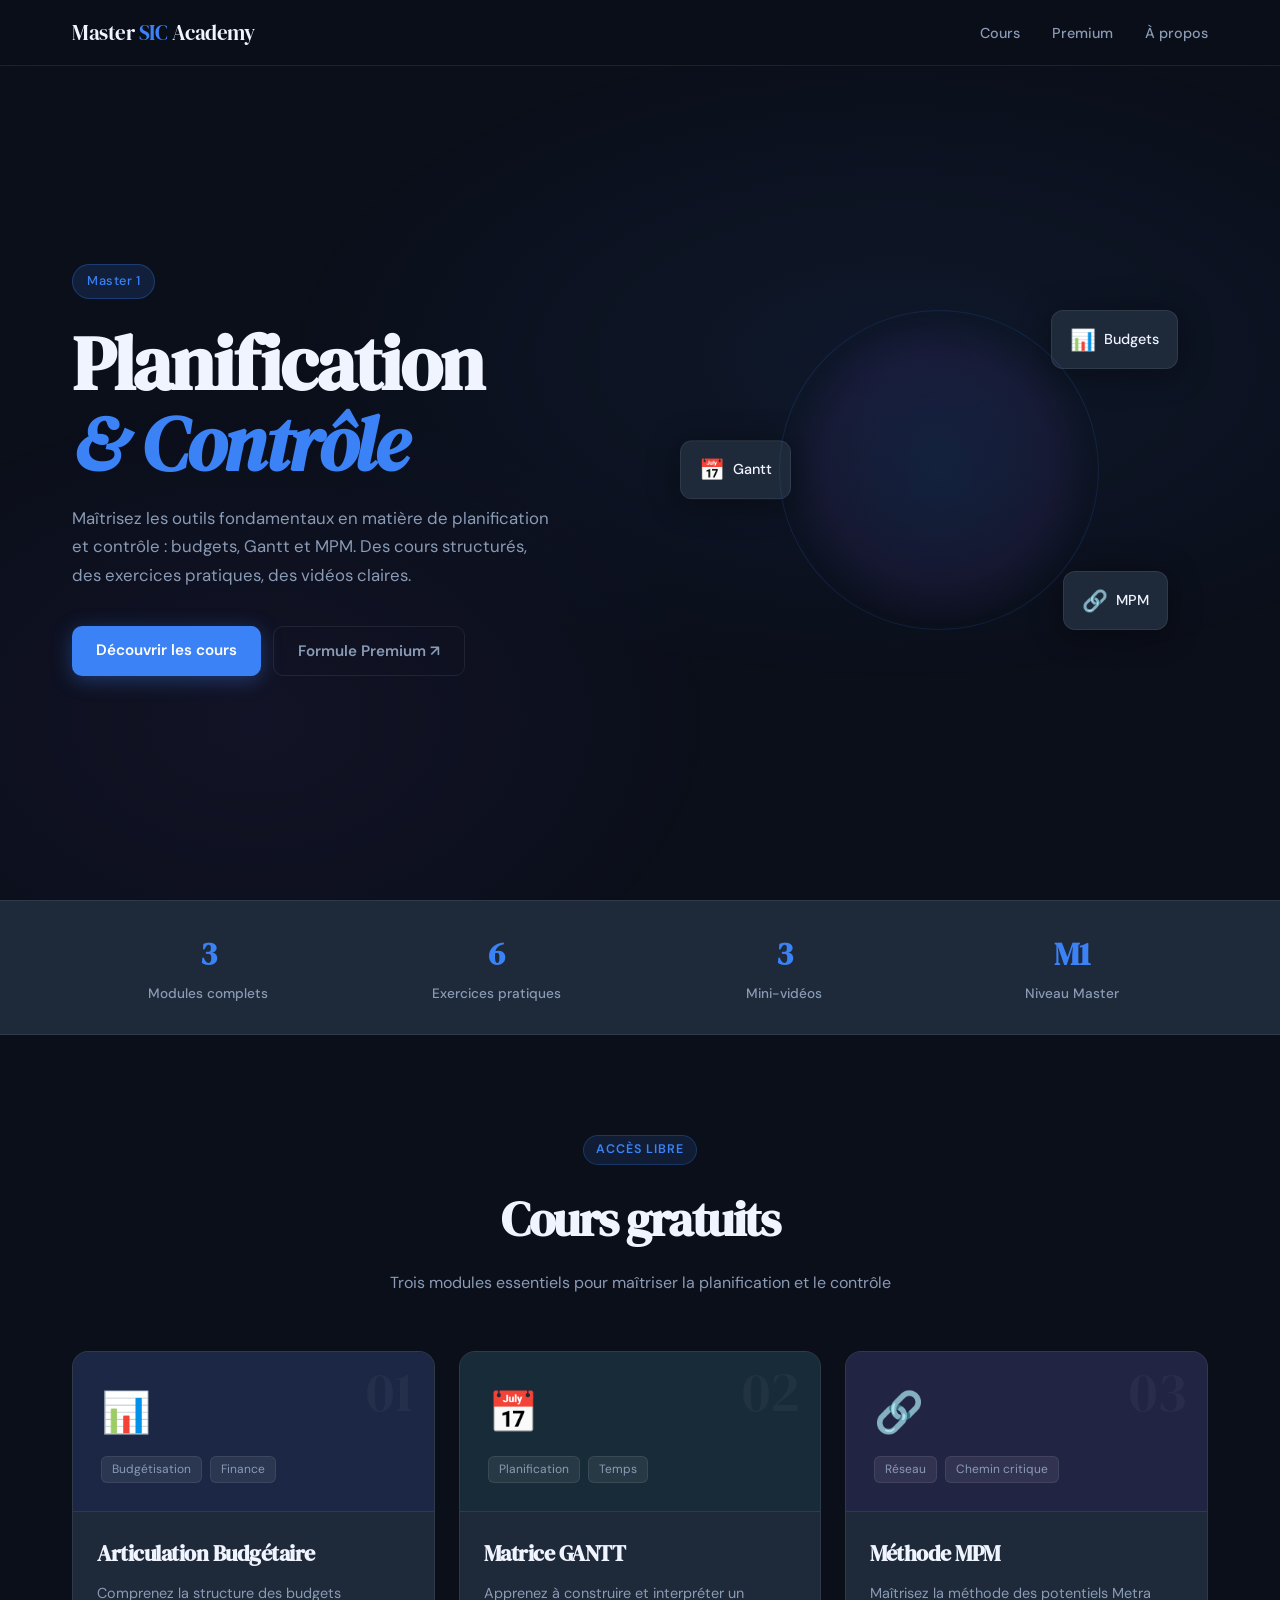
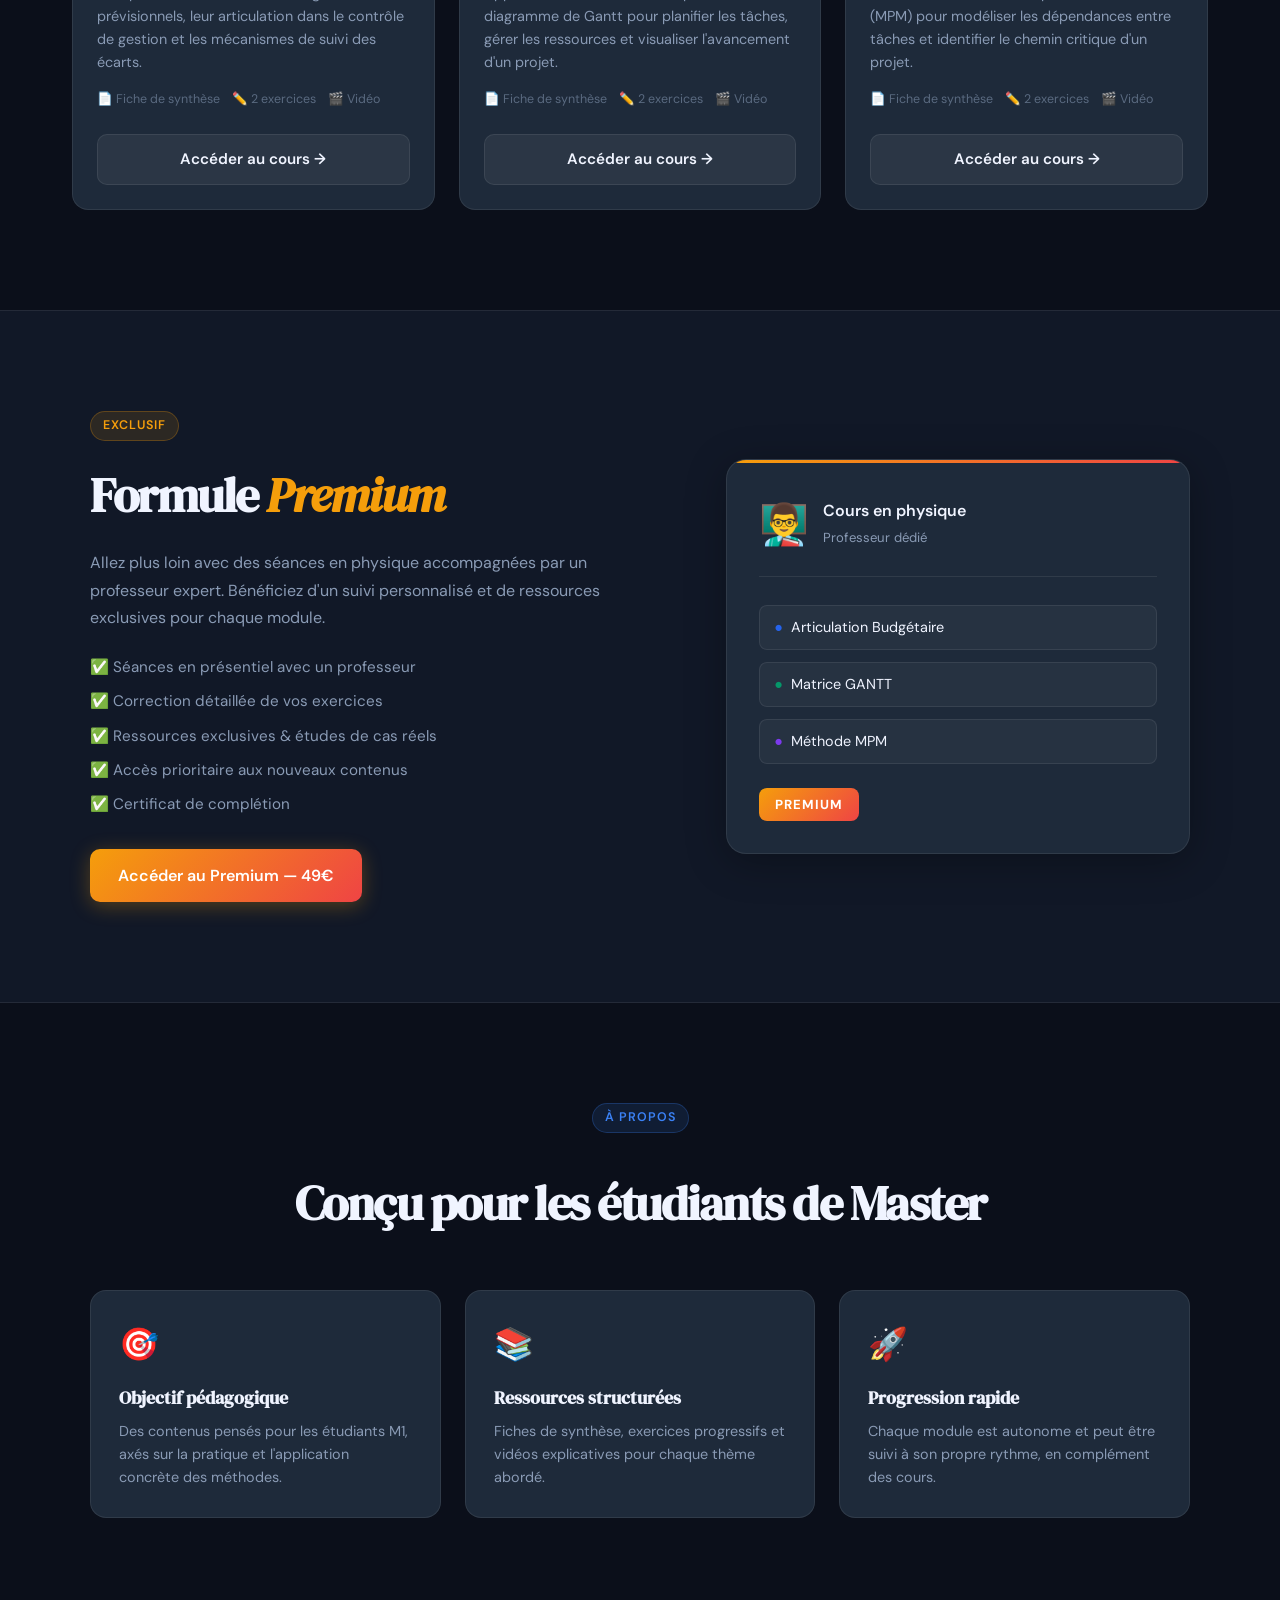
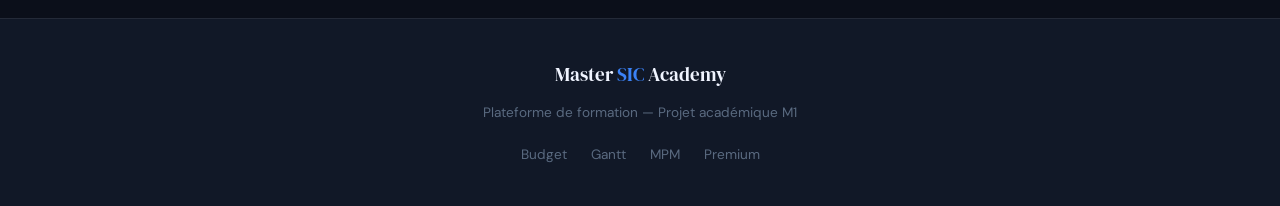
<file: index.html>
<!DOCTYPE html>
<html lang="fr">
<head>
  <meta charset="UTF-8">
  <meta name="viewport" content="width=device-width, initial-scale=1.0">
  <title>Master SIC — Planification & Contrôle</title>
  <link rel="preconnect" href="https://fonts.googleapis.com">
  <link href="https://fonts.googleapis.com/css2?family=DM+Serif+Display:ital@0;1&family=DM+Sans:wght@300;400;500;600&display=swap" rel="stylesheet">
  <link rel="stylesheet" href="style.css">
</head>
<body>
 
  <nav class="navbar">
    <div class="nav-inner">
      <a href="index.html" class="logo">Master<span> SIC</span> Academy</a>
      <ul class="nav-links">
        <li><a href="#cours">Cours</a></li>
        <li><a href="#premium">Premium</a></li>
        <li><a href="#apropos">À propos</a></li>
      </ul>
    </div>
  </nav>
 
  <header class="hero">
    <div class="hero-bg"></div>
    <div class="hero-content">
      <span class="hero-badge">Master 1</span>
      <h1>Planification<br><em>& Contrôle</em></h1>
      <p class="hero-sub">Maîtrisez les outils fondamentaux en matière de planification et contrôle : budgets, Gantt et MPM. Des cours structurés, des exercices pratiques, des vidéos claires.</p>
      <div class="hero-cta">
        <a href="#cours" class="btn btn-primary">Découvrir les cours</a>
        <a href="#premium" class="btn btn-ghost">Formule Premium ↗</a>
      </div>
    </div>
    <div class="hero-visual">
      <div class="floating-card card-1">
        <span class="card-icon">📊</span>
        <span>Budgets</span>
      </div>
      <div class="floating-card card-2">
        <span class="card-icon">📅</span>
        <span>Gantt</span>
      </div>
      <div class="floating-card card-3">
        <span class="card-icon">🔗</span>
        <span>MPM</span>
      </div>
      <div class="hero-orb"></div>
    </div>
  </header>
 
  <section class="stats-bar">
    <div class="stats-inner">
      <div class="stat"><strong>3</strong><span>Modules complets</span></div>
      <div class="stat"><strong>6</strong><span>Exercices pratiques</span></div>
      <div class="stat"><strong>3</strong><span>Mini-vidéos</span></div>
      <div class="stat"><strong>M1</strong><span>Niveau Master</span></div>
    </div>
  </section>
 
  <section id="cours" class="courses-section">
    <div class="section-header">
      <span class="section-tag">Accès libre</span>
      <h2>Cours gratuits</h2>
      <p>Trois modules essentiels pour maîtriser la planification et le contrôle</p>
    </div>
 
    <div class="courses-grid">
 
      <article class="course-card">
        <div class="course-card-top" style="--accent:#2563EB">
          <div class="course-number">01</div>
          <div class="course-icon">📊</div>
          <div class="course-tags">
            <span>Budgétisation</span>
            <span>Finance</span>
          </div>
        </div>
        <div class="course-card-body">
          <h3>Articulation Budgétaire</h3>
          <p>Comprenez la structure des budgets prévisionnels, leur articulation dans le contrôle de gestion et les mécanismes de suivi des écarts.</p>
          <div class="course-meta">
            <span>📄 Fiche de synthèse</span>
            <span>✏️ 2 exercices</span>
            <span>🎬 Vidéo</span>
          </div>
          <a href="cours-budget.html" class="btn btn-course">Accéder au cours →</a>
        </div>
      </article>
 
      <article class="course-card">
        <div class="course-card-top" style="--accent:#059669">
          <div class="course-number">02</div>
          <div class="course-icon">📅</div>
          <div class="course-tags">
            <span>Planification</span>
            <span>Temps</span>
          </div>
        </div>
        <div class="course-card-body">
          <h3>Matrice GANTT</h3>
          <p>Apprenez à construire et interpréter un diagramme de Gantt pour planifier les tâches, gérer les ressources et visualiser l'avancement d'un projet.</p>
          <div class="course-meta">
            <span>📄 Fiche de synthèse</span>
            <span>✏️ 2 exercices</span>
            <span>🎬 Vidéo</span>
          </div>
          <a href="cours-gantt.html" class="btn btn-course">Accéder au cours →</a>
        </div>
      </article>
 
      <article class="course-card">
        <div class="course-card-top" style="--accent:#7C3AED">
          <div class="course-number">03</div>
          <div class="course-icon">🔗</div>
          <div class="course-tags">
            <span>Réseau</span>
            <span>Chemin critique</span>
          </div>
        </div>
        <div class="course-card-body">
          <h3>Méthode MPM</h3>
          <p>Maîtrisez la méthode des potentiels Metra (MPM) pour modéliser les dépendances entre tâches et identifier le chemin critique d'un projet.</p>
          <div class="course-meta">
            <span>📄 Fiche de synthèse</span>
            <span>✏️ 2 exercices</span>
            <span>🎬 Vidéo</span>
          </div>
          <a href="cours-mpm.html" class="btn btn-course">Accéder au cours →</a>
        </div>
      </article>
 
    </div>
  </section>
 
  <section id="premium" class="premium-section">
    <div class="premium-inner">
      <div class="premium-text">
        <span class="section-tag premium-tag">Exclusif</span>
        <h2>Formule <em>Premium</em></h2>
        <p>Allez plus loin avec des séances en physique accompagnées par un professeur expert. Bénéficiez d'un suivi personnalisé et de ressources exclusives pour chaque module.</p>
        <ul class="premium-features">
          <li>✅ Séances en présentiel avec un professeur</li>
          <li>✅ Correction détaillée de vos exercices</li>
          <li>✅ Ressources exclusives & études de cas réels</li>
          <li>✅ Accès prioritaire aux nouveaux contenus</li>
          <li>✅ Certificat de complétion</li>
        </ul>
        <a href="paiement.html" class="btn btn-premium">Accéder au Premium — 49€</a>
      </div>
      <div class="premium-visual">
        <div class="premium-card">
          <div class="pc-header">
            <span>👨‍🏫</span>
            <div>
              <strong>Cours en physique</strong>
              <small>Professeur dédié</small>
            </div>
          </div>
          <div class="pc-modules">
            <div class="pc-module"><span style="color:#2563EB">●</span> Articulation Budgétaire</div>
            <div class="pc-module"><span style="color:#059669">●</span> Matrice GANTT</div>
            <div class="pc-module"><span style="color:#7C3AED">●</span> Méthode MPM</div>
          </div>
          <div class="pc-badge">Premium</div>
        </div>
      </div>
    </div>
  </section>
 
  <section id="apropos" class="about-section">
    <div class="about-inner">
      <span class="section-tag">À propos</span>
      <h2>Conçu pour les étudiants de Master</h2>
      <div class="about-grid">
        <div class="about-card">
          <span class="about-icon">🎯</span>
          <h4>Objectif pédagogique</h4>
          <p>Des contenus pensés pour les étudiants M1, axés sur la pratique et l'application concrète des méthodes.</p>
        </div>
        <div class="about-card">
          <span class="about-icon">📚</span>
          <h4>Ressources structurées</h4>
          <p>Fiches de synthèse, exercices progressifs et vidéos explicatives pour chaque thème abordé.</p>
        </div>
        <div class="about-card">
          <span class="about-icon">🚀</span>
          <h4>Progression rapide</h4>
          <p>Chaque module est autonome et peut être suivi à son propre rythme, en complément des cours.</p>
        </div>
      </div>
    </div>
  </section>
 
  <footer class="footer">
    <div class="footer-inner">
      <div class="footer-logo">Master<span> SIC</span> Academy</div>
      <p>Plateforme de formation — Projet académique M1</p>
      <div class="footer-links">
        <a href="cours-budget.html">Budget</a>
        <a href="cours-gantt.html">Gantt</a>
        <a href="cours-mpm.html">MPM</a>
        <a href="paiement.html">Premium</a>
      </div>
    </div>
  </footer>
 
</body>
</html>
</file>
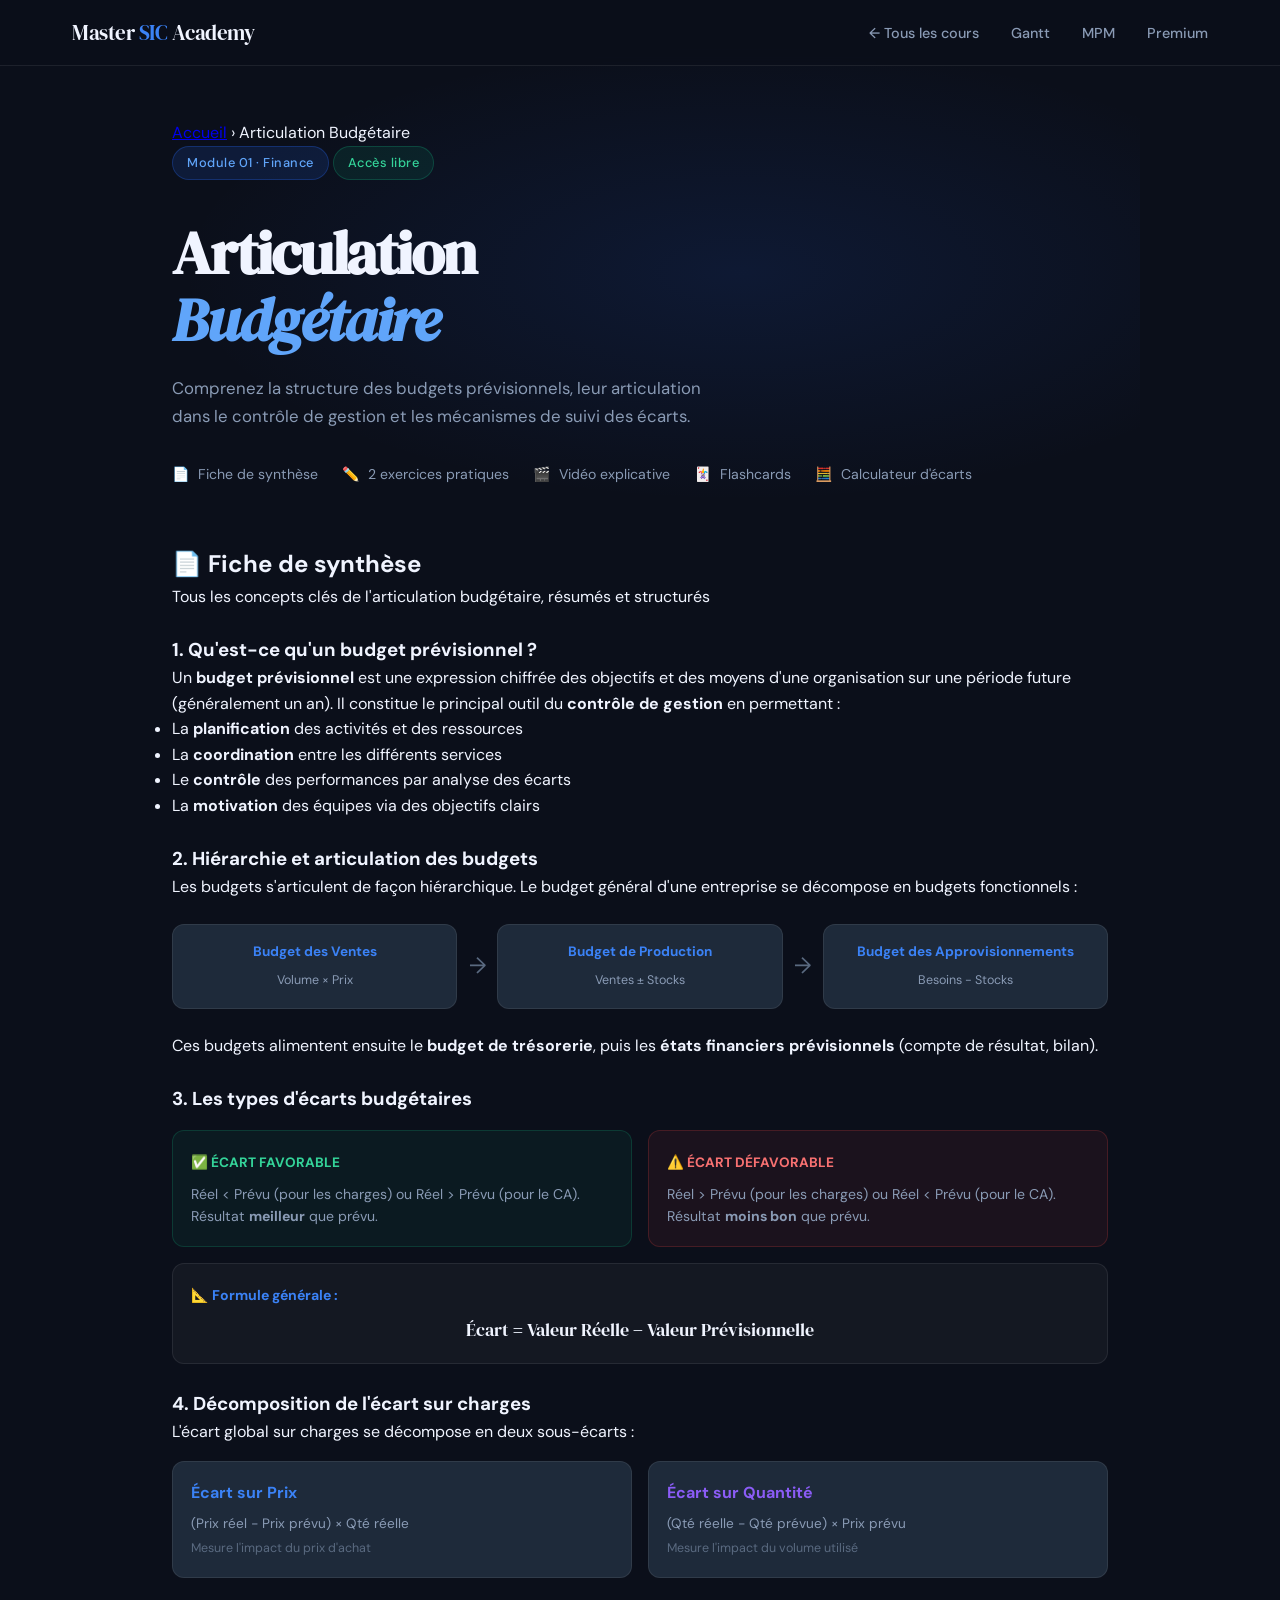
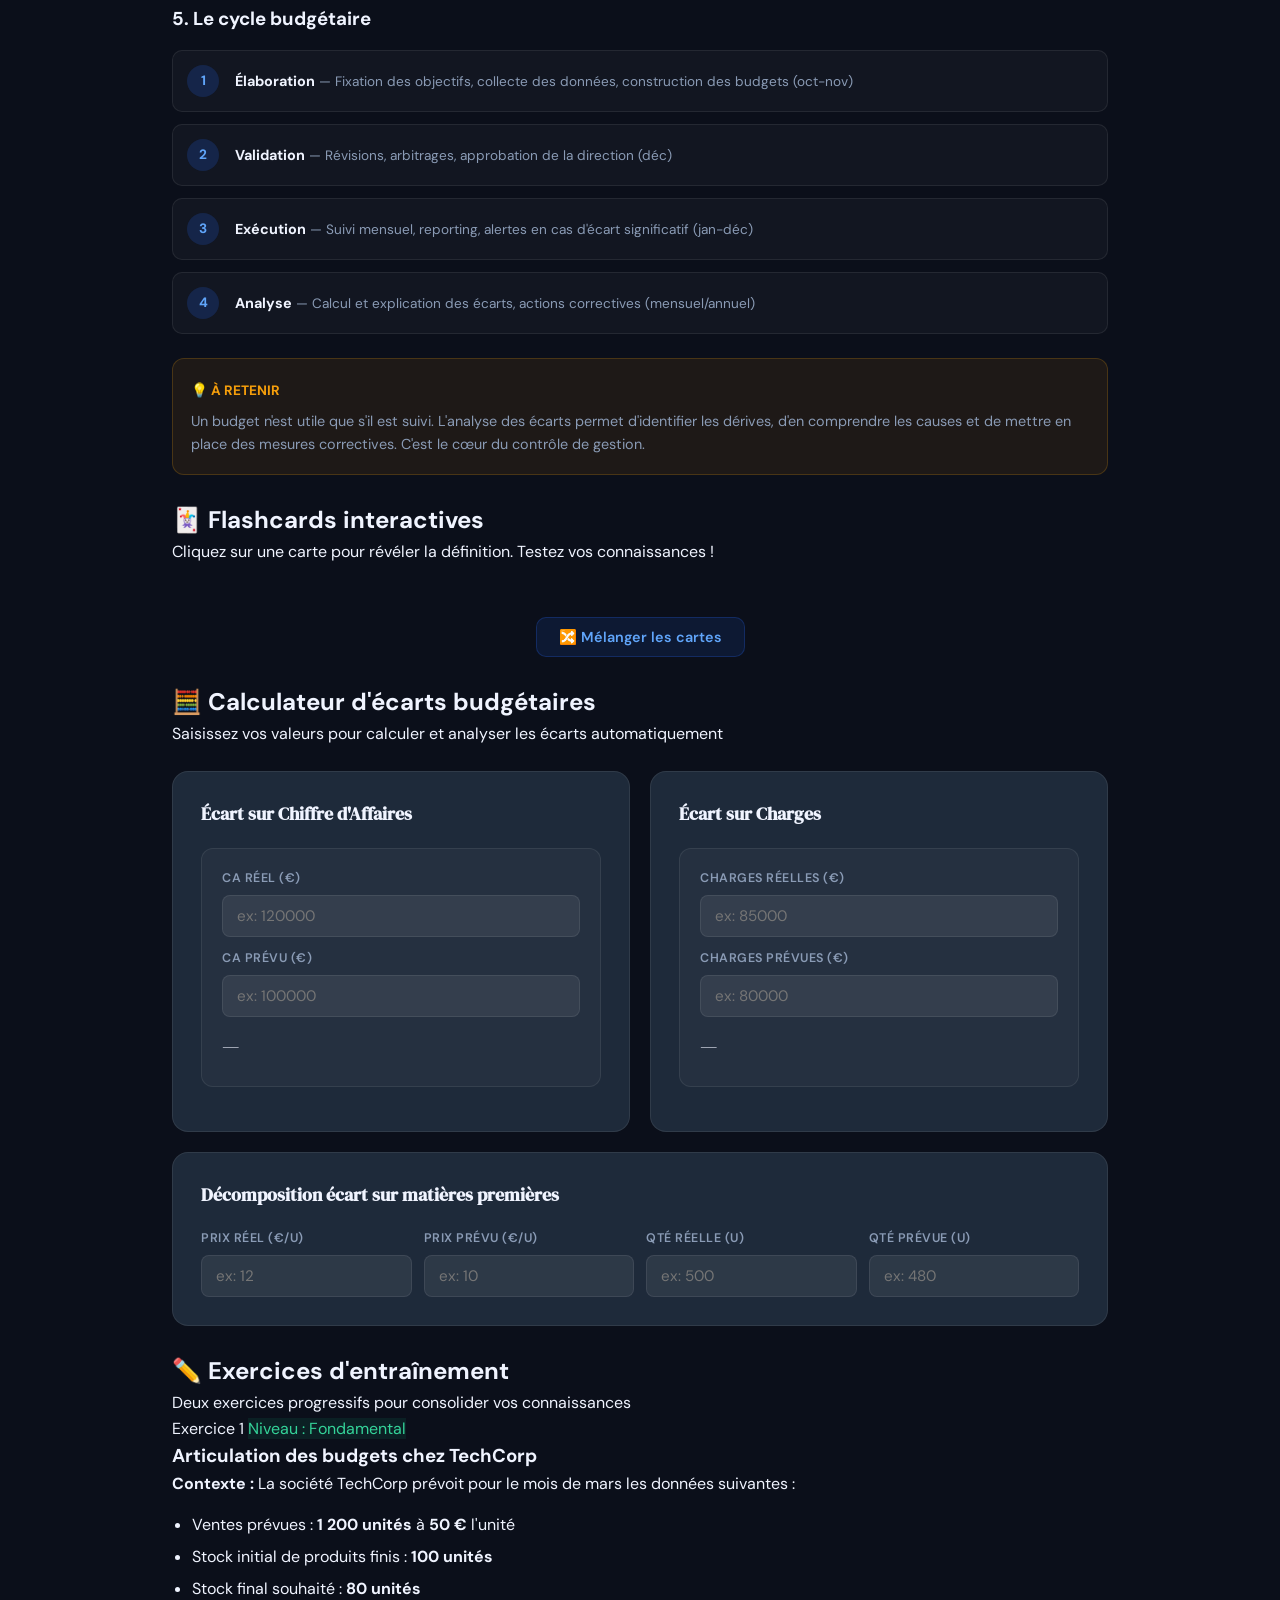
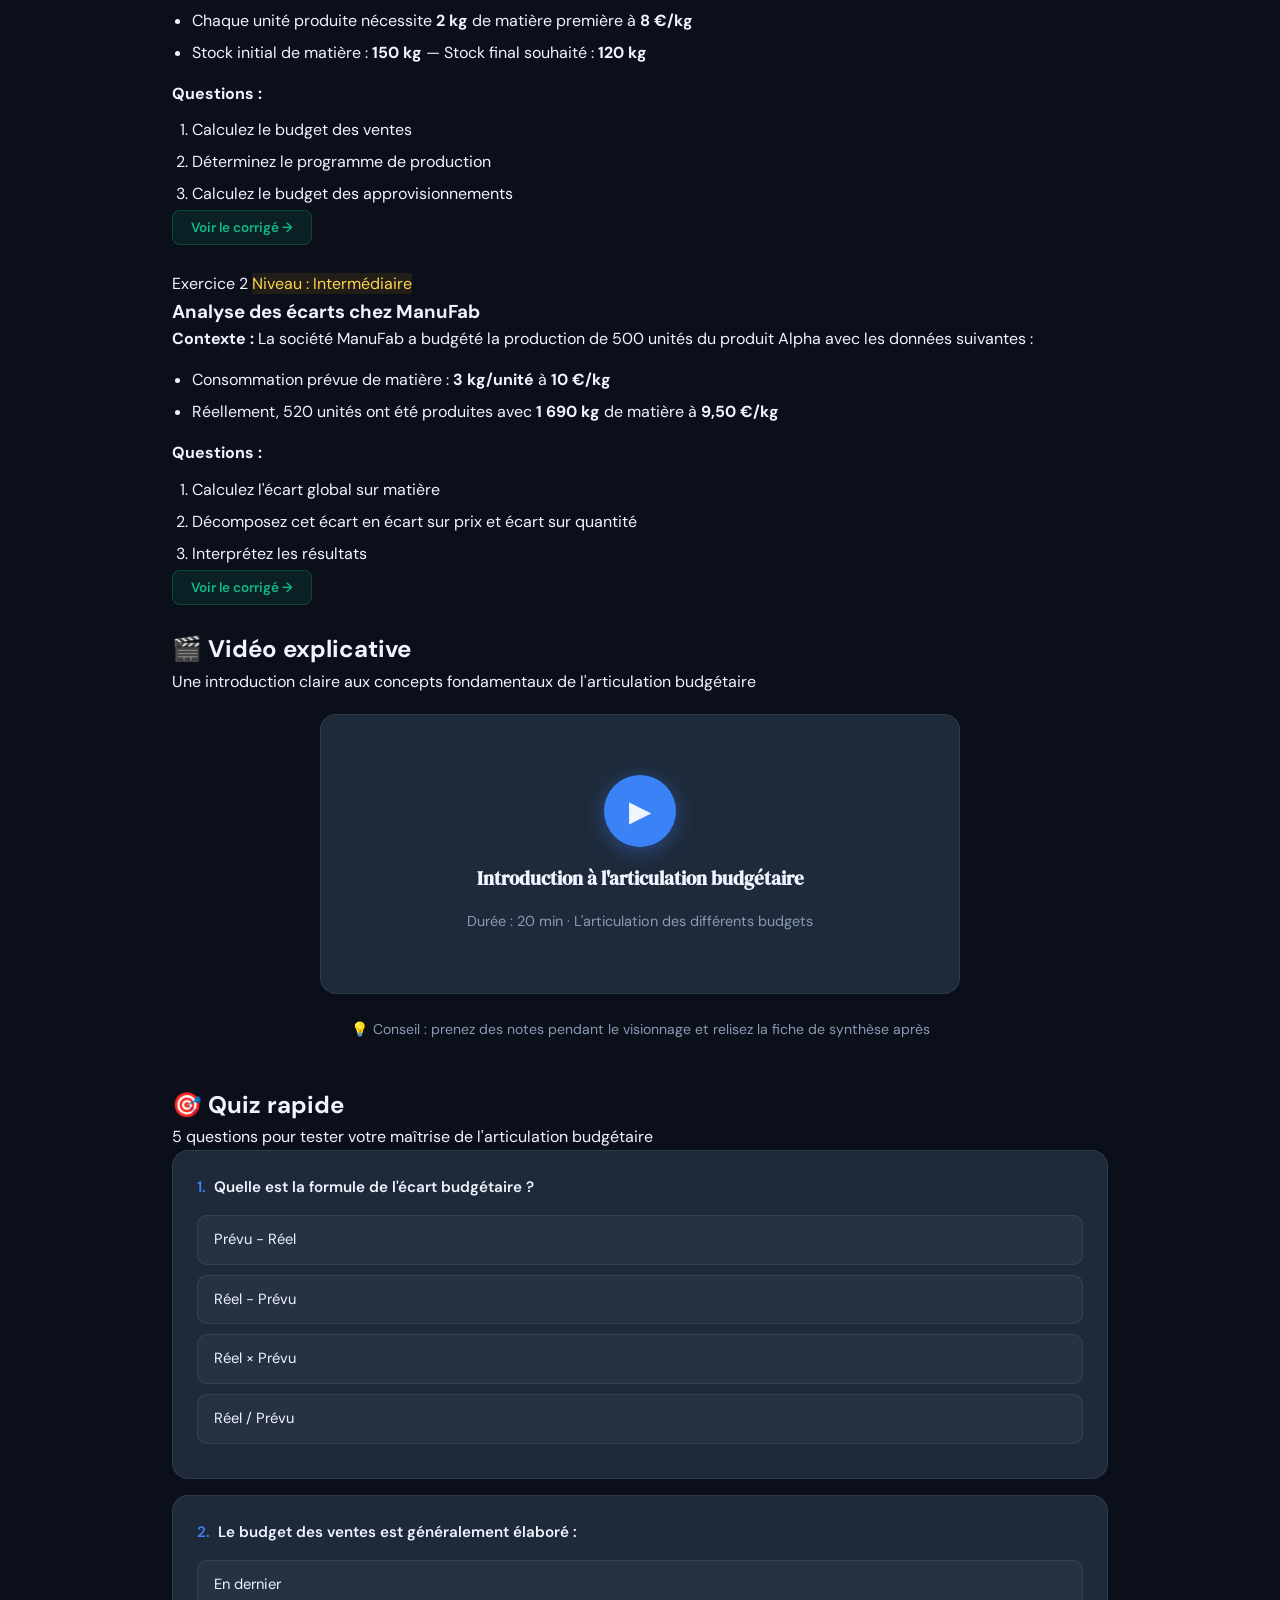
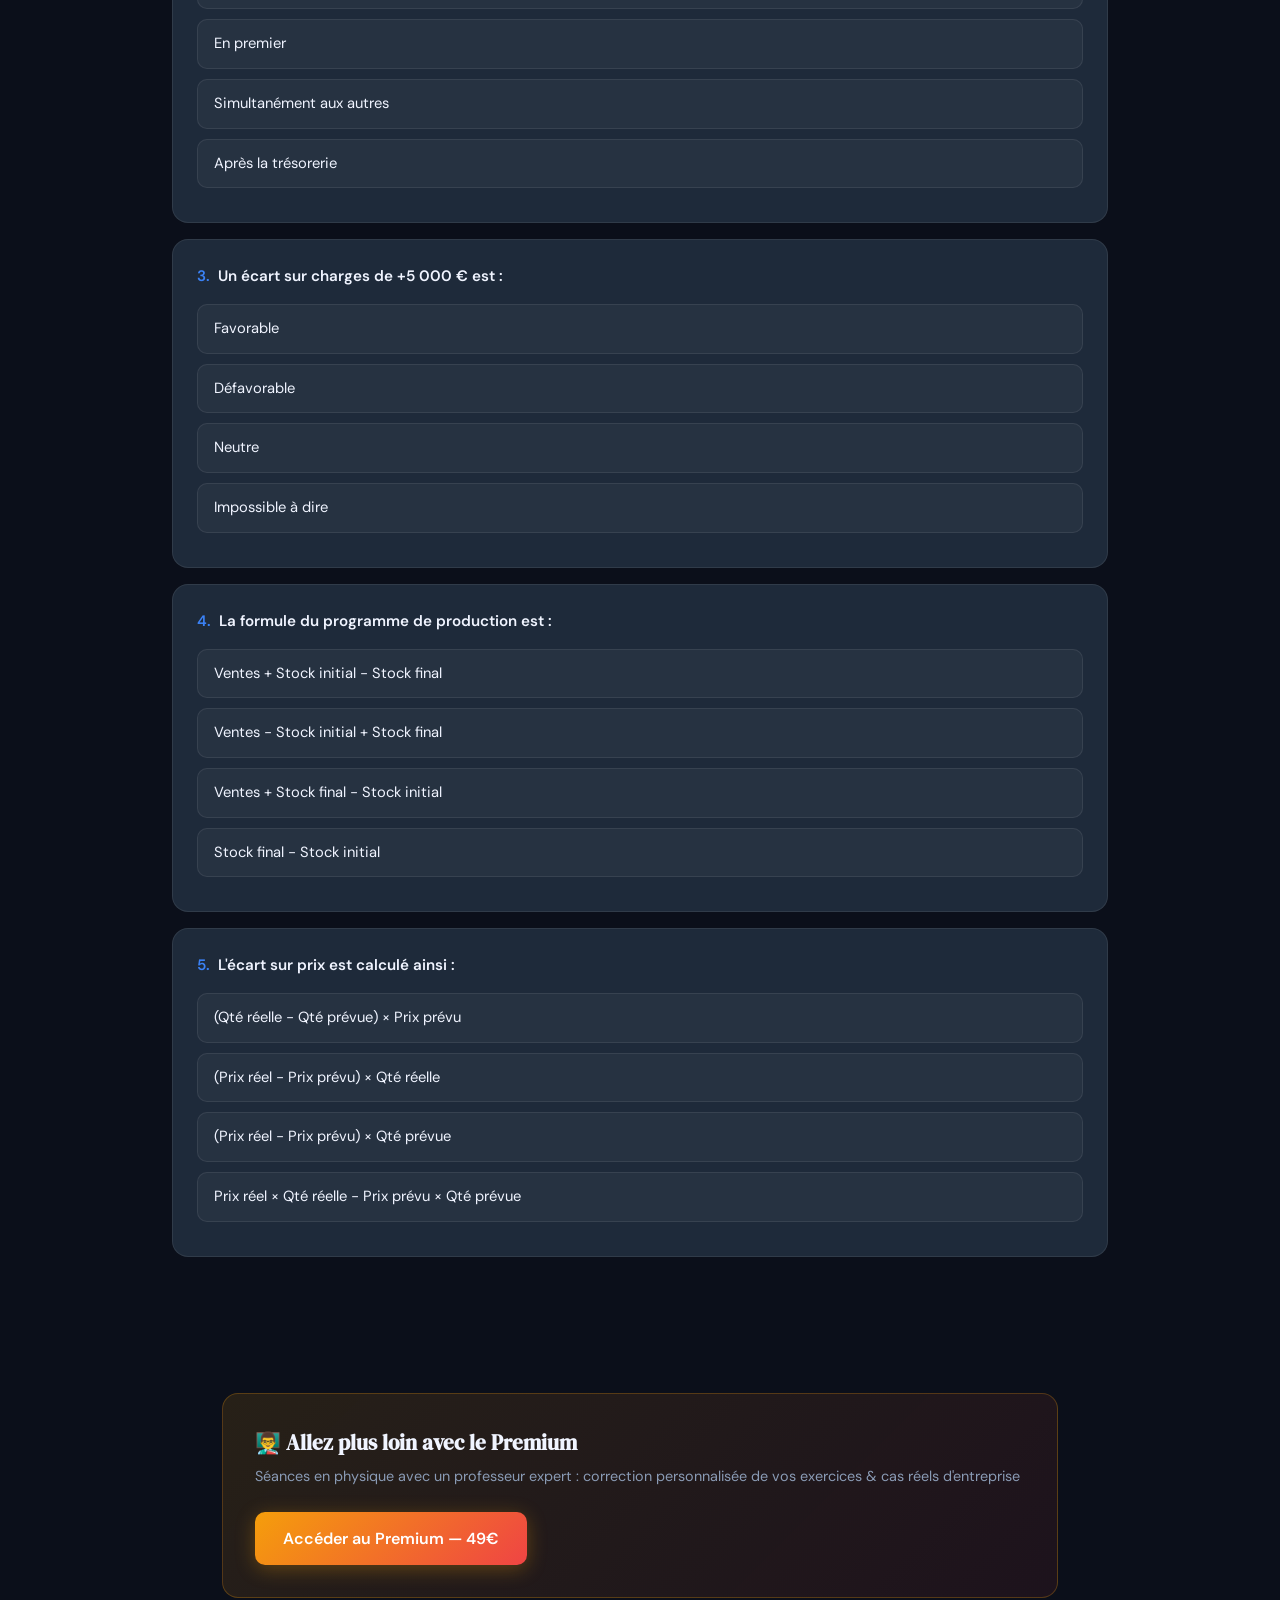
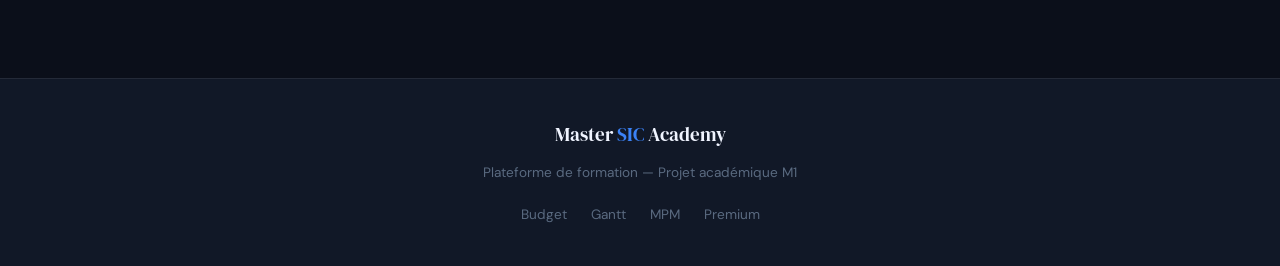
<file: cours-budget.html>
<!DOCTYPE html>
<html lang="fr">
<head>
  <meta charset="UTF-8">
  <meta name="viewport" content="width=device-width, initial-scale=1.0">
  <title>Articulation Budgétaire — Master SIC Academy</title>
  <link rel="preconnect" href="https://fonts.googleapis.com">
  <link href="https://fonts.googleapis.com/css2?family=DM+Serif+Display:ital@0;1&family=DM+Sans:wght@300;400;500;600&display=swap" rel="stylesheet">
  <link rel="stylesheet" href="style.css">
  <style>
    .course-accent { --ca: #2563EB; --ca-rgb: 37,99,235; --ca-glow: rgba(37,99,235,0.3); }
    .progress-ring { transition: stroke-dashoffset 1s ease; }
    .quiz-option { cursor: pointer; background: rgba(255,255,255,0.04); border: 1px solid var(--border); border-radius: 10px; padding: 12px 16px; margin-bottom: 10px; transition: all 0.2s; font-size: 0.92rem; }
    .quiz-option:hover { border-color: rgba(37,99,235,0.4); background: rgba(37,99,235,0.06); }
    .quiz-option.correct { border-color: #10B981; background: rgba(16,185,129,0.1); color: #10B981; }
    .quiz-option.wrong { border-color: #EF4444; background: rgba(239,68,68,0.1); color: #EF4444; }
    .quiz-option.disabled { pointer-events: none; opacity: 0.6; }
    .flashcard { perspective: 600px; cursor: pointer; }
    .flashcard-inner { position: relative; width: 100%; min-height: 140px; transition: transform 0.5s; transform-style: preserve-3d; }
    .flashcard.flipped .flashcard-inner { transform: rotateY(180deg); }
    .flashcard-front, .flashcard-back { position: absolute; inset: 0; backface-visibility: hidden; border-radius: 12px; padding: 24px; display: flex; align-items: center; justify-content: center; text-align: center; }
    .flashcard-front { background: var(--surface); border: 1px solid var(--border); }
    .flashcard-back { background: rgba(37,99,235,0.1); border: 1px solid rgba(37,99,235,0.3); transform: rotateY(180deg); }
    .flashcard-back p { color: var(--text); font-size: 0.92rem; line-height: 1.6; }
    .flashcard-front p { color: var(--text-muted); font-weight: 600; }
    .fc-hint { font-size: 0.75rem; color: var(--text-dim); margin-top: 8px; }
    .progress-bar-container { background: rgba(255,255,255,0.06); border-radius: 100px; height: 6px; margin-bottom: 32px; overflow: hidden; }
    .progress-bar-fill { height: 100%; background: linear-gradient(90deg, #2563EB, #8B5CF6); border-radius: 100px; transition: width 0.5s ease; }
    .schéma-budget { display: grid; grid-template-columns: 1fr 40px 1fr 40px 1fr; align-items: center; gap: 0; margin: 24px 0; }
    .schema-box { background: var(--surface); border: 1px solid var(--border); border-radius: 12px; padding: 16px; text-align: center; }
    .schema-box strong { display: block; font-size: 0.85rem; color: var(--accent-blue); margin-bottom: 4px; }
    .schema-box span { font-size: 0.78rem; color: var(--text-muted); }
    .schema-arrow { text-align: center; font-size: 1.4rem; color: var(--text-dim); }
    .ecart-calc { background: rgba(255,255,255,0.03); border: 1px solid var(--border); border-radius: 12px; padding: 20px; margin: 16px 0; }
    .ecart-calc input[type=number] { background: rgba(255,255,255,0.07); border: 1px solid var(--border); border-radius: 8px; padding: 8px 12px; color: var(--text); font-family: 'DM Sans', sans-serif; font-size: 0.95rem; width: 120px; outline: none; transition: border-color 0.2s; }
    .ecart-calc input:focus { border-color: rgba(37,99,235,0.5); }
    .ecart-result { font-family: 'DM Serif Display', serif; font-size: 1.3rem; margin-top: 12px; min-height: 32px; }
    .favorable { color: #10B981; }
    .defavorable { color: #EF4444; }
    @media (max-width: 600px) { .schéma-budget { grid-template-columns: 1fr; } .schema-arrow { transform: rotate(90deg); } }
  </style>
</head>
<body class="course-accent">

  <nav class="navbar">
    <div class="nav-inner">
      <a href="index.html" class="logo">Master<span> SIC</span> Academy</a>
      <ul class="nav-links">
        <li><a href="index.html#cours">← Tous les cours</a></li>
        <li><a href="cours-gantt.html">Gantt</a></li>
        <li><a href="cours-mpm.html">MPM</a></li>
        <li><a href="paiement.html">Premium</a></li>
      </ul>
    </div>
  </nav>

  <!-- HERO COURS -->
  <header class="course-hero" style="background: radial-gradient(ellipse 80% 60% at 60% 50%, rgba(37,99,235,0.12) 0%, transparent 70%);">
    <div class="course-hero-inner">
      <div class="course-breadcrumb">
        <a href="index.html">Accueil</a>
        <span>›</span>
        <span>Articulation Budgétaire</span>
      </div>
      <div class="course-header-badges">
        <span class="hero-badge" style="background:rgba(37,99,235,0.15);border-color:rgba(37,99,235,0.3);color:#60A5FA">Module 01 · Finance</span>
        <span class="hero-badge" style="background:rgba(16,185,129,0.1);border-color:rgba(16,185,129,0.25);color:#34D399">Accès libre</span>
      </div>
      <h1 style="font-family:'DM Serif Display',serif;font-size:clamp(2.2rem,5vw,3.8rem);letter-spacing:-2px;line-height:1.1;margin:16px 0 20px">Articulation<br><em style="color:#60A5FA">Budgétaire</em></h1>
      <p style="color:var(--text-muted);font-size:1.05rem;line-height:1.7;max-width:560px;margin-bottom:32px">Comprenez la structure des budgets prévisionnels, leur articulation dans le contrôle de gestion et les mécanismes de suivi des écarts.</p>
      <div style="display:flex;gap:24px;flex-wrap:wrap">
        <div style="display:flex;align-items:center;gap:8px;font-size:0.88rem;color:var(--text-muted)">📄 <span>Fiche de synthèse</span></div>
        <div style="display:flex;align-items:center;gap:8px;font-size:0.88rem;color:var(--text-muted)">✏️ <span>2 exercices pratiques</span></div>
        <div style="display:flex;align-items:center;gap:8px;font-size:0.88rem;color:var(--text-muted)">🎬 <span>Vidéo explicative</span></div>
        <div style="display:flex;align-items:center;gap:8px;font-size:0.88rem;color:var(--text-muted)">🃏 <span>Flashcards</span></div>
        <div style="display:flex;align-items:center;gap:8px;font-size:0.88rem;color:var(--text-muted)">🧮 <span>Calculateur d'écarts</span></div>
      </div>
    </div>
  </header>

  <!-- TABS -->
  <div class="course-page">

    <div class="course-content">

      <!-- FICHE DE SYNTHÈSE -->
      <div class="tab-content active" id="tab-fiche">
        <div class="fiche-header">
          <h2>📄 Fiche de synthèse</h2>
          <p>Tous les concepts clés de l'articulation budgétaire, résumés et structurés</p>
        </div>
        <br>
        <div class="fiche-section">
          <h3><span class="fiche-num">1. </span>Qu'est-ce qu'un budget prévisionnel ?</h3>
          <p>Un <strong>budget prévisionnel</strong> est une expression chiffrée des objectifs et des moyens d'une organisation sur une période future (généralement un an). Il constitue le principal outil du <strong>contrôle de gestion</strong> en permettant :</p>
          <ul class="fiche-list">
            <li>La <strong>planification</strong> des activités et des ressources</li>
            <li>La <strong>coordination</strong> entre les différents services</li>
            <li>Le <strong>contrôle</strong> des performances par analyse des écarts</li>
            <li>La <strong>motivation</strong> des équipes via des objectifs clairs</li>
          </ul>
        </div>
        <br>
        <div class="fiche-section">
          <h3><span class="fiche-num">2. </span>Hiérarchie et articulation des budgets</h3>
          <p>Les budgets s'articulent de façon hiérarchique. Le budget général d'une entreprise se décompose en budgets fonctionnels :</p>
          <div class="schéma-budget">
            <div class="schema-box"><strong>Budget des Ventes</strong><span>Volume × Prix</span></div>
            <div class="schema-arrow">→</div>
            <div class="schema-box"><strong>Budget de Production</strong><span>Ventes ± Stocks</span></div>
            <div class="schema-arrow">→</div>
            <div class="schema-box"><strong>Budget des Approvisionnements</strong><span>Besoins - Stocks</span></div>
          </div>
          <p style="margin-top:12px">Ces budgets alimentent ensuite le <strong>budget de trésorerie</strong>, puis les <strong>états financiers prévisionnels</strong> (compte de résultat, bilan).</p>
        </div>
        <br>
        <div class="fiche-section">
          <h3><span class="fiche-num">3. </span>Les types d'écarts budgétaires</h3>
          <div style="display:grid;grid-template-columns:1fr 1fr;gap:16px;margin-top:16px">
            <div style="background:rgba(16,185,129,0.07);border:1px solid rgba(16,185,129,0.2);border-radius:12px;padding:18px">
              <strong style="color:#34D399;font-size:0.85rem">✅ ÉCART FAVORABLE</strong>
              <p style="margin-top:8px;font-size:0.88rem;color:var(--text-muted)">Réel &lt; Prévu (pour les charges) ou Réel &gt; Prévu (pour le CA). Résultat <strong>meilleur</strong> que prévu.</p>
            </div>
            <div style="background:rgba(239,68,68,0.07);border:1px solid rgba(239,68,68,0.2);border-radius:12px;padding:18px">
              <strong style="color:#F87171;font-size:0.85rem">⚠️ ÉCART DÉFAVORABLE</strong>
              <p style="margin-top:8px;font-size:0.88rem;color:var(--text-muted)">Réel &gt; Prévu (pour les charges) ou Réel &lt; Prévu (pour le CA). Résultat <strong>moins bon</strong> que prévu.</p>
            </div>
          </div>
          <div style="background:rgba(255,255,255,0.04);border:1px solid var(--border);border-radius:12px;padding:18px;margin-top:16px">
            <strong style="font-size:0.88rem;color:var(--accent-blue)">📐 Formule générale :</strong>
            <p style="font-family:'DM Serif Display',serif;font-size:1.15rem;margin-top:8px;text-align:center">Écart = Valeur Réelle − Valeur Prévisionnelle</p>
          </div>
        </div>
        <br>
        <div class="fiche-section">
          <h3><span class="fiche-num">4. </span>Décomposition de l'écart sur charges</h3>
          <p>L'écart global sur charges se décompose en deux sous-écarts :</p>
          <div style="display:grid;grid-template-columns:1fr 1fr;gap:16px;margin-top:16px">
            <div style="background:var(--surface);border:1px solid var(--border);border-radius:12px;padding:18px">
              <strong style="color:var(--accent-blue)">Écart sur Prix</strong>
              <p style="margin-top:8px;font-size:0.85rem;color:var(--text-muted)">(Prix réel − Prix prévu) × Qté réelle</p>
              <p style="margin-top:4px;font-size:0.78rem;color:var(--text-dim)">Mesure l'impact du prix d'achat</p>
            </div>
            <div style="background:var(--surface);border:1px solid var(--border);border-radius:12px;padding:18px">
              <strong style="color:var(--accent-purple)">Écart sur Quantité</strong>
              <p style="margin-top:8px;font-size:0.85rem;color:var(--text-muted)">(Qté réelle − Qté prévue) × Prix prévu</p>
              <p style="margin-top:4px;font-size:0.78rem;color:var(--text-dim)">Mesure l'impact du volume utilisé</p>
            </div>
          </div>
        </div>
        <br>
        <div class="fiche-section">
          <h3><span class="fiche-num">5. </span>Le cycle budgétaire</h3>
          <div style="display:flex;flex-direction:column;gap:12px;margin-top:16px">
            <div style="display:flex;align-items:center;gap:16px;padding:14px;background:rgba(255,255,255,0.03);border-radius:10px;border:1px solid var(--border)">
              <span style="width:32px;height:32px;background:rgba(37,99,235,0.2);border-radius:50%;display:flex;align-items:center;justify-content:center;font-weight:700;color:#60A5FA;flex-shrink:0;font-size:0.85rem">1</span>
              <div><strong style="font-size:0.9rem">Élaboration</strong> <span style="color:var(--text-muted);font-size:0.85rem">— Fixation des objectifs, collecte des données, construction des budgets (oct-nov)</span></div>
            </div>
            <div style="display:flex;align-items:center;gap:16px;padding:14px;background:rgba(255,255,255,0.03);border-radius:10px;border:1px solid var(--border)">
              <span style="width:32px;height:32px;background:rgba(37,99,235,0.2);border-radius:50%;display:flex;align-items:center;justify-content:center;font-weight:700;color:#60A5FA;flex-shrink:0;font-size:0.85rem">2</span>
              <div><strong style="font-size:0.9rem">Validation</strong> <span style="color:var(--text-muted);font-size:0.85rem">— Révisions, arbitrages, approbation de la direction (déc)</span></div>
            </div>
            <div style="display:flex;align-items:center;gap:16px;padding:14px;background:rgba(255,255,255,0.03);border-radius:10px;border:1px solid var(--border)">
              <span style="width:32px;height:32px;background:rgba(37,99,235,0.2);border-radius:50%;display:flex;align-items:center;justify-content:center;font-weight:700;color:#60A5FA;flex-shrink:0;font-size:0.85rem">3</span>
              <div><strong style="font-size:0.9rem">Exécution</strong> <span style="color:var(--text-muted);font-size:0.85rem">— Suivi mensuel, reporting, alertes en cas d'écart significatif (jan-déc)</span></div>
            </div>
            <div style="display:flex;align-items:center;gap:16px;padding:14px;background:rgba(255,255,255,0.03);border-radius:10px;border:1px solid var(--border)">
              <span style="width:32px;height:32px;background:rgba(37,99,235,0.2);border-radius:50%;display:flex;align-items:center;justify-content:center;font-weight:700;color:#60A5FA;flex-shrink:0;font-size:0.85rem">4</span>
              <div><strong style="font-size:0.9rem">Analyse</strong> <span style="color:var(--text-muted);font-size:0.85rem">— Calcul et explication des écarts, actions correctives (mensuel/annuel)</span></div>
            </div>
          </div>
        </div>

        <div style="background:rgba(245,158,11,0.08);border:1px solid rgba(245,158,11,0.2);border-radius:12px;padding:18px;margin-top:24px">
          <strong style="color:var(--accent-gold);font-size:0.85rem">💡 À RETENIR</strong>
          <p style="margin-top:8px;font-size:0.9rem;color:var(--text-muted)">Un budget n'est utile que s'il est suivi. L'analyse des écarts permet d'identifier les dérives, d'en comprendre les causes et de mettre en place des mesures correctives. C'est le cœur du contrôle de gestion.</p>
        </div>
      </div>
      <br>
      <!-- FLASHCARDS -->
      <div class="tab-content" id="tab-flashcards">
        <div class="fiche-header">
          <h2>🃏 Flashcards interactives</h2>
          <p>Cliquez sur une carte pour révéler la définition. Testez vos connaissances !</p>
        </div>
        <div style="display:grid;grid-template-columns:repeat(auto-fit,minmax(260px,1fr));gap:16px;margin-top:24px" id="flashcardsGrid">
          <!-- JS generated -->
        </div>
        <div style="text-align:center;margin-top:28px">
          <button onclick="shuffleFlashcards()" style="background:rgba(37,99,235,0.12);border:1px solid rgba(37,99,235,0.25);color:#60A5FA;padding:10px 22px;border-radius:10px;font-family:'DM Sans',sans-serif;font-size:0.9rem;font-weight:600;cursor:pointer;transition:all 0.2s" onmouseover="this.style.background='rgba(37,99,235,0.2)'" onmouseout="this.style.background='rgba(37,99,235,0.12)'">🔀 Mélanger les cartes</button>
        </div>
      </div>
      <br>
      <!-- CALCULATEUR -->
      <div class="tab-content" id="tab-calculateur">
        <div class="fiche-header">
          <h2>🧮 Calculateur d'écarts budgétaires</h2>
          <p>Saisissez vos valeurs pour calculer et analyser les écarts automatiquement</p>
        </div>
        <div style="display:grid;grid-template-columns:1fr 1fr;gap:20px;margin-top:24px">
          <div style="background:var(--surface);border:1px solid var(--border);border-radius:var(--radius);padding:28px">
            <h3 style="font-family:'DM Serif Display',serif;font-size:1.1rem;margin-bottom:20px">Écart sur Chiffre d'Affaires</h3>
            <div class="ecart-calc">
              <div style="display:flex;flex-direction:column;gap:12px">
                <div>
                  <label style="font-size:0.78rem;color:var(--text-muted);font-weight:600;text-transform:uppercase;letter-spacing:0.5px;display:block;margin-bottom:6px">CA Réel (€)</label>
                  <input type="number" id="caReel" placeholder="ex: 120000" oninput="calcCA()" style="width:100%;background:rgba(255,255,255,0.07);border:1px solid var(--border);border-radius:8px;padding:10px 14px;color:var(--text);font-family:'DM Sans',sans-serif;font-size:0.95rem;outline:none">
                </div>
                <div>
                  <label style="font-size:0.78rem;color:var(--text-muted);font-weight:600;text-transform:uppercase;letter-spacing:0.5px;display:block;margin-bottom:6px">CA Prévu (€)</label>
                  <input type="number" id="caPrev" placeholder="ex: 100000" oninput="calcCA()" style="width:100%;background:rgba(255,255,255,0.07);border:1px solid var(--border);border-radius:8px;padding:10px 14px;color:var(--text);font-family:'DM Sans',sans-serif;font-size:0.95rem;outline:none">
                </div>
              </div>
              <div class="ecart-result" id="caResult">—</div>
              <div id="caInterpret" style="font-size:0.82rem;color:var(--text-dim);margin-top:4px"></div>
            </div>
          </div>
          <div style="background:var(--surface);border:1px solid var(--border);border-radius:var(--radius);padding:28px">
            <h3 style="font-family:'DM Serif Display',serif;font-size:1.1rem;margin-bottom:20px">Écart sur Charges</h3>
            <div class="ecart-calc">
              <div style="display:flex;flex-direction:column;gap:12px">
                <div>
                  <label style="font-size:0.78rem;color:var(--text-muted);font-weight:600;text-transform:uppercase;letter-spacing:0.5px;display:block;margin-bottom:6px">Charges Réelles (€)</label>
                  <input type="number" id="chargeReel" placeholder="ex: 85000" oninput="calcCharge()" style="width:100%;background:rgba(255,255,255,0.07);border:1px solid var(--border);border-radius:8px;padding:10px 14px;color:var(--text);font-family:'DM Sans',sans-serif;font-size:0.95rem;outline:none">
                </div>
                <div>
                  <label style="font-size:0.78rem;color:var(--text-muted);font-weight:600;text-transform:uppercase;letter-spacing:0.5px;display:block;margin-bottom:6px">Charges Prévues (€)</label>
                  <input type="number" id="chargePrev" placeholder="ex: 80000" oninput="calcCharge()" style="width:100%;background:rgba(255,255,255,0.07);border:1px solid var(--border);border-radius:8px;padding:10px 14px;color:var(--text);font-family:'DM Sans',sans-serif;font-size:0.95rem;outline:none">
                </div>
              </div>
              <div class="ecart-result" id="chargeResult">—</div>
              <div id="chargeInterpret" style="font-size:0.82rem;color:var(--text-dim);margin-top:4px"></div>
            </div>
          </div>
        </div>
        <div style="background:var(--surface);border:1px solid var(--border);border-radius:var(--radius);padding:28px;margin-top:20px">
          <h3 style="font-family:'DM Serif Display',serif;font-size:1.1rem;margin-bottom:20px">Décomposition écart sur matières premières</h3>
          <div style="display:grid;grid-template-columns:repeat(2,1fr) repeat(2,1fr);gap:12px">
            <div>
              <label style="font-size:0.78rem;color:var(--text-muted);font-weight:600;text-transform:uppercase;letter-spacing:0.5px;display:block;margin-bottom:6px">Prix Réel (€/u)</label>
              <input type="number" id="prixReel" placeholder="ex: 12" oninput="calcDecomp()" style="width:100%;background:rgba(255,255,255,0.07);border:1px solid var(--border);border-radius:8px;padding:10px 14px;color:var(--text);font-family:'DM Sans',sans-serif;font-size:0.95rem;outline:none">
            </div>
            <div>
              <label style="font-size:0.78rem;color:var(--text-muted);font-weight:600;text-transform:uppercase;letter-spacing:0.5px;display:block;margin-bottom:6px">Prix Prévu (€/u)</label>
              <input type="number" id="prixPrev" placeholder="ex: 10" oninput="calcDecomp()" style="width:100%;background:rgba(255,255,255,0.07);border:1px solid var(--border);border-radius:8px;padding:10px 14px;color:var(--text);font-family:'DM Sans',sans-serif;font-size:0.95rem;outline:none">
            </div>
            <div>
              <label style="font-size:0.78rem;color:var(--text-muted);font-weight:600;text-transform:uppercase;letter-spacing:0.5px;display:block;margin-bottom:6px">Qté Réelle (u)</label>
              <input type="number" id="qteReel" placeholder="ex: 500" oninput="calcDecomp()" style="width:100%;background:rgba(255,255,255,0.07);border:1px solid var(--border);border-radius:8px;padding:10px 14px;color:var(--text);font-family:'DM Sans',sans-serif;font-size:0.95rem;outline:none">
            </div>
            <div>
              <label style="font-size:0.78rem;color:var(--text-muted);font-weight:600;text-transform:uppercase;letter-spacing:0.5px;display:block;margin-bottom:6px">Qté Prévue (u)</label>
              <input type="number" id="qtePrev" placeholder="ex: 480" oninput="calcDecomp()" style="width:100%;background:rgba(255,255,255,0.07);border:1px solid var(--border);border-radius:8px;padding:10px 14px;color:var(--text);font-family:'DM Sans',sans-serif;font-size:0.95rem;outline:none">
            </div>
          </div>
          <div id="decompResult" style="display:none;margin-top:20px;padding:16px;background:rgba(255,255,255,0.03);border-radius:10px;border:1px solid var(--border)">
            <div style="display:grid;grid-template-columns:1fr 1fr 1fr;gap:12px;text-align:center">
              <div><div style="font-size:0.75rem;color:var(--text-dim);margin-bottom:4px">Écart sur Prix</div><div id="ecartPrix" class="ecart-result" style="font-size:1.1rem"></div></div>
              <div style="display:flex;align-items:center;justify-content:center;font-size:1.3rem;color:var(--text-dim)">+</div>
              <div><div style="font-size:0.75rem;color:var(--text-dim);margin-bottom:4px">Écart sur Quantité</div><div id="ecartQte" class="ecart-result" style="font-size:1.1rem"></div></div>
            </div>
            <div style="text-align:center;margin-top:12px;padding-top:12px;border-top:1px solid var(--border)">
              <div style="font-size:0.75rem;color:var(--text-dim);margin-bottom:4px">Écart Global</div>
              <div id="ecartGlobal" class="ecart-result" style="font-size:1.3rem"></div>
            </div>
          </div>
        </div>
      </div>
      <br>
      <!-- EXERCICES -->
      <div class="tab-content" id="tab-exercices">
        <div class="fiche-header">
          <h2>✏️ Exercices d'entraînement</h2>
          <p>Deux exercices progressifs pour consolider vos connaissances</p>
        </div>

        <div class="exercice-block">
          <div class="exercice-header">
            <span class="ex-badge">Exercice 1</span>
            <span class="ex-level" style="background:rgba(16,185,129,0.1);color:#34D399;border-color:rgba(16,185,129,0.25)">Niveau : Fondamental</span>
          </div>
          <h3>Articulation des budgets chez TechCorp</h3>
          <div class="enonce">
            <p><strong>Contexte :</strong> La société TechCorp prévoit pour le mois de mars les données suivantes :</p>
            <ul style="margin:12px 0 0 20px;line-height:2">
              <li>Ventes prévues : <strong>1 200 unités</strong> à <strong>50 €</strong> l'unité</li>
              <li>Stock initial de produits finis : <strong>100 unités</strong></li>
              <li>Stock final souhaité : <strong>80 unités</strong></li>
              <li>Chaque unité produite nécessite <strong>2 kg</strong> de matière première à <strong>8 €/kg</strong></li>
              <li>Stock initial de matière : <strong>150 kg</strong> — Stock final souhaité : <strong>120 kg</strong></li>
            </ul>
            <p style="margin-top:12px"><strong>Questions :</strong></p>
            <ol style="margin:8px 0 0 20px;line-height:2">
              <li>Calculez le budget des ventes</li>
              <li>Déterminez le programme de production</li>
              <li>Calculez le budget des approvisionnements</li>
            </ol>
          </div>
          <button class="btn-corrige" onclick="toggleCorrige('corrige1', this)">Voir le corrigé →</button>
          <div class="corrige" id="corrige1">
            <strong style="color:#34D399">1. Budget des ventes :</strong>
            <p>CA prévisionnel = 1 200 × 50 = <strong>60 000 €</strong></p>
            <br>
            <strong style="color:#34D399">2. Programme de production :</strong>
            <p>Production = Ventes + Stock final − Stock initial</p>
            <p>Production = 1 200 + 80 − 100 = <strong>1 180 unités</strong></p>
            <br>
            <strong style="color:#34D399">3. Budget des approvisionnements :</strong>
            <p>Besoins en matière = 1 180 × 2 = 2 360 kg</p>
            <p>Achats = Besoins + Stock final − Stock initial</p>
            <p>Achats = 2 360 + 120 − 150 = 2 330 kg</p>
            <p>Budget approvisionnements = 2 330 × 8 = <strong>18 640 €</strong></p>
          </div>
        </div>
        <br>
        <div class="exercice-block">
          <div class="exercice-header">
            <span class="ex-badge">Exercice 2</span>
            <span class="ex-level" style="background:rgba(245,158,11,0.1);color:#FCD34D;border-color:rgba(245,158,11,0.25)">Niveau : Intermédiaire</span>
          </div>
          <h3>Analyse des écarts chez ManuFab</h3>
          <div class="enonce">
            <p><strong>Contexte :</strong> La société ManuFab a budgété la production de 500 unités du produit Alpha avec les données suivantes :</p>
            <ul style="margin:12px 0 0 20px;line-height:2">
              <li>Consommation prévue de matière : <strong>3 kg/unité</strong> à <strong>10 €/kg</strong></li>
              <li>Réellement, 520 unités ont été produites avec <strong>1 690 kg</strong> de matière à <strong>9,50 €/kg</strong></li>
            </ul>
            <p style="margin-top:12px"><strong>Questions :</strong></p>
            <ol style="margin:8px 0 0 20px;line-height:2">
              <li>Calculez l'écart global sur matière</li>
              <li>Décomposez cet écart en écart sur prix et écart sur quantité</li>
              <li>Interprétez les résultats</li>
            </ol>
          </div>
          <button class="btn-corrige" onclick="toggleCorrige('corrige2', this)">Voir le corrigé →</button>
          <div class="corrige" id="corrige2">
            <strong style="color:#34D399">1. Écart global :</strong>
            <p>Coût réel = 1 690 × 9,50 = 16 055 €</p>
            <p>Coût prévu (recalculé pour 520 u) = 520 × 3 × 10 = 15 600 €</p>
            <p>Écart global = 16 055 − 15 600 = <strong style="color:#F87171">+455 € (défavorable)</strong></p>
            <br>
            <strong style="color:#34D399">2. Décomposition :</strong>
            <p><em>Écart sur prix</em> = (9,50 − 10) × 1 690 = <strong style="color:#34D399">−845 € (favorable)</strong></p>
            <p><em>Écart sur quantité</em> = (1 690 − 1 560) × 10 = <strong style="color:#F87171">+1 300 € (défavorable)</strong></p>
            <p>Vérification : −845 + 1 300 = +455 € ✓</p>
            <br>
            <strong style="color:#34D399">3. Interprétation :</strong>
            <p>Le prix d'achat est favorable (−0,50 €/kg), mais la consommation de matière est excessive (130 kg supplémentaires). L'action corrective doit porter sur la gestion des pertes ou de la qualité en production.</p>
          </div>
        </div>
      </div>
      <br>
      <!-- VIDÉO -->
      <div class="tab-content" id="tab-video">
        <div class="fiche-header">
          <h2>🎬 Vidéo explicative</h2>
          <p>Une introduction claire aux concepts fondamentaux de l'articulation budgétaire</p>
        </div>
        <div class="video-section">
          <div class="video-placeholder" id="videoPlaceholder">
            <div class="video-play" onclick="showVideo()">▶</div>
            <h3>Introduction à l'articulation budgétaire</h3>
            <p>Durée : 20 min · L'articulation des différents budgets</p>
          </div>
          <div class="video-embed" id="videoEmbed">
            <iframe src="https://www.youtube.com/embed/Q_Z_flg7NOo" title="Articulation budgétaire" allowfullscreen></iframe>
          </div>
          <p style="margin-top:20px;color:var(--text-muted);font-size:0.88rem;text-align:center">💡 Conseil : prenez des notes pendant le visionnage et relisez la fiche de synthèse après</p>
        </div>
      </div>
      <br>
      <!-- QUIZ -->
      <div class="tab-content" id="tab-quiz">
        <div class="fiche-header">
          <h2>🎯 Quiz rapide</h2>
          <p>5 questions pour tester votre maîtrise de l'articulation budgétaire</p>
        </div>
        <div id="quizContainer"></div>
        <div id="quizResult" style="display:none;text-align:center;padding:32px;background:var(--surface);border:1px solid var(--border);border-radius:var(--radius);margin-top:20px">
          <div style="font-size:3rem;margin-bottom:12px" id="quizEmoji"></div>
          <div style="font-family:'DM Serif Display',serif;font-size:2rem;margin-bottom:8px" id="quizScore"></div>
          <p id="quizMsg" style="color:var(--text-muted);margin-bottom:20px"></p>
          <button onclick="resetQuiz()" style="background:rgba(37,99,235,0.15);border:1px solid rgba(37,99,235,0.3);color:#60A5FA;padding:10px 24px;border-radius:10px;font-family:'DM Sans',sans-serif;font-weight:600;cursor:pointer;font-size:0.9rem">Recommencer le quiz</button>
        </div>
      </div>

    </div>
  </div>

  <!-- PREMIUM BANNER -->
  <div style="max-width:900px;margin:0 auto;padding:0 32px 80px">
    <div class="premium-banner">
      <div>
        <h3>👨‍🏫 Allez plus loin avec le Premium</h3>
        <p>Séances en physique avec un professeur expert : correction personnalisée de vos exercices & cas réels d'entreprise</p>
      </div>
      <a href="paiement.html" class="btn btn-premium">Accéder au Premium — 49€</a>
    </div>
  </div>

  <footer class="footer">
    <div class="footer-inner">
      <div class="footer-logo">Master<span> SIC</span> Academy</div>
      <p>Plateforme de formation — Projet académique M1</p>
      <div class="footer-links">
        <a href="cours-budget.html">Budget</a>
        <a href="cours-gantt.html">Gantt</a>
        <a href="cours-mpm.html">MPM</a>
        <a href="paiement.html">Premium</a>
      </div>
    </div>
  </footer>

  <script>
    // --- TABS ---
    const tabs = ['fiche','flashcards','calculateur','exercices','video','quiz'];
    const tabProgress = { fiche:20, flashcards:40, calculateur:60, exercices:80, video:90, quiz:100 };
    let visited = new Set(['fiche']);

    function switchTab(id, btn) {
      document.querySelectorAll('.tab-content').forEach(t => t.classList.remove('active'));
      document.querySelectorAll('.tab-btn').forEach(b => b.classList.remove('active'));
      document.getElementById('tab-'+id).classList.add('active');
      btn.classList.add('active');
      visited.add(id);
      updateProgress();
      if(id==='flashcards') renderFlashcards();
      if(id==='quiz') initQuiz();
    }

    function updateProgress() {
      const maxPct = Math.max(...[...visited].map(t => tabProgress[t] || 0));
      document.getElementById('progressBar').style.width = maxPct+'%';
      document.getElementById('progressPct').textContent = maxPct+'%';
    }

    // --- VIDEO ---
    function showVideo() {
      document.getElementById('videoPlaceholder').style.display = 'none';
      document.getElementById('videoEmbed').classList.add('show');
    }

    // --- CORRIGÉ ---
    function toggleCorrige(id, btn) {
      const el = document.getElementById(id);
      el.classList.toggle('show');
      btn.textContent = el.classList.contains('show') ? 'Masquer le corrigé ↑' : 'Voir le corrigé →';
    }

    // --- FLASHCARDS ---
    const flashcardsData = [
      { q:'Budget prévisionnel', a:'Expression chiffrée des objectifs et des moyens d\'une organisation sur une période future (généralement un an).' },
      { q:'Écart budgétaire', a:'Différence entre la valeur réelle et la valeur prévue. Formule : Écart = Réel − Prévu.' },
      { q:'Écart sur prix', a:'Mesure l\'impact de la variation du prix : (Prix réel − Prix prévu) × Quantité réelle.' },
      { q:'Écart sur quantité', a:'Mesure l\'impact de la variation de volume : (Qté réelle − Qté prévue) × Prix prévu.' },
      { q:'Budget des ventes', a:'Premier budget élaboré. Il détermine les autres. Calculé par : Volume prévu × Prix de vente unitaire.' },
      { q:'Programme de production', a:'Production = Ventes prévues + Stock final souhaité − Stock initial.' },
      { q:'Budget de trésorerie', a:'Récapitule tous les encaissements et décaissements prévisionnels. Permet de gérer la liquidité.' },
      { q:'Contrôle de gestion', a:'Ensemble de pratiques visant à assurer la mise en œuvre de la stratégie par le pilotage de la performance.' },
    ];

    let shuffled = [...flashcardsData];

    function renderFlashcards() {
      const grid = document.getElementById('flashcardsGrid');
      grid.innerHTML = shuffled.map((fc, i) => `
        <div class="flashcard" onclick="this.classList.toggle('flipped')">
          <div class="flashcard-inner">
            <div class="flashcard-front"><div><p>${fc.q}</p><p class="fc-hint">Cliquez pour révéler ↓</p></div></div>
            <div class="flashcard-back"><p>${fc.a}</p></div>
          </div>
        </div>
      `).join('');
    }

    function shuffleFlashcards() {
      shuffled = shuffled.sort(() => Math.random() - 0.5);
      renderFlashcards();
    }

    // --- CALCULATEUR ---
    function formatEcart(val, typeCA=false) {
      if(isNaN(val)) return '—';
      const favorable = typeCA ? val > 0 : val < 0;
      const cls = favorable ? 'favorable' : 'defavorable';
      const sign = val > 0 ? '+' : '';
      const label = favorable ? '✅ Favorable' : '⚠️ Défavorable';
      return `<span class="${cls}">${sign}${val.toLocaleString('fr-FR')} € — ${label}</span>`;
    }

    function calcCA() {
      const reel = parseFloat(document.getElementById('caReel').value);
      const prev = parseFloat(document.getElementById('caPrev').value);
      if(!isNaN(reel) && !isNaN(prev)) {
        const ecart = reel - prev;
        document.getElementById('caResult').innerHTML = formatEcart(ecart, true);
        const pct = ((ecart/prev)*100).toFixed(1);
        document.getElementById('caInterpret').textContent = `Soit ${pct > 0 ? '+':''}${pct}% par rapport au prévisionnel`;
      }
    }

    function calcCharge() {
      const reel = parseFloat(document.getElementById('chargeReel').value);
      const prev = parseFloat(document.getElementById('chargePrev').value);
      if(!isNaN(reel) && !isNaN(prev)) {
        const ecart = reel - prev;
        document.getElementById('chargeResult').innerHTML = formatEcart(ecart, false);
        const pct = ((ecart/prev)*100).toFixed(1);
        document.getElementById('chargeInterpret').textContent = `Soit ${pct > 0 ? '+':''}${pct}% par rapport au prévisionnel`;
      }
    }

    function calcDecomp() {
      const pr = parseFloat(document.getElementById('prixReel').value);
      const pp = parseFloat(document.getElementById('prixPrev').value);
      const qr = parseFloat(document.getElementById('qteReel').value);
      const qp = parseFloat(document.getElementById('qtePrev').value);
      if(!isNaN(pr)&&!isNaN(pp)&&!isNaN(qr)&&!isNaN(qp)) {
        const eP = (pr - pp) * qr;
        const eQ = (qr - qp) * pp;
        const eG = eP + eQ;
        document.getElementById('ecartPrix').innerHTML = formatEcart(eP, false);
        document.getElementById('ecartQte').innerHTML = formatEcart(eQ, false);
        document.getElementById('ecartGlobal').innerHTML = formatEcart(eG, false);
        document.getElementById('decompResult').style.display = 'block';
      }
    }

    // --- QUIZ ---
    const quizData = [
      { q:'Quelle est la formule de l\'écart budgétaire ?', opts:['Prévu − Réel','Réel − Prévu','Réel × Prévu','Réel / Prévu'], ans:1 },
      { q:'Le budget des ventes est généralement élaboré :', opts:['En dernier','En premier','Simultanément aux autres','Après la trésorerie'], ans:1 },
      { q:'Un écart sur charges de +5 000 € est :', opts:['Favorable','Défavorable','Neutre','Impossible à dire'], ans:1 },
      { q:'La formule du programme de production est :', opts:['Ventes + Stock initial − Stock final','Ventes − Stock initial + Stock final','Ventes + Stock final − Stock initial','Stock final − Stock initial'], ans:2 },
      { q:'L\'écart sur prix est calculé ainsi :', opts:['(Qté réelle − Qté prévue) × Prix prévu','(Prix réel − Prix prévu) × Qté réelle','(Prix réel − Prix prévu) × Qté prévue','Prix réel × Qté réelle − Prix prévu × Qté prévue'], ans:1 },
    ];

    let quizAnswered = 0;
    let quizScore = 0;

    function initQuiz() {
      const container = document.getElementById('quizContainer');
      if(container.innerHTML && quizAnswered < quizData.length) return;
      quizAnswered = 0; quizScore = 0;
      document.getElementById('quizResult').style.display = 'none';
      container.innerHTML = quizData.map((q, qi) => `
        <div style="background:var(--surface);border:1px solid var(--border);border-radius:var(--radius);padding:24px;margin-bottom:16px">
          <p style="font-weight:600;margin-bottom:16px;font-size:0.95rem"><span style="color:var(--accent-blue);margin-right:8px">${qi+1}.</span>${q.q}</p>
          ${q.opts.map((opt, oi) => `<div class="quiz-option" data-qi="${qi}" data-oi="${oi}" onclick="answerQuiz(${qi},${oi},${q.ans},this)">${opt}</div>`).join('')}
        </div>
      `).join('');
    }

    function answerQuiz(qi, oi, ans, el) {
      const siblings = document.querySelectorAll(`[data-qi="${qi}"]`);
      siblings.forEach(s => s.classList.add('disabled'));
      if(oi === ans) { el.classList.add('correct'); quizScore++; }
      else { el.classList.add('wrong'); siblings[ans].classList.add('correct'); }
      quizAnswered++;
      if(quizAnswered === quizData.length) {
        setTimeout(() => {
          const res = document.getElementById('quizResult');
          const pct = quizScore / quizData.length;
          document.getElementById('quizEmoji').textContent = pct >= 0.8 ? '🎉' : pct >= 0.6 ? '👍' : '📚';
          document.getElementById('quizScore').textContent = quizScore + ' / ' + quizData.length;
          document.getElementById('quizMsg').textContent = pct >= 0.8 ? 'Excellent ! Vous maîtrisez l\'articulation budgétaire.' : pct >= 0.6 ? 'Bien ! Relisez les points sur les écarts pour consolider.' : 'Continuez à travailler — relisez la fiche de synthèse.';
          res.style.display = 'block';
        }, 600);
      }
    }

    function resetQuiz() {
      document.getElementById('quizContainer').innerHTML = '';
      initQuiz();
    }
    initQuiz();
  </script>
</body>
</html>
</file>
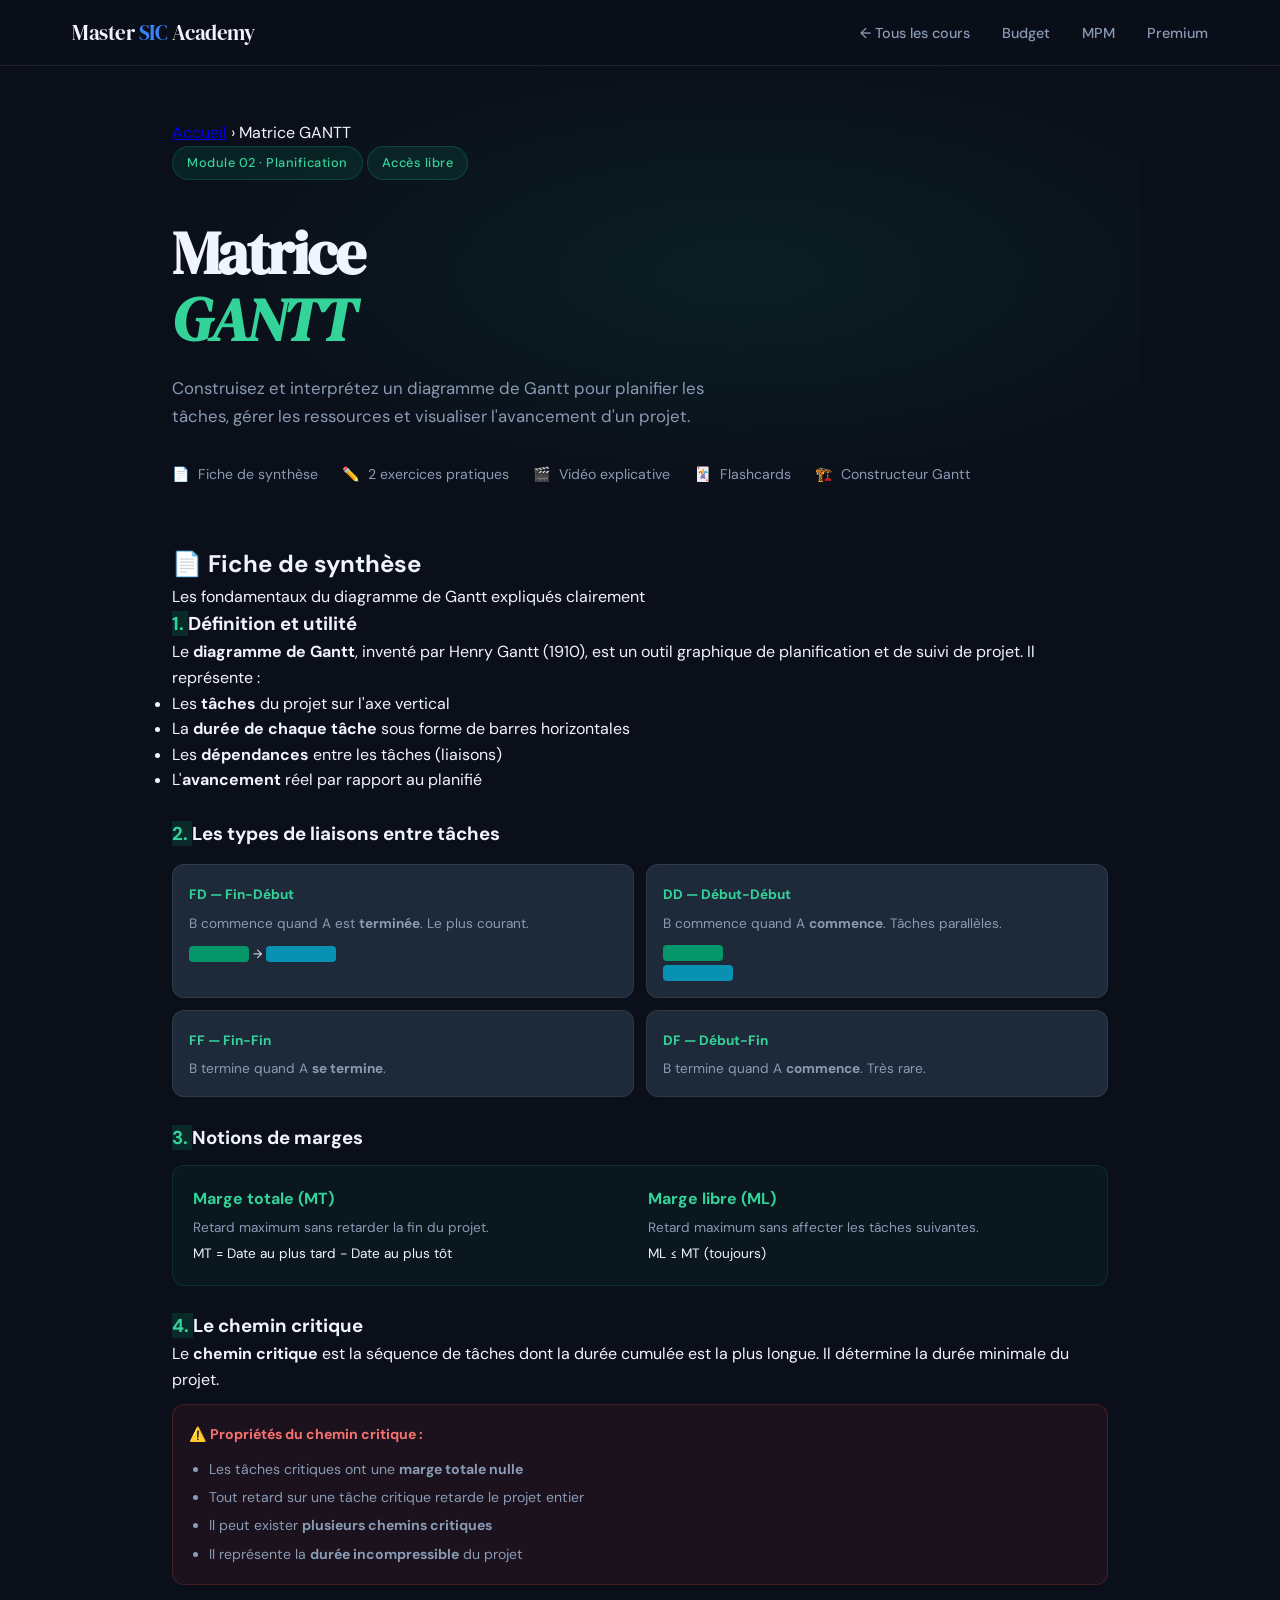
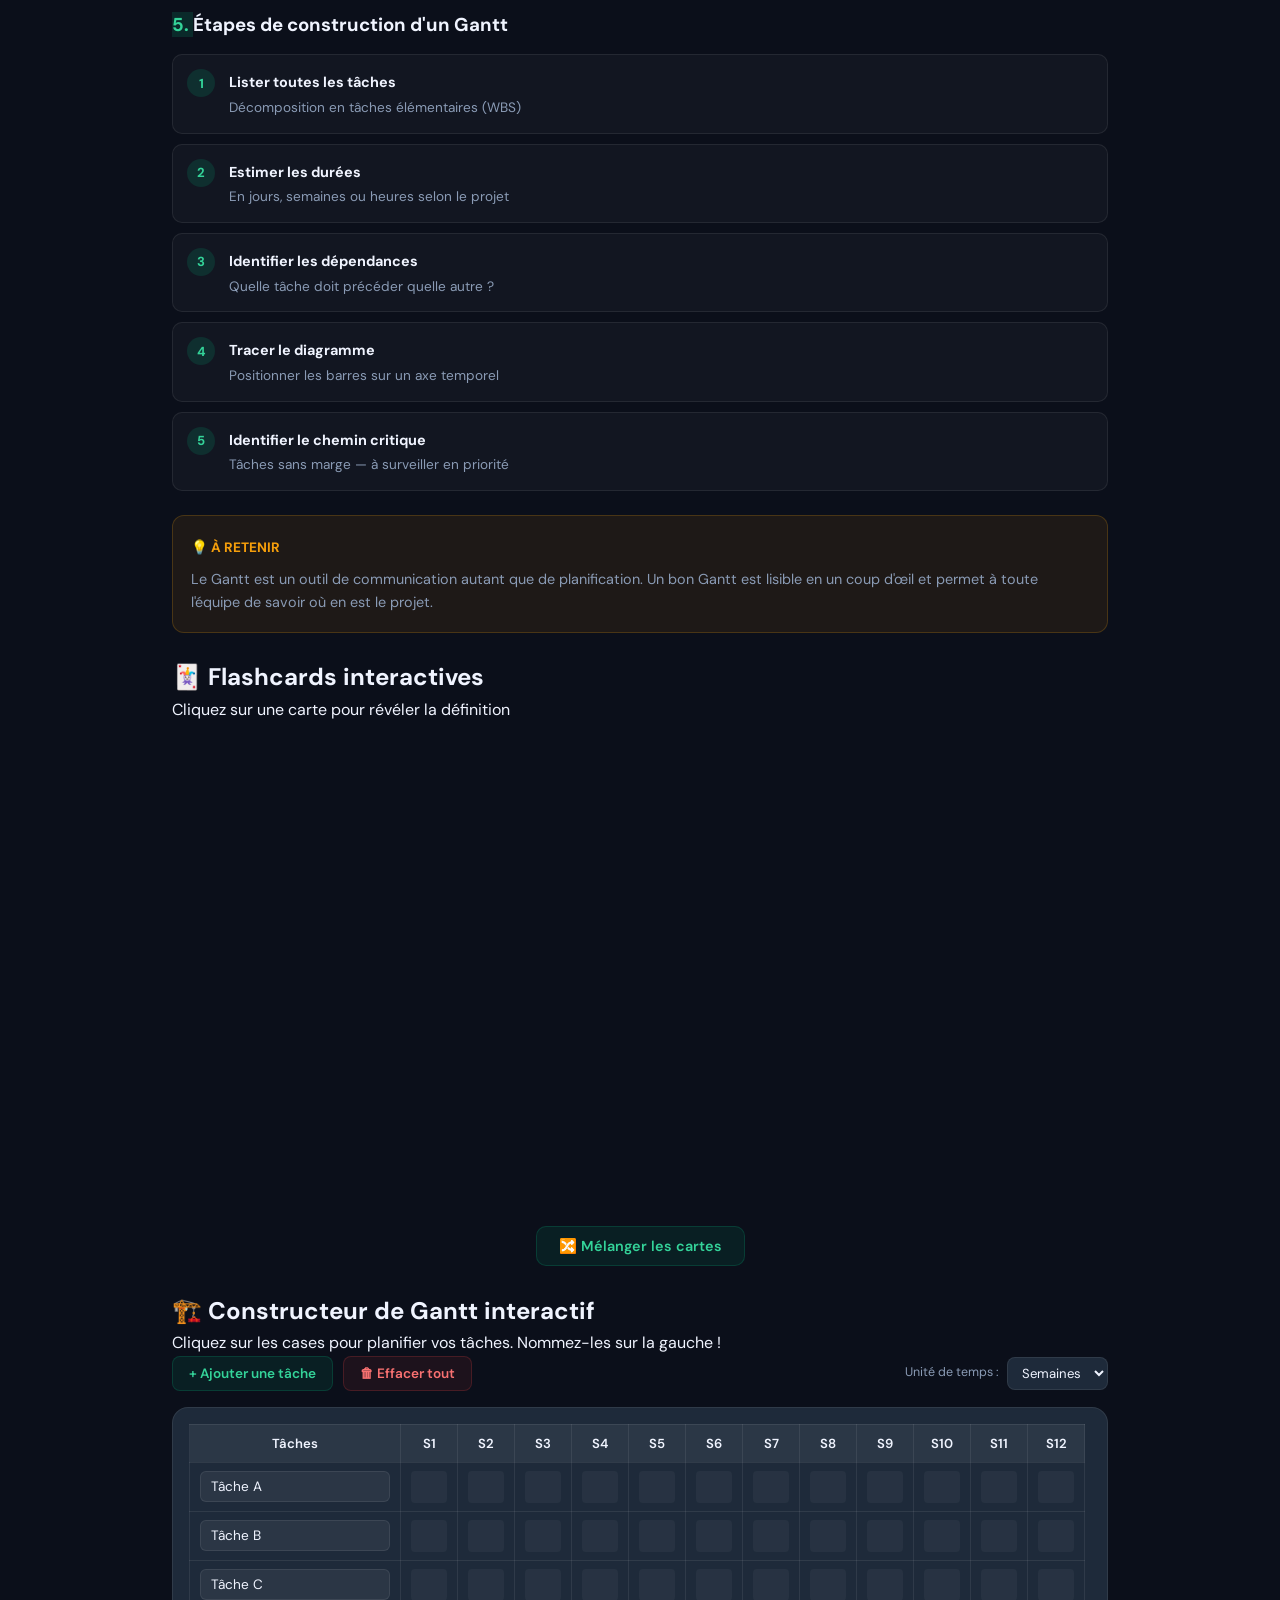
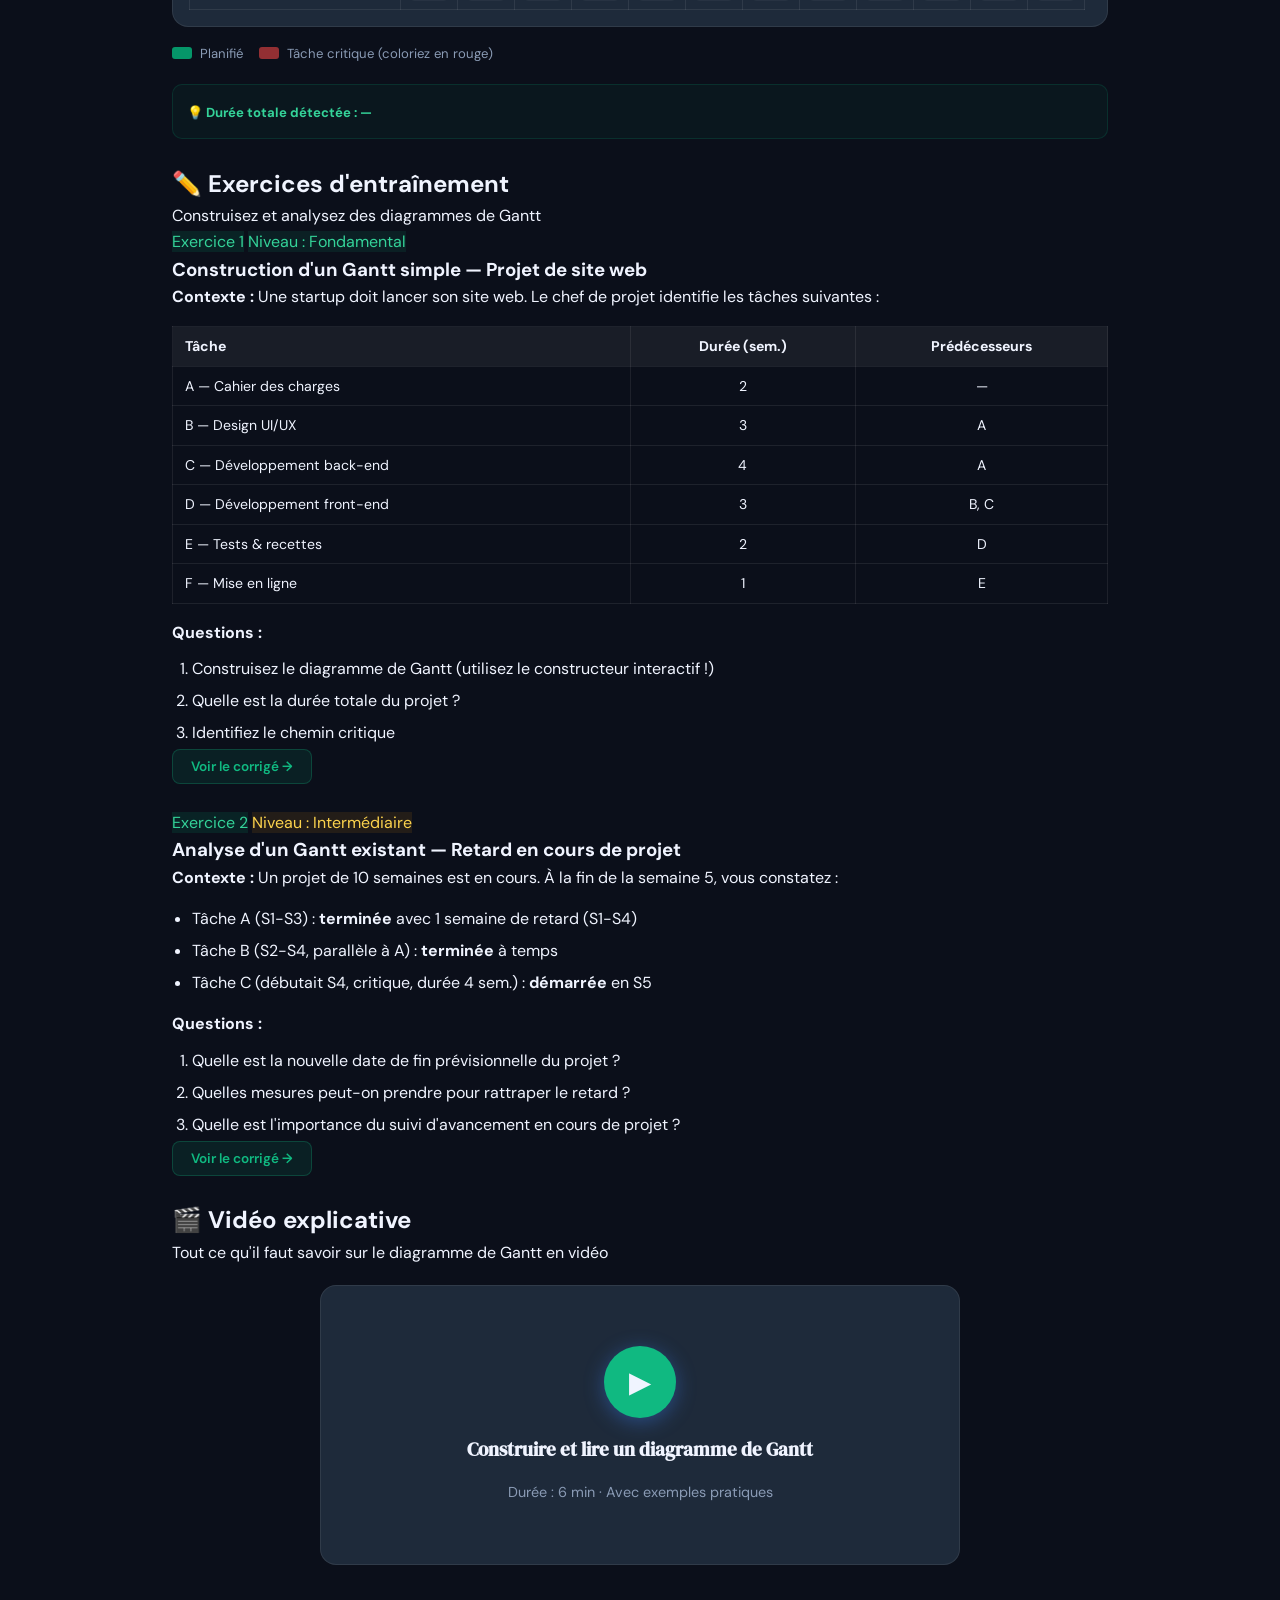
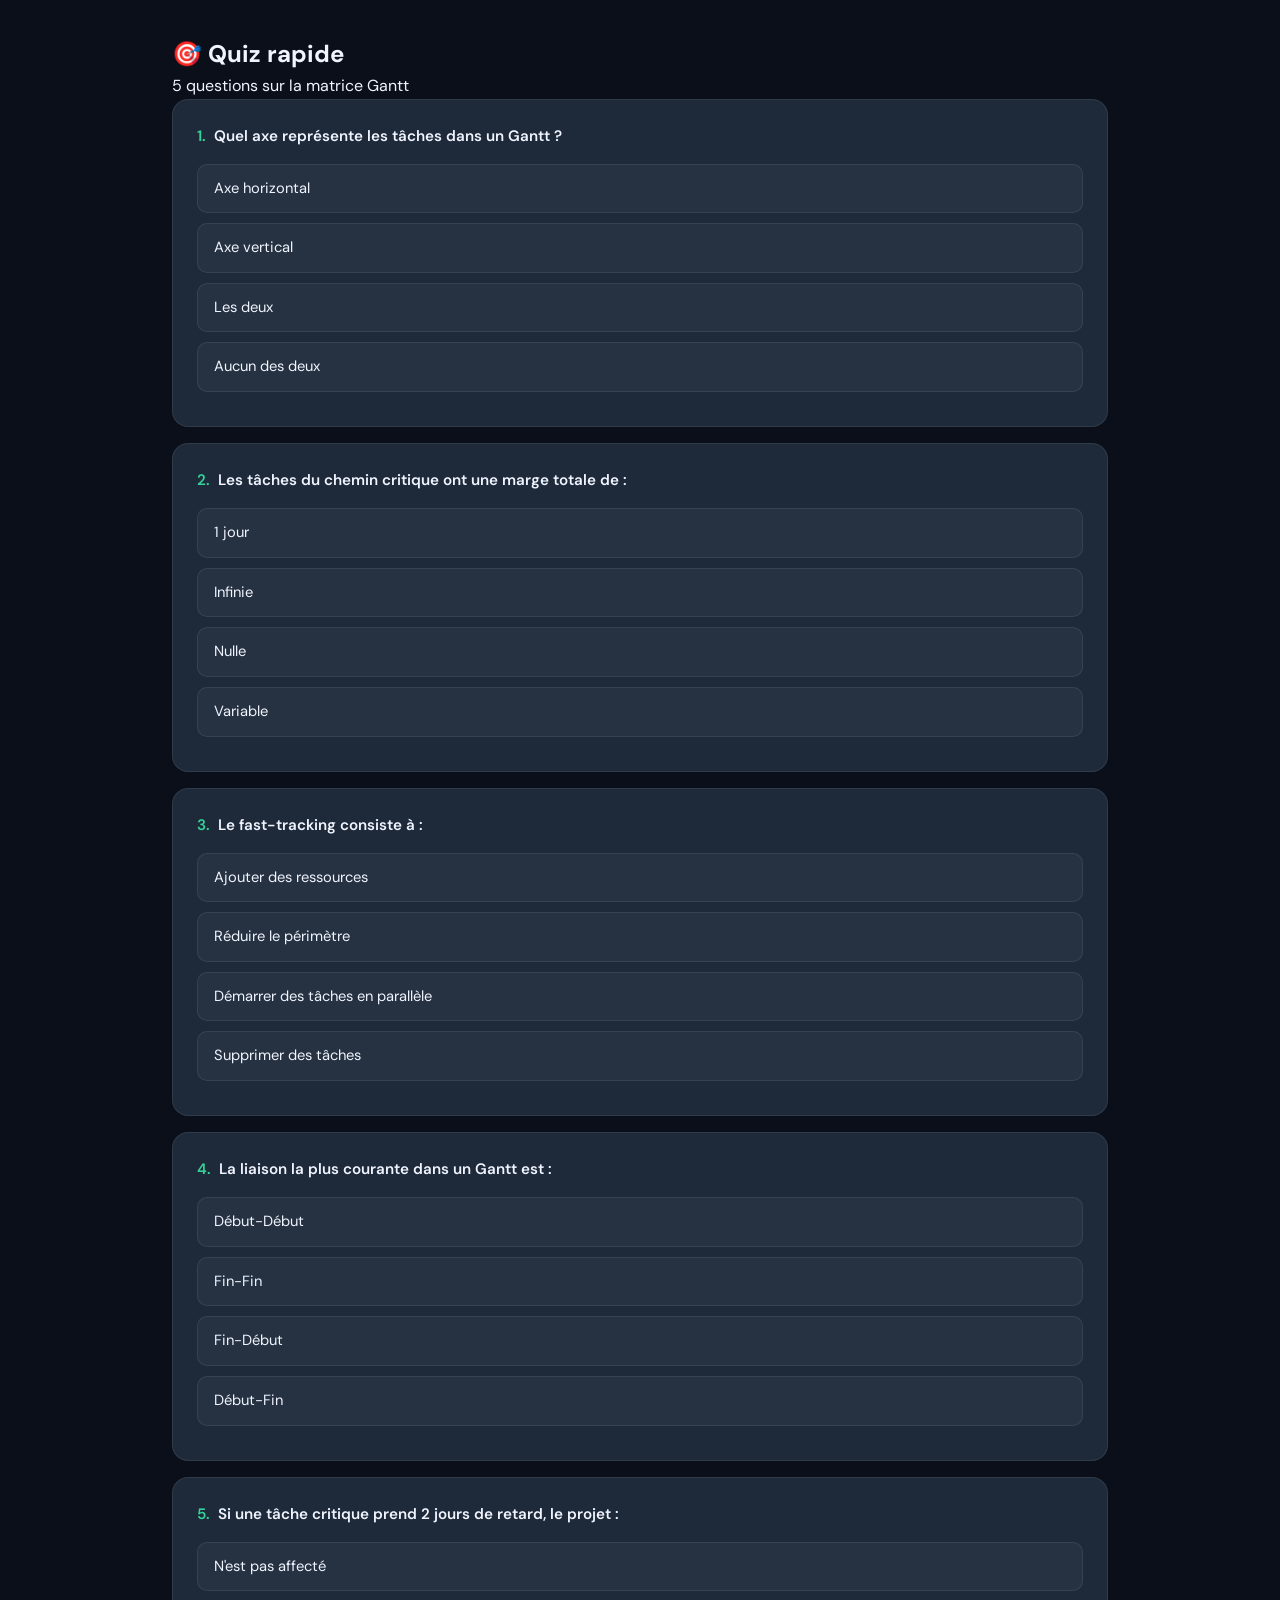
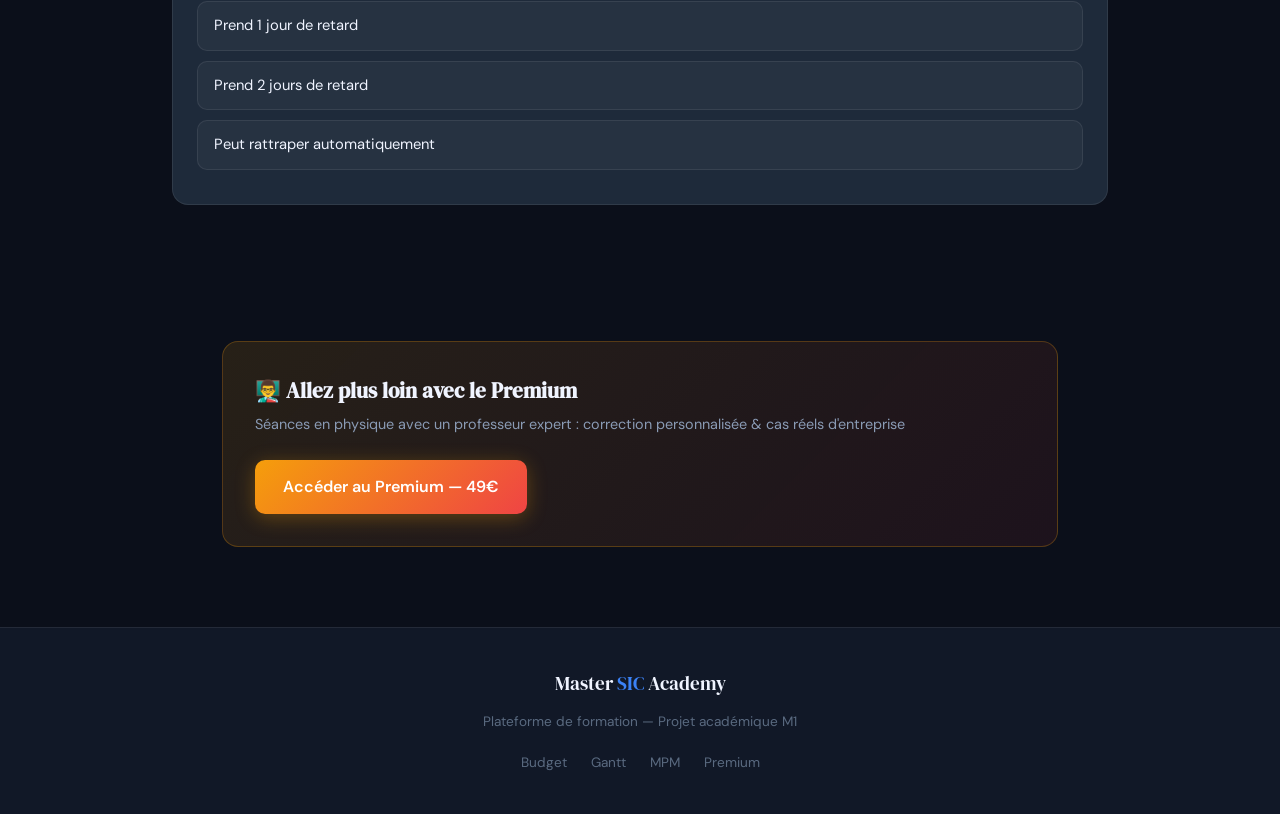
<file: cours-gantt.html>
<!DOCTYPE html>
<html lang="fr">
<head>
  <meta charset="UTF-8">
  <meta name="viewport" content="width=device-width, initial-scale=1.0">
  <title>Matrice GANTT — Master SIC Academy</title>
  <link rel="preconnect" href="https://fonts.googleapis.com">
  <link href="https://fonts.googleapis.com/css2?family=DM+Serif+Display:ital@0;1&family=DM+Sans:wght@300;400;500;600&display=swap" rel="stylesheet">
  <link rel="stylesheet" href="style.css">
  <style>
    .quiz-option { cursor: pointer; background: rgba(255,255,255,0.04); border: 1px solid var(--border); border-radius: 10px; padding: 12px 16px; margin-bottom: 10px; transition: all 0.2s; font-size: 0.92rem; }
    .quiz-option:hover { border-color: rgba(5,150,105,0.4); background: rgba(5,150,105,0.06); }
    .quiz-option.correct { border-color: #10B981; background: rgba(16,185,129,0.1); color: #10B981; }
    .quiz-option.wrong { border-color: #EF4444; background: rgba(239,68,68,0.1); color: #EF4444; }
    .quiz-option.disabled { pointer-events: none; opacity: 0.6; }
    .flashcard { perspective: 600px; cursor: pointer; }
    .flashcard-inner { position: relative; width: 100%; min-height: 140px; transition: transform 0.5s; transform-style: preserve-3d; }
    .flashcard.flipped .flashcard-inner { transform: rotateY(180deg); }
    .flashcard-front, .flashcard-back { position: absolute; inset: 0; backface-visibility: hidden; border-radius: 12px; padding: 24px; display: flex; align-items: center; justify-content: center; text-align: center; }
    .flashcard-front { background: var(--surface); border: 1px solid var(--border); }
    .flashcard-back { background: rgba(5,150,105,0.1); border: 1px solid rgba(5,150,105,0.3); transform: rotateY(180deg); }
    .flashcard-back p { color: var(--text); font-size: 0.92rem; line-height: 1.6; }
    .flashcard-front p { color: var(--text-muted); font-weight: 600; }
    .fc-hint { font-size: 0.75rem; color: var(--text-dim); margin-top: 8px; }
    .progress-bar-container { background: rgba(255,255,255,0.06); border-radius: 100px; height: 6px; margin-bottom: 32px; overflow: hidden; }
    .progress-bar-fill { height: 100%; background: linear-gradient(90deg, #059669, #10B981); border-radius: 100px; transition: width 0.5s ease; }
    /* GANTT BUILDER */
    .gantt-table { width: 100%; border-collapse: collapse; font-size: 0.82rem; overflow-x: auto; display: block; }
    .gantt-table th { background: rgba(255,255,255,0.06); padding: 8px 10px; text-align: center; border: 1px solid var(--border); font-weight: 600; white-space: nowrap; }
    .gantt-table td { padding: 8px 10px; border: 1px solid var(--border); text-align: center; }
    .gantt-table td:first-child { text-align: left; font-weight: 500; min-width: 120px; }
    .gantt-cell { width: 36px; height: 32px; border-radius: 4px; cursor: pointer; transition: all 0.15s; }
    .gantt-cell.active { background: var(--gantt-color, #059669); box-shadow: 0 0 8px rgba(5,150,105,0.4); }
    .gantt-cell.inactive { background: rgba(255,255,255,0.04); }
    .gantt-cell:hover { transform: scale(1.15); }
    .task-input { background: rgba(255,255,255,0.06); border: 1px solid var(--border); border-radius: 6px; padding: 6px 10px; color: var(--text); font-family: 'DM Sans',sans-serif; font-size: 0.85rem; width: 100%; outline: none; }
  </style>
</head>
<body>

  <nav class="navbar">
    <div class="nav-inner">
      <a href="index.html" class="logo">Master<span> SIC</span> Academy</a>
      <ul class="nav-links">
        <li><a href="index.html#cours">← Tous les cours</a></li>
        <li><a href="cours-budget.html">Budget</a></li>
        <li><a href="cours-mpm.html">MPM</a></li>
        <li><a href="paiement.html">Premium</a></li>
      </ul>
    </div>
  </nav>

  <header class="course-hero" style="background: radial-gradient(ellipse 80% 60% at 60% 50%, rgba(5,150,105,0.12) 0%, transparent 70%);">
    <div class="course-hero-inner">
      <div class="course-breadcrumb">
        <a href="index.html">Accueil</a>
        <span>›</span>
        <span>Matrice GANTT</span>
      </div>
      <div class="course-header-badges">
        <span class="hero-badge" style="background:rgba(5,150,105,0.15);border-color:rgba(5,150,105,0.3);color:#34D399">Module 02 · Planification</span>
        <span class="hero-badge" style="background:rgba(16,185,129,0.1);border-color:rgba(16,185,129,0.25);color:#34D399">Accès libre</span>
      </div>
      <h1 style="font-family:'DM Serif Display',serif;font-size:clamp(2.2rem,5vw,3.8rem);letter-spacing:-2px;line-height:1.1;margin:16px 0 20px">Matrice<br><em style="color:#34D399">GANTT</em></h1>
      <p style="color:var(--text-muted);font-size:1.05rem;line-height:1.7;max-width:560px;margin-bottom:32px">Construisez et interprétez un diagramme de Gantt pour planifier les tâches, gérer les ressources et visualiser l'avancement d'un projet.</p>
      <div style="display:flex;gap:24px;flex-wrap:wrap">
        <div style="display:flex;align-items:center;gap:8px;font-size:0.88rem;color:var(--text-muted)">📄 <span>Fiche de synthèse</span></div>
        <div style="display:flex;align-items:center;gap:8px;font-size:0.88rem;color:var(--text-muted)">✏️ <span>2 exercices pratiques</span></div>
        <div style="display:flex;align-items:center;gap:8px;font-size:0.88rem;color:var(--text-muted)">🎬 <span>Vidéo explicative</span></div>
        <div style="display:flex;align-items:center;gap:8px;font-size:0.88rem;color:var(--text-muted)">🃏 <span>Flashcards</span></div>
        <div style="display:flex;align-items:center;gap:8px;font-size:0.88rem;color:var(--text-muted)">🏗️ <span>Constructeur Gantt</span></div>
      </div>
    </div>
  </header>


    <div class="course-content">

      <!-- FICHE -->
      <div class="tab-content active" id="tab-fiche">
        <div class="fiche-header">
          <h2>📄 Fiche de synthèse</h2>
          <p>Les fondamentaux du diagramme de Gantt expliqués clairement</p>
        </div>

        <div class="fiche-section">
          <h3><span class="fiche-num" style="background:rgba(5,150,105,0.2);color:#34D399">1. </span>Définition et utilité</h3>
          <p>Le <strong>diagramme de Gantt</strong>, inventé par Henry Gantt (1910), est un outil graphique de planification et de suivi de projet. Il représente :</p>
          <ul class="fiche-list">
            <li>Les <strong>tâches</strong> du projet sur l'axe vertical</li>
            <li>La <strong>durée de chaque tâche</strong> sous forme de barres horizontales</li>
            <li>Les <strong>dépendances</strong> entre les tâches (liaisons)</li>
            <li>L'<strong>avancement</strong> réel par rapport au planifié</li>
          </ul>
        </div>
        <br>
        <div class="fiche-section">
          <h3><span class="fiche-num" style="background:rgba(5,150,105,0.2);color:#34D399">2. </span>Les types de liaisons entre tâches</h3>
          <div style="display:grid;grid-template-columns:1fr 1fr;gap:12px;margin-top:16px">
            <div style="background:var(--surface);border:1px solid var(--border);border-radius:12px;padding:16px">
              <strong style="color:#34D399;font-size:0.85rem">FD — Fin-Début</strong>
              <p style="margin-top:6px;font-size:0.85rem;color:var(--text-muted)">B commence quand A est <strong>terminée</strong>. Le plus courant.</p>
              <div style="margin-top:10px;display:flex;align-items:center;gap:4px;font-size:0.75rem">
                <div style="background:#059669;height:16px;width:60px;border-radius:4px"></div>
                <span>→</span>
                <div style="background:#0891b2;height:16px;width:70px;border-radius:4px"></div>
              </div>
            </div>
            <div style="background:var(--surface);border:1px solid var(--border);border-radius:12px;padding:16px">
              <strong style="color:#34D399;font-size:0.85rem">DD — Début-Début</strong>
              <p style="margin-top:6px;font-size:0.85rem;color:var(--text-muted)">B commence quand A <strong>commence</strong>. Tâches parallèles.</p>
              <div style="margin-top:10px;display:flex;flex-direction:column;gap:4px;font-size:0.75rem">
                <div style="background:#059669;height:16px;width:60px;border-radius:4px"></div>
                <div style="background:#0891b2;height:16px;width:70px;border-radius:4px"></div>
              </div>
            </div>
            <div style="background:var(--surface);border:1px solid var(--border);border-radius:12px;padding:16px">
              <strong style="color:#34D399;font-size:0.85rem">FF — Fin-Fin</strong>
              <p style="margin-top:6px;font-size:0.85rem;color:var(--text-muted)">B termine quand A <strong>se termine</strong>.</p>
            </div>
            <div style="background:var(--surface);border:1px solid var(--border);border-radius:12px;padding:16px">
              <strong style="color:#34D399;font-size:0.85rem">DF — Début-Fin</strong>
              <p style="margin-top:6px;font-size:0.85rem;color:var(--text-muted)">B termine quand A <strong>commence</strong>. Très rare.</p>
            </div>
          </div>
        </div>
        <br>
        <div class="fiche-section">
          <h3><span class="fiche-num" style="background:rgba(5,150,105,0.2);color:#34D399">3. </span>Notions de marges</h3>
          <div style="background:rgba(5,150,105,0.06);border:1px solid rgba(5,150,105,0.2);border-radius:12px;padding:20px;margin-top:12px">
            <div style="display:grid;grid-template-columns:1fr 1fr;gap:16px">
              <div>
                <strong style="color:#34D399">Marge totale (MT)</strong>
                <p style="font-size:0.85rem;color:var(--text-muted);margin-top:6px">Retard maximum sans retarder la fin du projet.</p>
                <p style="font-size:0.85rem;margin-top:4px">MT = Date au plus tard − Date au plus tôt</p>
              </div>
              <div>
                <strong style="color:#34D399">Marge libre (ML)</strong>
                <p style="font-size:0.85rem;color:var(--text-muted);margin-top:6px">Retard maximum sans affecter les tâches suivantes.</p>
                <p style="font-size:0.85rem;margin-top:4px">ML ≤ MT (toujours)</p>
              </div>
            </div>
          </div>
        </div>
        <br>
        <div class="fiche-section">
          <h3><span class="fiche-num" style="background:rgba(5,150,105,0.2);color:#34D399">4. </span>Le chemin critique</h3>
          <p>Le <strong>chemin critique</strong> est la séquence de tâches dont la durée cumulée est la plus longue. Il détermine la durée minimale du projet.</p>
          <div style="background:rgba(239,68,68,0.07);border:1px solid rgba(239,68,68,0.2);border-radius:12px;padding:16px;margin-top:12px">
            <strong style="color:#F87171;font-size:0.88rem">⚠️ Propriétés du chemin critique :</strong>
            <ul style="margin-top:8px;margin-left:20px;line-height:2;font-size:0.88rem;color:var(--text-muted)">
              <li>Les tâches critiques ont une <strong>marge totale nulle</strong></li>
              <li>Tout retard sur une tâche critique retarde le projet entier</li>
              <li>Il peut exister <strong>plusieurs chemins critiques</strong></li>
              <li>Il représente la <strong>durée incompressible</strong> du projet</li>
            </ul>
          </div>
        </div>
        <br>
        <div class="fiche-section">
          <h3><span class="fiche-num" style="background:rgba(5,150,105,0.2);color:#34D399">5. </span>Étapes de construction d'un Gantt</h3>
          <div style="display:flex;flex-direction:column;gap:10px;margin-top:14px">
            <div style="display:flex;align-items:flex-start;gap:14px;padding:14px;background:rgba(255,255,255,0.03);border-radius:10px;border:1px solid var(--border)">
              <span style="width:28px;height:28px;background:rgba(5,150,105,0.2);border-radius:50%;display:flex;align-items:center;justify-content:center;font-weight:700;color:#34D399;flex-shrink:0;font-size:0.82rem">1</span>
              <div><strong style="font-size:0.9rem">Lister toutes les tâches</strong><p style="color:var(--text-muted);font-size:0.85rem;margin-top:2px">Décomposition en tâches élémentaires (WBS)</p></div>
            </div>
            <div style="display:flex;align-items:flex-start;gap:14px;padding:14px;background:rgba(255,255,255,0.03);border-radius:10px;border:1px solid var(--border)">
              <span style="width:28px;height:28px;background:rgba(5,150,105,0.2);border-radius:50%;display:flex;align-items:center;justify-content:center;font-weight:700;color:#34D399;flex-shrink:0;font-size:0.82rem">2</span>
              <div><strong style="font-size:0.9rem">Estimer les durées</strong><p style="color:var(--text-muted);font-size:0.85rem;margin-top:2px">En jours, semaines ou heures selon le projet</p></div>
            </div>
            <div style="display:flex;align-items:flex-start;gap:14px;padding:14px;background:rgba(255,255,255,0.03);border-radius:10px;border:1px solid var(--border)">
              <span style="width:28px;height:28px;background:rgba(5,150,105,0.2);border-radius:50%;display:flex;align-items:center;justify-content:center;font-weight:700;color:#34D399;flex-shrink:0;font-size:0.82rem">3</span>
              <div><strong style="font-size:0.9rem">Identifier les dépendances</strong><p style="color:var(--text-muted);font-size:0.85rem;margin-top:2px">Quelle tâche doit précéder quelle autre ?</p></div>
            </div>
            <div style="display:flex;align-items:flex-start;gap:14px;padding:14px;background:rgba(255,255,255,0.03);border-radius:10px;border:1px solid var(--border)">
              <span style="width:28px;height:28px;background:rgba(5,150,105,0.2);border-radius:50%;display:flex;align-items:center;justify-content:center;font-weight:700;color:#34D399;flex-shrink:0;font-size:0.82rem">4</span>
              <div><strong style="font-size:0.9rem">Tracer le diagramme</strong><p style="color:var(--text-muted);font-size:0.85rem;margin-top:2px">Positionner les barres sur un axe temporel</p></div>
            </div>
            <div style="display:flex;align-items:flex-start;gap:14px;padding:14px;background:rgba(255,255,255,0.03);border-radius:10px;border:1px solid var(--border)">
              <span style="width:28px;height:28px;background:rgba(5,150,105,0.2);border-radius:50%;display:flex;align-items:center;justify-content:center;font-weight:700;color:#34D399;flex-shrink:0;font-size:0.82rem">5</span>
              <div><strong style="font-size:0.9rem">Identifier le chemin critique</strong><p style="color:var(--text-muted);font-size:0.85rem;margin-top:2px">Tâches sans marge — à surveiller en priorité</p></div>
            </div>
          </div>
        </div>

        <div style="background:rgba(245,158,11,0.08);border:1px solid rgba(245,158,11,0.2);border-radius:12px;padding:18px;margin-top:24px">
          <strong style="color:var(--accent-gold);font-size:0.85rem">💡 À RETENIR</strong>
          <p style="margin-top:8px;font-size:0.9rem;color:var(--text-muted)">Le Gantt est un outil de communication autant que de planification. Un bon Gantt est lisible en un coup d'œil et permet à toute l'équipe de savoir où en est le projet.</p>
        </div>
      </div>
      <br>
      <!-- FLASHCARDS -->
      <div class="tab-content" id="tab-flashcards">
        <div class="fiche-header">
          <h2>🃏 Flashcards interactives</h2>
          <p>Cliquez sur une carte pour révéler la définition</p>
        </div>
        <div style="display:grid;grid-template-columns:repeat(auto-fit,minmax(260px,1fr));gap:16px;margin-top:24px" id="flashcardsGrid"></div>
        <div style="text-align:center;margin-top:28px">
          <button onclick="shuffleFlashcards()" style="background:rgba(5,150,105,0.12);border:1px solid rgba(5,150,105,0.25);color:#34D399;padding:10px 22px;border-radius:10px;font-family:'DM Sans',sans-serif;font-size:0.9rem;font-weight:600;cursor:pointer;transition:all 0.2s">🔀 Mélanger les cartes</button>
        </div>
      </div>
      <br>
      <!-- CONSTRUCTEUR GANTT -->
      <div class="tab-content" id="tab-constructeur">
        <div class="fiche-header">
          <h2>🏗️ Constructeur de Gantt interactif</h2>
          <p>Cliquez sur les cases pour planifier vos tâches. Nommez-les sur la gauche !</p>
        </div>
        <div style="display:flex;gap:10px;margin-bottom:16px;flex-wrap:wrap;align-items:center">
          <button onclick="addTask()" style="background:rgba(5,150,105,0.12);border:1px solid rgba(5,150,105,0.25);color:#34D399;padding:8px 16px;border-radius:8px;font-family:'DM Sans',sans-serif;font-size:0.85rem;font-weight:600;cursor:pointer">+ Ajouter une tâche</button>
          <button onclick="clearGantt()" style="background:rgba(239,68,68,0.08);border:1px solid rgba(239,68,68,0.2);color:#F87171;padding:8px 16px;border-radius:8px;font-family:'DM Sans',sans-serif;font-size:0.85rem;font-weight:600;cursor:pointer">🗑 Effacer tout</button>
          <div style="margin-left:auto;display:flex;gap:8px;align-items:center">
            <label style="font-size:0.78rem;color:var(--text-muted)">Unité de temps :</label>
            <select id="timeUnit" onchange="renderGantt()" style="background:var(--surface);border:1px solid var(--border);color:var(--text);padding:6px 10px;border-radius:8px;font-family:'DM Sans',sans-serif;font-size:0.82rem;outline:none">
              <option value="Semaine">Semaines</option>
              <option value="Jour">Jours</option>
              <option value="Mois">Mois</option>
            </select>
          </div>
        </div>
        <div style="overflow-x:auto;background:var(--surface);border:1px solid var(--border);border-radius:var(--radius);padding:16px">
          <table class="gantt-table" id="ganttTable"></table>
        </div>
        <div style="margin-top:16px;display:flex;gap:16px;flex-wrap:wrap">
          <div style="display:flex;align-items:center;gap:8px;font-size:0.82rem;color:var(--text-muted)"><div style="width:20px;height:12px;background:#059669;border-radius:3px"></div>Planifié</div>
          <div style="display:flex;align-items:center;gap:8px;font-size:0.82rem;color:var(--text-muted)"><div style="width:20px;height:12px;background:rgba(239,68,68,0.6);border-radius:3px"></div>Tâche critique (coloriez en rouge)</div>
        </div>
        <div style="margin-top:20px;background:rgba(5,150,105,0.06);border:1px solid rgba(5,150,105,0.2);border-radius:10px;padding:14px">
          <strong style="font-size:0.82rem;color:#34D399">💡 Durée totale détectée : <span id="ganttDuration">—</span></strong>
        </div>
      </div>
      <br>
      <!-- EXERCICES -->
      <div class="tab-content" id="tab-exercices">
        <div class="fiche-header">
          <h2>✏️ Exercices d'entraînement</h2>
          <p>Construisez et analysez des diagrammes de Gantt</p>
        </div>

        <div class="exercice-block">
          <div class="exercice-header">
            <span class="ex-badge" style="background:rgba(5,150,105,0.15);border-color:rgba(5,150,105,0.3);color:#34D399">Exercice 1</span>
            <span class="ex-level" style="background:rgba(16,185,129,0.1);color:#34D399;border-color:rgba(16,185,129,0.25)">Niveau : Fondamental</span>
          </div>
          <h3>Construction d'un Gantt simple — Projet de site web</h3>
          <div class="enonce">
            <p><strong>Contexte :</strong> Une startup doit lancer son site web. Le chef de projet identifie les tâches suivantes :</p>
            <table style="width:100%;border-collapse:collapse;margin:16px 0;font-size:0.88rem">
              <thead><tr style="background:rgba(255,255,255,0.06)"><th style="padding:8px 12px;text-align:left;border:1px solid var(--border)">Tâche</th><th style="padding:8px 12px;text-align:center;border:1px solid var(--border)">Durée (sem.)</th><th style="padding:8px 12px;text-align:center;border:1px solid var(--border)">Prédécesseurs</th></tr></thead>
              <tbody>
                <tr><td style="padding:8px 12px;border:1px solid var(--border)">A — Cahier des charges</td><td style="padding:8px 12px;text-align:center;border:1px solid var(--border)">2</td><td style="padding:8px 12px;text-align:center;border:1px solid var(--border)">—</td></tr>
                <tr><td style="padding:8px 12px;border:1px solid var(--border)">B — Design UI/UX</td><td style="padding:8px 12px;text-align:center;border:1px solid var(--border)">3</td><td style="padding:8px 12px;text-align:center;border:1px solid var(--border)">A</td></tr>
                <tr><td style="padding:8px 12px;border:1px solid var(--border)">C — Développement back-end</td><td style="padding:8px 12px;text-align:center;border:1px solid var(--border)">4</td><td style="padding:8px 12px;text-align:center;border:1px solid var(--border)">A</td></tr>
                <tr><td style="padding:8px 12px;border:1px solid var(--border)">D — Développement front-end</td><td style="padding:8px 12px;text-align:center;border:1px solid var(--border)">3</td><td style="padding:8px 12px;text-align:center;border:1px solid var(--border)">B, C</td></tr>
                <tr><td style="padding:8px 12px;border:1px solid var(--border)">E — Tests & recettes</td><td style="padding:8px 12px;text-align:center;border:1px solid var(--border)">2</td><td style="padding:8px 12px;text-align:center;border:1px solid var(--border)">D</td></tr>
                <tr><td style="padding:8px 12px;border:1px solid var(--border)">F — Mise en ligne</td><td style="padding:8px 12px;text-align:center;border:1px solid var(--border)">1</td><td style="padding:8px 12px;text-align:center;border:1px solid var(--border)">E</td></tr>
              </tbody>
            </table>
            <strong>Questions :</strong>
            <ol style="margin:8px 0 0 20px;line-height:2">
              <li>Construisez le diagramme de Gantt (utilisez le constructeur interactif !)</li>
              <li>Quelle est la durée totale du projet ?</li>
              <li>Identifiez le chemin critique</li>
            </ol>
          </div>
          <button class="btn-corrige" onclick="toggleCorrige('corrige1', this)">Voir le corrigé →</button>
          <div class="corrige" id="corrige1">
            <strong style="color:#34D399">Planning des tâches (dates au plus tôt) :</strong>
            <ul style="margin-top:8px;margin-left:20px;line-height:2;font-size:0.88rem">
              <li>A : Semaines 1-2</li>
              <li>B : Semaines 3-5</li>
              <li>C : Semaines 3-6</li>
              <li>D : Semaines 7-9 (attend C, qui finit en S6)</li>
              <li>E : Semaines 10-11</li>
              <li>F : Semaine 12</li>
            </ul>
            <strong style="color:#34D399;display:block;margin-top:12px">Durée totale : 12 semaines</strong>
            <strong style="color:#F87171;display:block;margin-top:8px">Chemin critique : A → C → D → E → F</strong>
            <p style="color:var(--text-muted);font-size:0.85rem;margin-top:6px">La tâche B a une marge de 1 semaine (peut débuter en S3 ou S4 sans impact).</p>
          </div>
        </div>
        <br>
        <div class="exercice-block">
          <div class="exercice-header">
            <span class="ex-badge" style="background:rgba(5,150,105,0.15);border-color:rgba(5,150,105,0.3);color:#34D399">Exercice 2</span>
            <span class="ex-level" style="background:rgba(245,158,11,0.1);color:#FCD34D;border-color:rgba(245,158,11,0.25)">Niveau : Intermédiaire</span>
          </div>
          <h3>Analyse d'un Gantt existant — Retard en cours de projet</h3>
          <div class="enonce">
            <p><strong>Contexte :</strong> Un projet de 10 semaines est en cours. À la fin de la semaine 5, vous constatez :</p>
            <ul style="margin:12px 0 0 20px;line-height:2">
              <li>Tâche A (S1-S3) : <strong>terminée</strong> avec 1 semaine de retard (S1-S4)</li>
              <li>Tâche B (S2-S4, parallèle à A) : <strong>terminée</strong> à temps</li>
              <li>Tâche C (débutait S4, critique, durée 4 sem.) : <strong>démarrée</strong> en S5</li>
            </ul>
            <p style="margin-top:12px"><strong>Questions :</strong></p>
            <ol style="margin:8px 0 0 20px;line-height:2">
              <li>Quelle est la nouvelle date de fin prévisionnelle du projet ?</li>
              <li>Quelles mesures peut-on prendre pour rattraper le retard ?</li>
              <li>Quelle est l'importance du suivi d'avancement en cours de projet ?</li>
            </ol>
          </div>
          <button class="btn-corrige" onclick="toggleCorrige('corrige2', this)">Voir le corrigé →</button>
          <div class="corrige" id="corrige2">
            <strong style="color:#34D399">1. Nouvelle date de fin :</strong>
            <p>C devait finir en S7 (S4+4 sem.), mais elle démarre en S5, donc elle finira en S8. Avec les tâches restantes après C (supposées non critiques), le projet terminera en <strong>S11 au lieu de S10 → 1 semaine de retard</strong>.</p>
            <br>
            <strong style="color:#34D399">2. Mesures correctives :</strong>
            <ul style="margin-top:6px;margin-left:20px;line-height:2;font-size:0.88rem">
              <li><strong>Fast-tracking</strong> : démarrer une tâche suivante plus tôt en parallèle (si possible)</li>
              <li><strong>Crashing</strong> : ajouter des ressources sur C pour la compresser</li>
              <li>Réviser le périmètre ou renégocier les délais avec le client</li>
            </ul>
            <br>
            <strong style="color:#34D399">3. Importance du suivi :</strong>
            <p style="font-size:0.88rem">Plus un retard est détecté tôt, plus les options correctives sont nombreuses et peu coûteuses. Le Gantt est mis à jour régulièrement (en couleur d'avancement) pour visualiser instantanément les dérives.</p>
          </div>
        </div>
      </div>
      <br>
      <!-- VIDÉO -->
      <div class="tab-content" id="tab-video">
        <div class="fiche-header">
          <h2>🎬 Vidéo explicative</h2>
          <p>Tout ce qu'il faut savoir sur le diagramme de Gantt en vidéo</p>
        </div>
        <div class="video-section">
          <div class="video-placeholder" id="videoPlaceholder">
            <div class="video-play" onclick="showVideo()" style="background:var(--accent-green)">▶</div>
            <h3>Construire et lire un diagramme de Gantt</h3>
            <p>Durée : 6 min · Avec exemples pratiques</p>
          </div>
          <div class="video-embed" id="videoEmbed">
            <iframe src="https://www.youtube.com/embed/T4u-Fw3uAbc" title="Diagramme de Gantt" allowfullscreen></iframe>
          </div>
        </div>
      </div>
      <br>
      <!-- QUIZ -->
      <div class="tab-content" id="tab-quiz">
        <div class="fiche-header">
          <h2>🎯 Quiz rapide</h2>
          <p>5 questions sur la matrice Gantt</p>
        </div>
        <div id="quizContainer"></div>
        <div id="quizResult" style="display:none;text-align:center;padding:32px;background:var(--surface);border:1px solid var(--border);border-radius:var(--radius);margin-top:20px">
          <div style="font-size:3rem;margin-bottom:12px" id="quizEmoji"></div>
          <div style="font-family:'DM Serif Display',serif;font-size:2rem;margin-bottom:8px" id="quizScore"></div>
          <p id="quizMsg" style="color:var(--text-muted);margin-bottom:20px"></p>
          <button onclick="resetQuiz()" style="background:rgba(5,150,105,0.15);border:1px solid rgba(5,150,105,0.3);color:#34D399;padding:10px 24px;border-radius:10px;font-family:'DM Sans',sans-serif;font-weight:600;cursor:pointer;font-size:0.9rem">Recommencer le quiz</button>
        </div>
      </div>

    </div>
  </div>

  <div style="max-width:900px;margin:0 auto;padding:0 32px 80px">
    <div class="premium-banner">
      <div>
        <h3>👨‍🏫 Allez plus loin avec le Premium</h3>
        <p>Séances en physique avec un professeur expert : correction personnalisée & cas réels d'entreprise</p>
      </div>
      <a href="paiement.html" class="btn btn-premium">Accéder au Premium — 49€</a>
    </div>
  </div>

  <footer class="footer">
    <div class="footer-inner">
      <div class="footer-logo">Master<span> SIC</span> Academy</div>
      <p>Plateforme de formation — Projet académique M1</p>
      <div class="footer-links">
        <a href="cours-budget.html">Budget</a>
        <a href="cours-gantt.html">Gantt</a>
        <a href="cours-mpm.html">MPM</a>
        <a href="paiement.html">Premium</a>
      </div>
    </div>
  </footer>

<script>
  // --- TABS ---
  const tabProgress = { fiche:20, flashcards:40, constructeur:60, exercices:80, video:90, quiz:100 };
  let visited = new Set(['fiche']);
  function switchTab(id, btn) {
    document.querySelectorAll('.tab-content').forEach(t=>t.classList.remove('active'));
    document.querySelectorAll('.tab-btn').forEach(b=>b.classList.remove('active'));
    document.getElementById('tab-'+id).classList.add('active');
    btn.classList.add('active');
    visited.add(id);
    updateProgress();
    if(id==='flashcards') renderFlashcards();
    if(id==='quiz') initQuiz();
    if(id==='constructeur') renderGantt();
  }
  function updateProgress() {
    const maxPct = Math.max(...[...visited].map(t=>tabProgress[t]||0));
    document.getElementById('progressBar').style.width=maxPct+'%';
    document.getElementById('progressPct').textContent=maxPct+'%';
  }
  function showVideo() {
    document.getElementById('videoPlaceholder').style.display='none';
    document.getElementById('videoEmbed').classList.add('show');
  }
  function toggleCorrige(id,btn) {
    const el=document.getElementById(id);
    el.classList.toggle('show');
    btn.textContent=el.classList.contains('show')?'Masquer le corrigé ↑':'Voir le corrigé →';
  }

  // --- FLASHCARDS ---
  const flashcardsData = [
    {q:'Diagramme de Gantt',a:'Outil graphique représentant les tâches d\'un projet sous forme de barres horizontales sur un axe temporel.'},
    {q:'Chemin critique',a:'Séquence de tâches de durée totale maximale. Un retard sur ces tâches retarde le projet entier.'},
    {q:'Marge totale',a:'Retard maximum qu\'une tâche peut accuser sans retarder la date de fin du projet. MT = Date au plus tard − Date au plus tôt.'},
    {q:'Liaison Fin-Début (FD)',a:'La tâche B ne peut commencer qu\'après la fin de la tâche A. Type de dépendance le plus courant.'},
    {q:'Tâche critique',a:'Tâche dont la marge totale est nulle. Elle appartient au chemin critique et ne peut souffrir aucun retard.'},
    {q:'Fast-tracking',a:'Technique de compression des délais : démarrer des tâches en parallèle au lieu de les enchaîner séquentiellement.'},
    {q:'Crashing',a:'Ajout de ressources supplémentaires sur les tâches critiques pour réduire leur durée et compresser le planning.'},
    {q:'WBS (Work Breakdown Structure)',a:'Décomposition hiérarchique du travail en tâches élémentaires. Première étape avant de construire un Gantt.'},
  ];
  let shuffled = [...flashcardsData];
  function renderFlashcards() {
    document.getElementById('flashcardsGrid').innerHTML = shuffled.map(fc=>`
      <div class="flashcard" onclick="this.classList.toggle('flipped')">
        <div class="flashcard-inner">
          <div class="flashcard-front"><div><p>${fc.q}</p><p class="fc-hint">Cliquez pour révéler ↓</p></div></div>
          <div class="flashcard-back"><p>${fc.a}</p></div>
        </div>
      </div>`).join('');
  }
  function shuffleFlashcards() {
    shuffled = shuffled.sort(()=>Math.random()-0.5);
    renderFlashcards();
  }

  // --- GANTT BUILDER ---
  let tasks = [
    {name:'Tâche A', cells:[]},
    {name:'Tâche B', cells:[]},
    {name:'Tâche C', cells:[]},
  ];
  const N_COLS = 12;

  function addTask() {
    tasks.push({name:'Nouvelle tâche', cells:[]});
    renderGantt();
  }
  function clearGantt() {
    tasks = tasks.map(t=>({...t, cells:[]}));
    renderGantt();
  }
  function toggleCell(ti, ci) {
    const idx = tasks[ti].cells.indexOf(ci);
    if(idx > -1) tasks[ti].cells.splice(idx,1);
    else tasks[ti].cells.push(ci);
    renderGantt();
    updateGanttDuration();
  }
  function updateTaskName(ti, val) { tasks[ti].name = val; }
  function updateGanttDuration() {
    let maxCell = 0;
    tasks.forEach(t => t.cells.forEach(c => { if(c+1 > maxCell) maxCell = c+1; }));
    const unit = document.getElementById('timeUnit')?.value || 'Semaine';
    document.getElementById('ganttDuration').textContent = maxCell > 0 ? maxCell + ' ' + unit.toLowerCase() + (maxCell > 1 ? 's' : '') : '—';
  }
  function renderGantt() {
    const unit = document.getElementById('timeUnit')?.value || 'Semaine';
    const table = document.getElementById('ganttTable');
    if(!table) return;
    const header = '<thead><tr><th style="min-width:130px">Tâches</th>' + Array.from({length:N_COLS},(_,i)=>`<th>${unit.charAt(0)}${i+1}</th>`).join('') + '</tr></thead>';
    const body = '<tbody>' + tasks.map((t,ti) =>
      `<tr><td><input class="task-input" value="${t.name}" onchange="updateTaskName(${ti},this.value)" /></td>` +
      Array.from({length:N_COLS},(_,ci) =>
        `<td><div class="gantt-cell ${t.cells.includes(ci)?'active':'inactive'}" onclick="toggleCell(${ti},${ci})"></div></td>`
      ).join('') + '</tr>'
    ).join('') + '</tbody>';
    table.innerHTML = header + body;
    updateGanttDuration();
  }

  // --- QUIZ ---
  const quizData = [
    {q:'Quel axe représente les tâches dans un Gantt ?',opts:['Axe horizontal','Axe vertical','Les deux','Aucun des deux'],ans:1},
    {q:'Les tâches du chemin critique ont une marge totale de :',opts:['1 jour','Infinie','Nulle','Variable'],ans:2},
    {q:'Le fast-tracking consiste à :',opts:['Ajouter des ressources','Réduire le périmètre','Démarrer des tâches en parallèle','Supprimer des tâches'],ans:2},
    {q:'La liaison la plus courante dans un Gantt est :',opts:['Début-Début','Fin-Fin','Fin-Début','Début-Fin'],ans:2},
    {q:'Si une tâche critique prend 2 jours de retard, le projet :',opts:['N\'est pas affecté','Prend 1 jour de retard','Prend 2 jours de retard','Peut rattraper automatiquement'],ans:2},
  ];
  let quizAnswered=0, quizScore=0;
  function initQuiz() {
    const c=document.getElementById('quizContainer');
    if(c.innerHTML && quizAnswered<quizData.length) return;
    quizAnswered=0; quizScore=0;
    document.getElementById('quizResult').style.display='none';
    c.innerHTML=quizData.map((q,qi)=>`
      <div style="background:var(--surface);border:1px solid var(--border);border-radius:var(--radius);padding:24px;margin-bottom:16px">
        <p style="font-weight:600;margin-bottom:16px;font-size:0.95rem"><span style="color:#34D399;margin-right:8px">${qi+1}.</span>${q.q}</p>
        ${q.opts.map((opt,oi)=>`<div class="quiz-option" data-qi="${qi}" data-oi="${oi}" onclick="answerQuiz(${qi},${oi},${q.ans},this)">${opt}</div>`).join('')}
      </div>`).join('');
  }
  function answerQuiz(qi,oi,ans,el) {
    const siblings=document.querySelectorAll(`[data-qi="${qi}"]`);
    siblings.forEach(s=>s.classList.add('disabled'));
    if(oi===ans){el.classList.add('correct');quizScore++;}
    else{el.classList.add('wrong');siblings[ans].classList.add('correct');}
    quizAnswered++;
    if(quizAnswered===quizData.length) {
      setTimeout(()=>{
        const res=document.getElementById('quizResult');
        const pct=quizScore/quizData.length;
        document.getElementById('quizEmoji').textContent=pct>=0.8?'🎉':pct>=0.6?'👍':'📚';
        document.getElementById('quizScore').textContent=quizScore+' / '+quizData.length;
        document.getElementById('quizMsg').textContent=pct>=0.8?'Excellent ! Vous maîtrisez le Gantt.':pct>=0.6?'Bien ! Relisez les parties sur les marges.':'Continuez — relisez la fiche de synthèse.';
        res.style.display='block';
      },600);
    }
  }
  function resetQuiz(){document.getElementById('quizContainer').innerHTML='';initQuiz();}

// --- INIT au chargement de la page ---
  window.addEventListener('DOMContentLoaded', () => {
    renderFlashcards();
    renderGantt();
    initQuiz();
  });
</script>
</body>
</html>
</file>
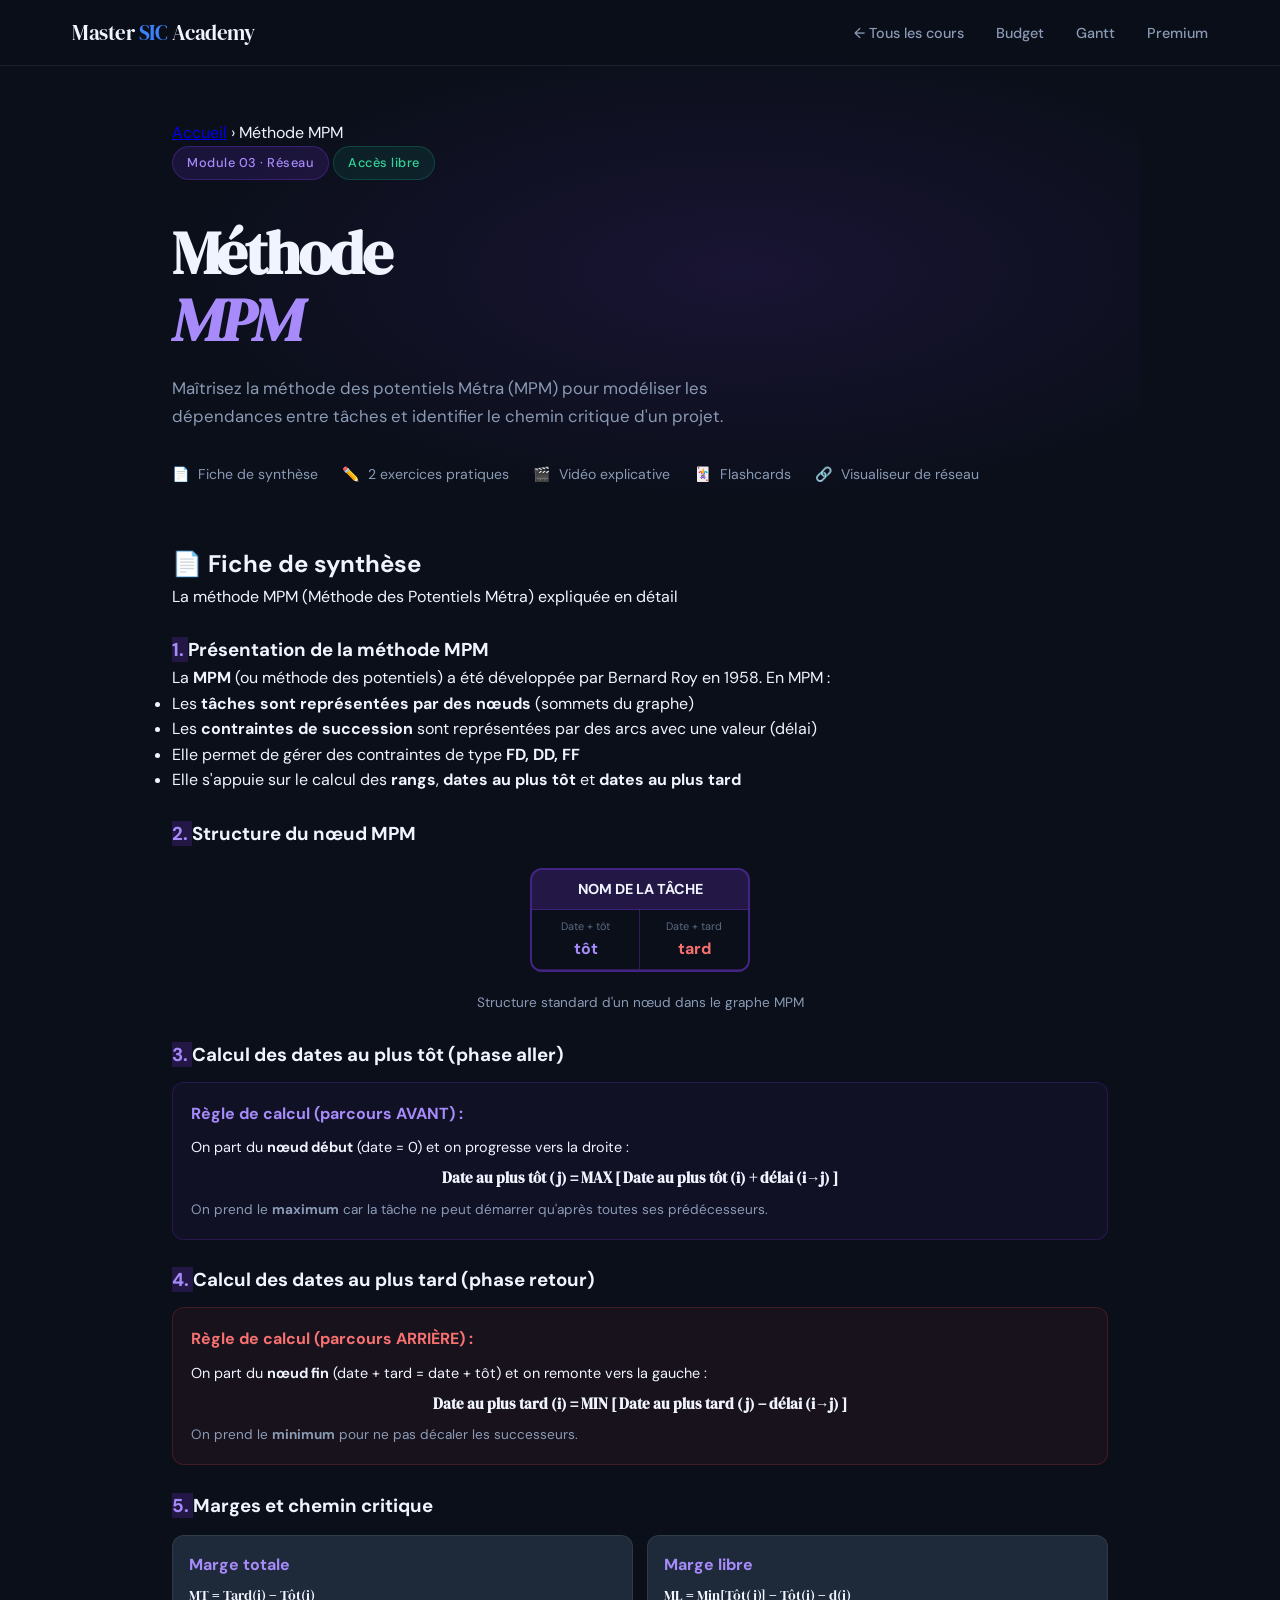
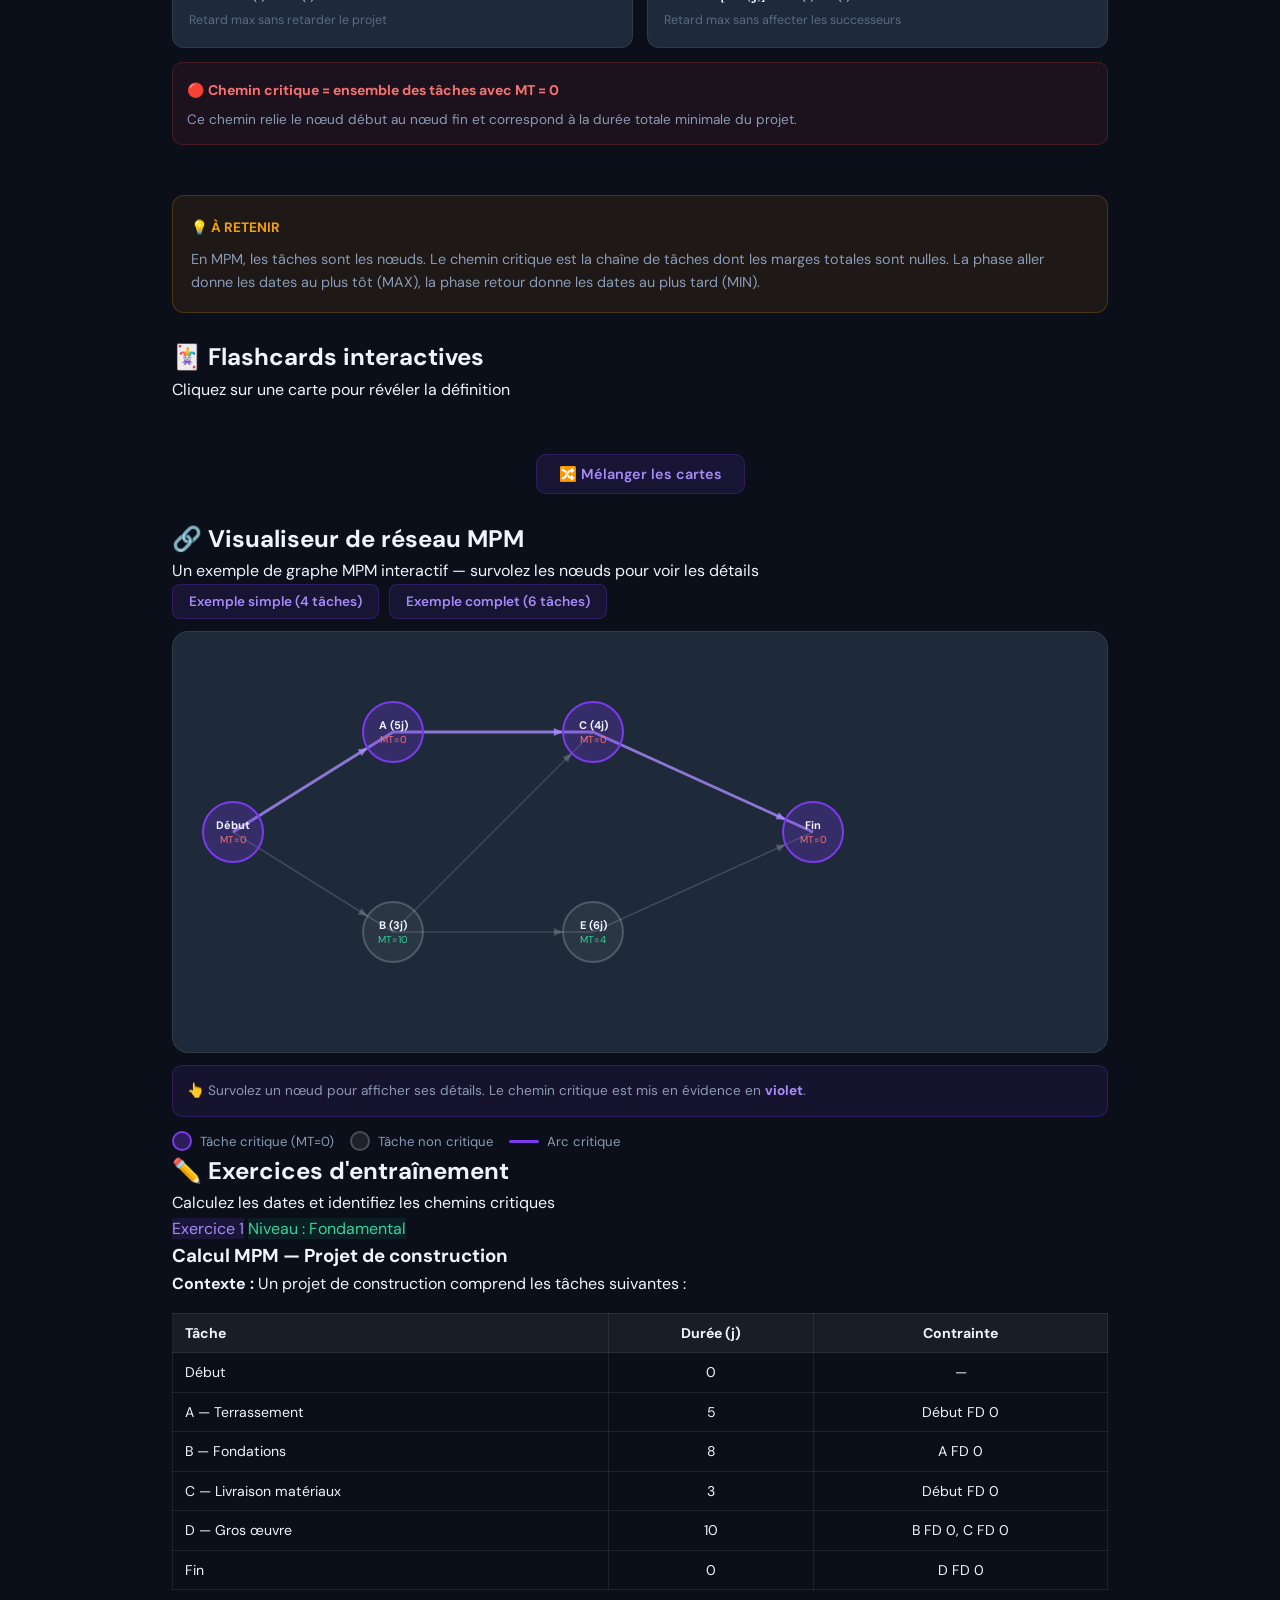
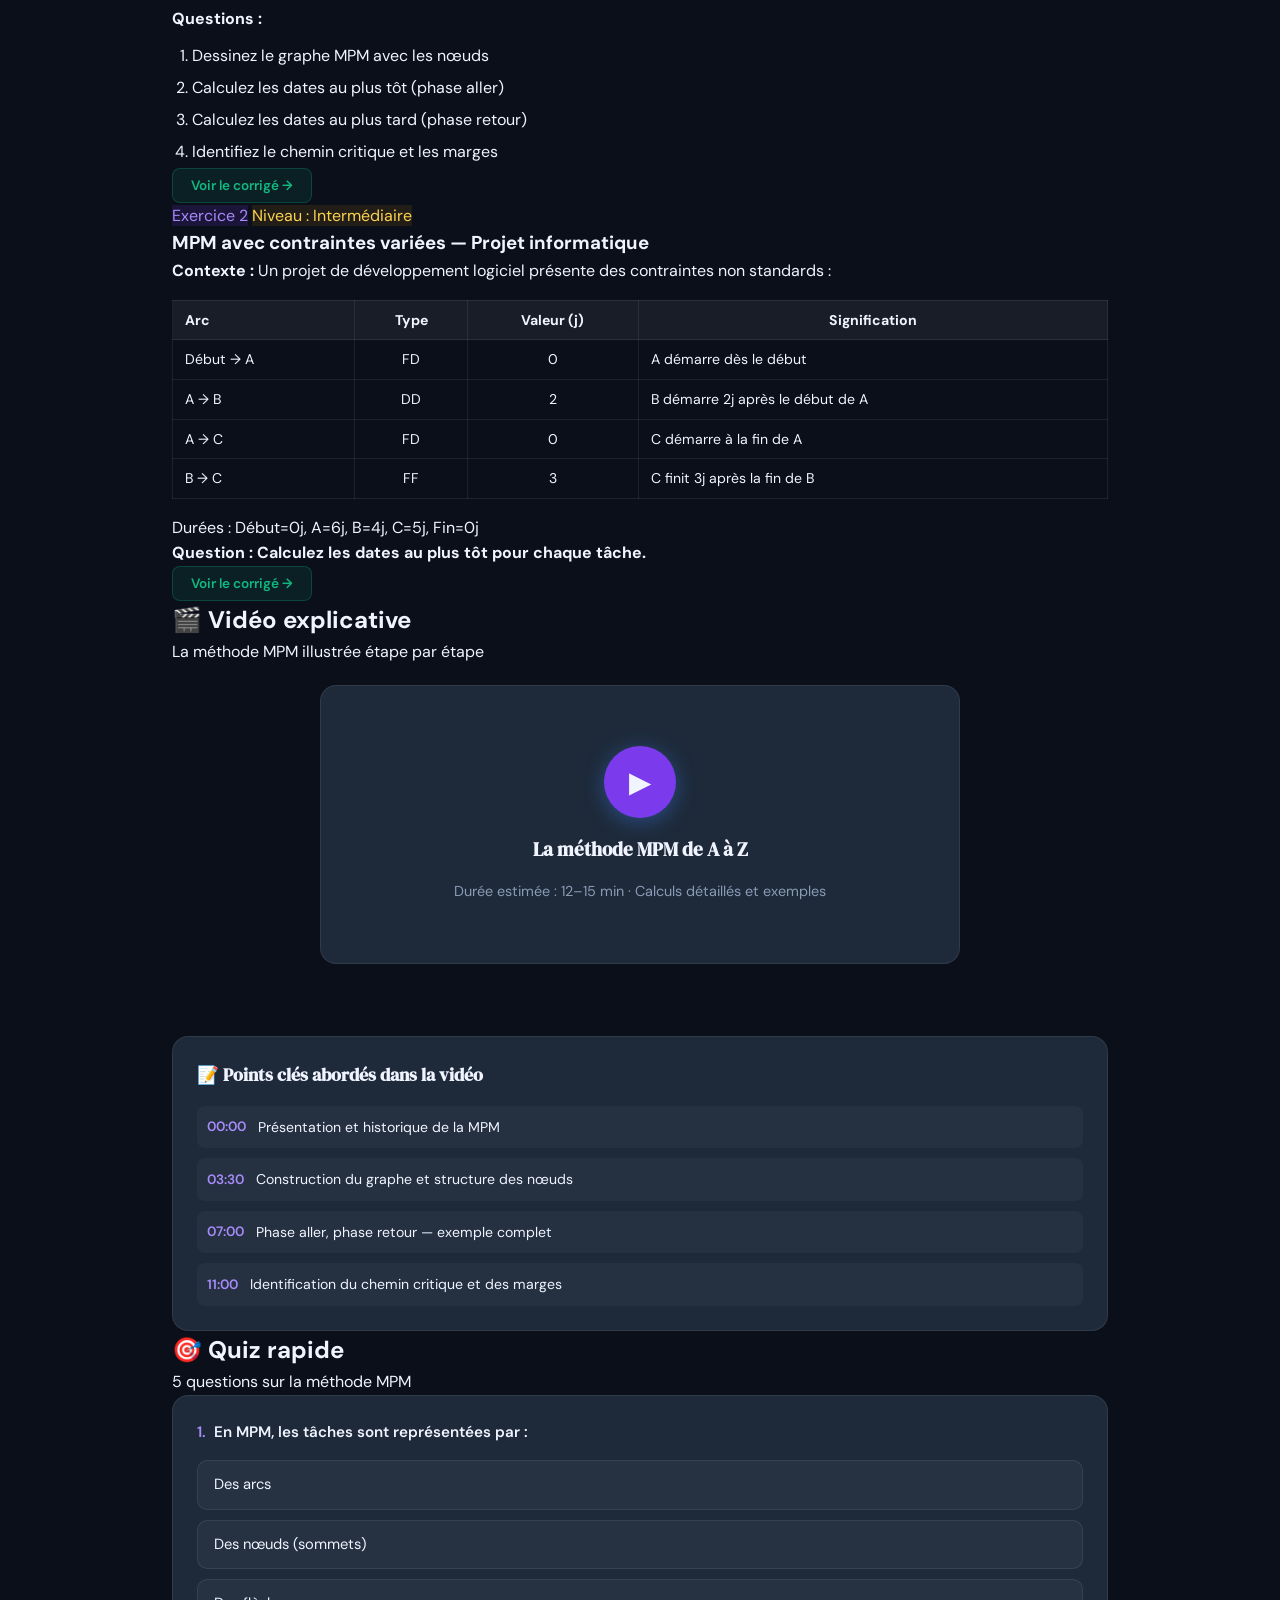
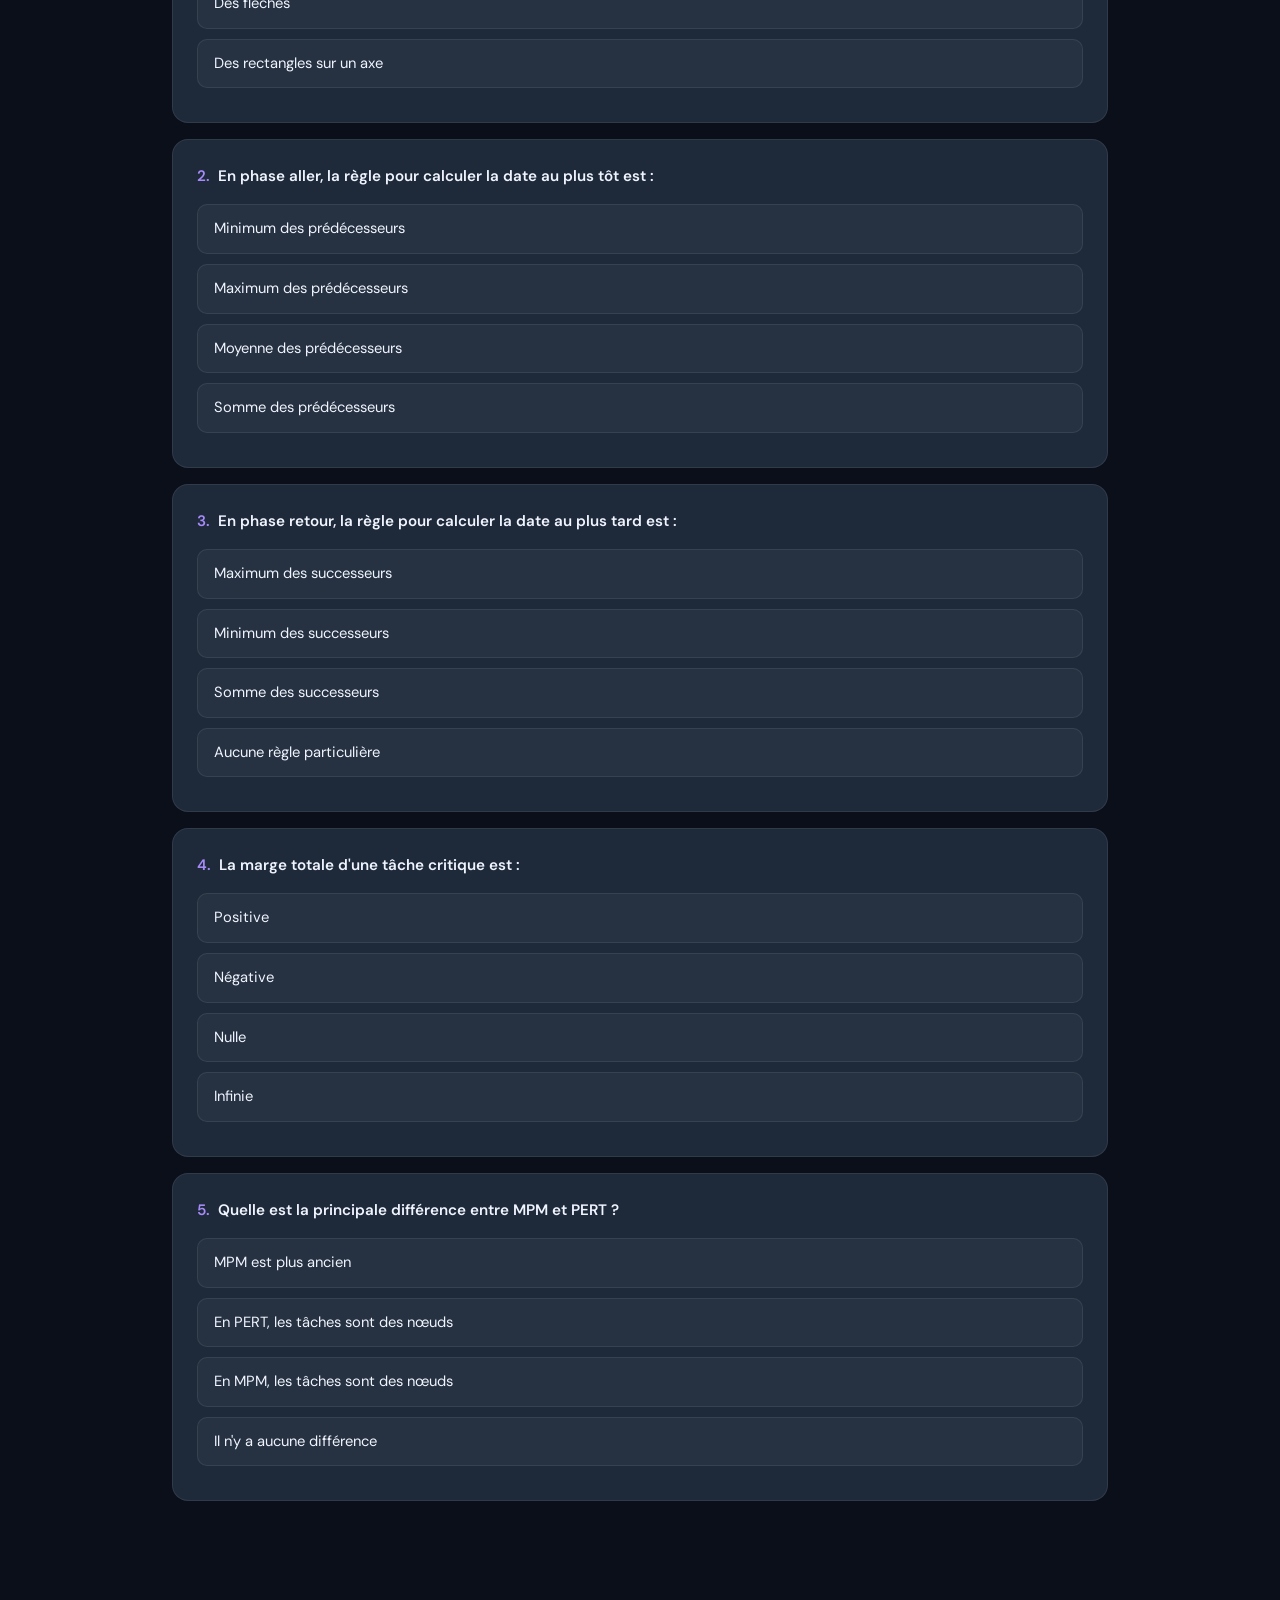
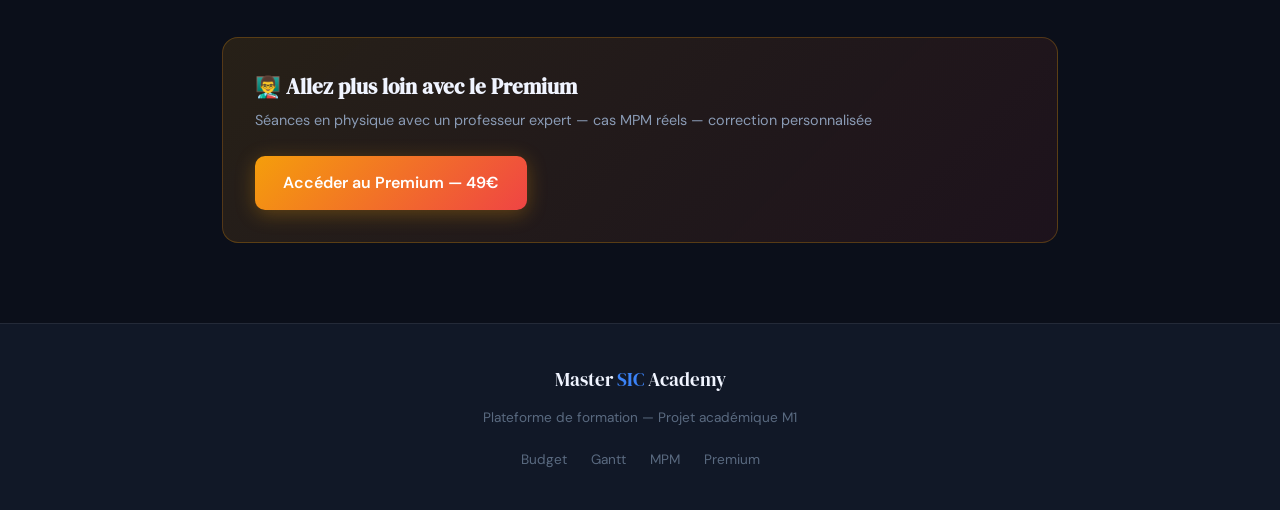
<file: cours-mpm.html>
<!DOCTYPE html>
<html lang="fr">
<head>
  <meta charset="UTF-8">
  <meta name="viewport" content="width=device-width, initial-scale=1.0">
  <title>Méthode MPM — Master SIC Academy</title>
  <link rel="preconnect" href="https://fonts.googleapis.com">
  <link href="https://fonts.googleapis.com/css2?family=DM+Serif+Display:ital@0;1&family=DM+Sans:wght@300;400;500;600&display=swap" rel="stylesheet">
  <link rel="stylesheet" href="style.css">
  <style>
    .quiz-option { cursor:pointer; background:rgba(255,255,255,0.04); border:1px solid var(--border); border-radius:10px; padding:12px 16px; margin-bottom:10px; transition:all 0.2s; font-size:0.92rem; }
    .quiz-option:hover { border-color:rgba(124,58,237,0.4); background:rgba(124,58,237,0.06); }
    .quiz-option.correct { border-color:#10B981; background:rgba(16,185,129,0.1); color:#10B981; }
    .quiz-option.wrong { border-color:#EF4444; background:rgba(239,68,68,0.1); color:#EF4444; }
    .quiz-option.disabled { pointer-events:none; opacity:0.6; }
    .flashcard { perspective:600px; cursor:pointer; }
    .flashcard-inner { position:relative; width:100%; min-height:140px; transition:transform 0.5s; transform-style:preserve-3d; }
    .flashcard.flipped .flashcard-inner { transform:rotateY(180deg); }
    .flashcard-front, .flashcard-back { position:absolute; inset:0; backface-visibility:hidden; border-radius:12px; padding:24px; display:flex; align-items:center; justify-content:center; text-align:center; }
    .flashcard-front { background:var(--surface); border:1px solid var(--border); }
    .flashcard-back { background:rgba(124,58,237,0.1); border:1px solid rgba(124,58,237,0.3); transform:rotateY(180deg); }
    .flashcard-back p { color:var(--text); font-size:0.92rem; line-height:1.6; }
    .flashcard-front p { color:var(--text-muted); font-weight:600; }
    .fc-hint { font-size:0.75rem; color:var(--text-dim); margin-top:8px; }
    .progress-bar-container { background:rgba(255,255,255,0.06); border-radius:100px; height:6px; margin-bottom:32px; overflow:hidden; }
    .progress-bar-fill { height:100%; background:linear-gradient(90deg,#7C3AED,#A78BFA); border-radius:100px; transition:width 0.5s ease; }
    /* MPM NODE DIAGRAM */
    .mpm-canvas-wrapper { position:relative; overflow:hidden; background:var(--surface); border:1px solid var(--border); border-radius:var(--radius); }
    canvas#mpmCanvas { display:block; cursor:pointer; }
    .node-info { background:rgba(124,58,237,0.1); border:1px solid rgba(124,58,237,0.25); border-radius:10px; padding:14px; font-size:0.85rem; color:var(--text-muted); margin-top:12px; }
  </style>
</head>
<body>

  <nav class="navbar">
    <div class="nav-inner">
      <a href="index.html" class="logo">Master<span> SIC</span> Academy</a>
      <ul class="nav-links">
        <li><a href="index.html#cours">← Tous les cours</a></li>
        <li><a href="cours-budget.html">Budget</a></li>
        <li><a href="cours-gantt.html">Gantt</a></li>
        <li><a href="paiement.html">Premium</a></li>
      </ul>
    </div>
  </nav>

  <header class="course-hero" style="background:radial-gradient(ellipse 80% 60% at 60% 50%, rgba(124,58,237,0.12) 0%, transparent 70%);">
    <div class="course-hero-inner">
      <div class="course-breadcrumb">
        <a href="index.html">Accueil</a>
        <span>›</span>
        <span>Méthode MPM</span>
      </div>
      <div class="course-header-badges">
        <span class="hero-badge" style="background:rgba(124,58,237,0.15);border-color:rgba(124,58,237,0.3);color:#A78BFA">Module 03 · Réseau</span>
        <span class="hero-badge" style="background:rgba(16,185,129,0.1);border-color:rgba(16,185,129,0.25);color:#34D399">Accès libre</span>
      </div>
      <h1 style="font-family:'DM Serif Display',serif;font-size:clamp(2.2rem,5vw,3.8rem);letter-spacing:-2px;line-height:1.1;margin:16px 0 20px">Méthode<br><em style="color:#A78BFA">MPM</em></h1>
      <p style="color:var(--text-muted);font-size:1.05rem;line-height:1.7;max-width:560px;margin-bottom:32px">Maîtrisez la méthode des potentiels Métra (MPM) pour modéliser les dépendances entre tâches et identifier le chemin critique d'un projet.</p>
      <div style="display:flex;gap:24px;flex-wrap:wrap">
        <div style="display:flex;align-items:center;gap:8px;font-size:0.88rem;color:var(--text-muted)">📄 <span>Fiche de synthèse</span></div>
        <div style="display:flex;align-items:center;gap:8px;font-size:0.88rem;color:var(--text-muted)">✏️ <span>2 exercices pratiques</span></div>
        <div style="display:flex;align-items:center;gap:8px;font-size:0.88rem;color:var(--text-muted)">🎬 <span>Vidéo explicative</span></div>
        <div style="display:flex;align-items:center;gap:8px;font-size:0.88rem;color:var(--text-muted)">🃏 <span>Flashcards</span></div>
        <div style="display:flex;align-items:center;gap:8px;font-size:0.88rem;color:var(--text-muted)">🔗 <span>Visualiseur de réseau</span></div>
      </div>
    </div>
  </header>

    <div class="course-content">

      <!-- FICHE -->
      <div class="tab-content active" id="tab-fiche">
        <div class="fiche-header">
          <h2>📄 Fiche de synthèse</h2>
          <p>La méthode MPM (Méthode des Potentiels Métra) expliquée en détail</p>
        </div>
        <br>
        <div class="fiche-section">
          <h3><span class="fiche-num" style="background:rgba(124,58,237,0.2);color:#A78BFA">1. </span>Présentation de la méthode MPM</h3>
          <p>La <strong>MPM</strong> (ou méthode des potentiels) a été développée par Bernard Roy en 1958. En MPM :</p>
          <ul class="fiche-list">
            <li>Les <strong>tâches sont représentées par des nœuds</strong> (sommets du graphe)</li>
            <li>Les <strong>contraintes de succession</strong> sont représentées par des arcs avec une valeur (délai)</li>
            <li>Elle permet de gérer des contraintes de type <strong>FD, DD, FF</strong></li>
            <li>Elle s'appuie sur le calcul des <strong>rangs</strong>, <strong>dates au plus tôt</strong> et <strong>dates au plus tard</strong></li>
          </ul>
        </div>
        <br>
        <div class="fiche-section">
          <h3><span class="fiche-num" style="background:rgba(124,58,237,0.2);color:#A78BFA">2. </span>Structure du nœud MPM</h3>
          <div style="display:flex;justify-content:center;margin:20px 0">
            <div style="border:2px solid rgba(124,58,237,0.5);border-radius:12px;overflow:hidden;width:220px">
              <div style="background:rgba(124,58,237,0.2);padding:8px;text-align:center;font-weight:700;font-size:0.9rem;border-bottom:1px solid rgba(124,58,237,0.3)">NOM DE LA TÂCHE</div>
              <div style="display:grid;grid-template-columns:1fr 1fr;border-bottom:1px solid rgba(124,58,237,0.3)">
                <div style="padding:8px;text-align:center;border-right:1px solid rgba(124,58,237,0.3)">
                  <div style="font-size:0.68rem;color:var(--text-dim)">Date + tôt</div>
                  <div style="font-weight:700;color:#A78BFA">tôt</div>
                </div>
                <div style="padding:8px;text-align:center">
                  <div style="font-size:0.68rem;color:var(--text-dim)">Date + tard</div>
                  <div style="font-weight:700;color:#F87171">tard</div>
                </div>
              </div>
            </div>
          </div>
          <p style="text-align:center;font-size:0.85rem;color:var(--text-muted)">Structure standard d'un nœud dans le graphe MPM</p>
        </div>
        <br>
        <div class="fiche-section">
          <h3><span class="fiche-num" style="background:rgba(124,58,237,0.2);color:#A78BFA">3. </span>Calcul des dates au plus tôt (phase aller)</h3>
          <div style="background:rgba(124,58,237,0.06);border:1px solid rgba(124,58,237,0.2);border-radius:12px;padding:18px;margin-top:12px">
            <strong style="color:#A78BFA">Règle de calcul (parcours AVANT) :</strong>
            <p style="margin-top:10px;font-size:0.9rem">On part du <strong>nœud début</strong> (date = 0) et on progresse vers la droite :</p>
            <p style="margin-top:8px;font-size:0.92rem;text-align:center;font-family:'DM Serif Display',serif"><strong>Date au plus tôt (j) = MAX [ Date au plus tôt (i) + délai (i→j) ]</strong></p>
            <p style="margin-top:8px;font-size:0.85rem;color:var(--text-muted)">On prend le <strong>maximum</strong> car la tâche ne peut démarrer qu'après toutes ses prédécesseurs.</p>
          </div>
        </div>
        <br>
        <div class="fiche-section">
          <h3><span class="fiche-num" style="background:rgba(124,58,237,0.2);color:#A78BFA">4. </span>Calcul des dates au plus tard (phase retour)</h3>
          <div style="background:rgba(239,68,68,0.06);border:1px solid rgba(239,68,68,0.2);border-radius:12px;padding:18px;margin-top:12px">
            <strong style="color:#F87171">Règle de calcul (parcours ARRIÈRE) :</strong>
            <p style="margin-top:10px;font-size:0.9rem">On part du <strong>nœud fin</strong> (date + tard = date + tôt) et on remonte vers la gauche :</p>
            <p style="margin-top:8px;font-size:0.92rem;text-align:center;font-family:'DM Serif Display',serif"><strong>Date au plus tard (i) = MIN [ Date au plus tard (j) − délai (i→j) ]</strong></p>
            <p style="margin-top:8px;font-size:0.85rem;color:var(--text-muted)">On prend le <strong>minimum</strong> pour ne pas décaler les successeurs.</p>
          </div>
        </div>
        <br>
        <div class="fiche-section">
          <h3><span class="fiche-num" style="background:rgba(124,58,237,0.2);color:#A78BFA">5. </span>Marges et chemin critique</h3>
          <div style="display:grid;grid-template-columns:1fr 1fr;gap:14px;margin-top:14px">
            <div style="background:var(--surface);border:1px solid var(--border);border-radius:12px;padding:16px">
              <strong style="color:#A78BFA">Marge totale</strong>
              <p style="margin-top:8px;font-size:0.85rem;font-family:'DM Serif Display',serif">MT = Tard(i) − Tôt(i)</p>
              <p style="margin-top:4px;font-size:0.78rem;color:var(--text-dim)">Retard max sans retarder le projet</p>
            </div>
            <div style="background:var(--surface);border:1px solid var(--border);border-radius:12px;padding:16px">
              <strong style="color:#A78BFA">Marge libre</strong>
              <p style="margin-top:8px;font-size:0.85rem;font-family:'DM Serif Display',serif">ML = Min[Tôt(j)] − Tôt(i) − d(i)</p>
              <p style="margin-top:4px;font-size:0.78rem;color:var(--text-dim)">Retard max sans affecter les successeurs</p>
            </div>
          </div>
          <div style="background:rgba(239,68,68,0.07);border:1px solid rgba(239,68,68,0.2);border-radius:10px;padding:14px;margin-top:14px">
            <strong style="color:#F87171;font-size:0.88rem">🔴 Chemin critique = ensemble des tâches avec MT = 0</strong>
            <p style="margin-top:6px;font-size:0.85rem;color:var(--text-muted)">Ce chemin relie le nœud début au nœud fin et correspond à la durée totale minimale du projet.</p>
          </div>
        </div>
        <br>

        <div style="background:rgba(245,158,11,0.08);border:1px solid rgba(245,158,11,0.2);border-radius:12px;padding:18px;margin-top:24px">
          <strong style="color:var(--accent-gold);font-size:0.85rem">💡 À RETENIR</strong>
          <p style="margin-top:8px;font-size:0.9rem;color:var(--text-muted)">En MPM, les tâches sont les nœuds. Le chemin critique est la chaîne de tâches dont les marges totales sont nulles. La phase aller donne les dates au plus tôt (MAX), la phase retour donne les dates au plus tard (MIN).</p>
        </div>
      </div>
      <br>
      <!-- FLASHCARDS -->
      <div class="tab-content" id="tab-flashcards">
        <div class="fiche-header">
          <h2>🃏 Flashcards interactives</h2>
          <p>Cliquez sur une carte pour révéler la définition</p>
        </div>
        <div style="display:grid;grid-template-columns:repeat(auto-fit,minmax(260px,1fr));gap:16px;margin-top:24px" id="flashcardsGrid"></div>
        <div style="text-align:center;margin-top:28px">
          <button onclick="shuffleFlashcards()" style="background:rgba(124,58,237,0.12);border:1px solid rgba(124,58,237,0.25);color:#A78BFA;padding:10px 22px;border-radius:10px;font-family:'DM Sans',sans-serif;font-size:0.9rem;font-weight:600;cursor:pointer">🔀 Mélanger les cartes</button>
        </div>
      </div>
      <br>
      <!-- VISUALISEUR MPM -->
      <div class="tab-content" id="tab-visualiseur">
        <div class="fiche-header">
          <h2>🔗 Visualiseur de réseau MPM</h2>
          <p>Un exemple de graphe MPM interactif — survolez les nœuds pour voir les détails</p>
        </div>
        <div style="margin-bottom:12px;display:flex;gap:10px;flex-wrap:wrap">
          <button onclick="loadExampleSmall()" style="background:rgba(124,58,237,0.12);border:1px solid rgba(124,58,237,0.25);color:#A78BFA;padding:8px 16px;border-radius:8px;font-family:'DM Sans',sans-serif;font-size:0.85rem;font-weight:600;cursor:pointer">Exemple simple (4 tâches)</button>
          <button onclick="loadExampleFull()" style="background:rgba(124,58,237,0.12);border:1px solid rgba(124,58,237,0.25);color:#A78BFA;padding:8px 16px;border-radius:8px;font-family:'DM Sans',sans-serif;font-size:0.85rem;font-weight:600;cursor:pointer">Exemple complet (6 tâches)</button>
        </div>
        <div class="mpm-canvas-wrapper">
          <canvas id="mpmCanvas" width="860" height="400"></canvas>
        </div>
        <div class="node-info" id="nodeInfo">👆 Survolez un nœud pour afficher ses détails. Le chemin critique est mis en évidence en <strong style="color:#A78BFA">violet</strong>.</div>
        <div style="display:flex;gap:16px;margin-top:14px;flex-wrap:wrap">
          <div style="display:flex;align-items:center;gap:8px;font-size:0.82rem;color:var(--text-muted)"><div style="width:20px;height:20px;background:rgba(124,58,237,0.3);border:2px solid #7C3AED;border-radius:50%"></div>Tâche critique (MT=0)</div>
          <div style="display:flex;align-items:center;gap:8px;font-size:0.82rem;color:var(--text-muted)"><div style="width:20px;height:20px;background:rgba(255,255,255,0.08);border:2px solid rgba(255,255,255,0.2);border-radius:50%"></div>Tâche non critique</div>
          <div style="display:flex;align-items:center;gap:8px;font-size:0.82rem;color:var(--text-muted)"><div style="width:30px;height:3px;background:#7C3AED;border-radius:2px"></div>Arc critique</div>
        </div>
      </div>

      <!-- EXERCICES -->
      <div class="tab-content" id="tab-exercices">
        <div class="fiche-header">
          <h2>✏️ Exercices d'entraînement</h2>
          <p>Calculez les dates et identifiez les chemins critiques</p>
        </div>

        <div class="exercice-block">
          <div class="exercice-header">
            <span class="ex-badge" style="background:rgba(124,58,237,0.15);border-color:rgba(124,58,237,0.3);color:#A78BFA">Exercice 1</span>
            <span class="ex-level" style="background:rgba(16,185,129,0.1);color:#34D399;border-color:rgba(16,185,129,0.25)">Niveau : Fondamental</span>
          </div>
          <h3>Calcul MPM — Projet de construction</h3>
          <div class="enonce">
            <p><strong>Contexte :</strong> Un projet de construction comprend les tâches suivantes :</p>
            <table style="width:100%;border-collapse:collapse;margin:16px 0;font-size:0.88rem">
              <thead><tr style="background:rgba(255,255,255,0.06)">
                <th style="padding:8px 12px;text-align:left;border:1px solid var(--border)">Tâche</th>
                <th style="padding:8px 12px;text-align:center;border:1px solid var(--border)">Durée (j)</th>
                <th style="padding:8px 12px;text-align:center;border:1px solid var(--border)">Contrainte</th>
              </tr></thead>
              <tbody>
                <tr><td style="padding:8px 12px;border:1px solid var(--border)">Début</td><td style="padding:8px 12px;text-align:center;border:1px solid var(--border)">0</td><td style="padding:8px 12px;text-align:center;border:1px solid var(--border)">—</td></tr>
                <tr><td style="padding:8px 12px;border:1px solid var(--border)">A — Terrassement</td><td style="padding:8px 12px;text-align:center;border:1px solid var(--border)">5</td><td style="padding:8px 12px;text-align:center;border:1px solid var(--border)">Début FD 0</td></tr>
                <tr><td style="padding:8px 12px;border:1px solid var(--border)">B — Fondations</td><td style="padding:8px 12px;text-align:center;border:1px solid var(--border)">8</td><td style="padding:8px 12px;text-align:center;border:1px solid var(--border)">A FD 0</td></tr>
                <tr><td style="padding:8px 12px;border:1px solid var(--border)">C — Livraison matériaux</td><td style="padding:8px 12px;text-align:center;border:1px solid var(--border)">3</td><td style="padding:8px 12px;text-align:center;border:1px solid var(--border)">Début FD 0</td></tr>
                <tr><td style="padding:8px 12px;border:1px solid var(--border)">D — Gros œuvre</td><td style="padding:8px 12px;text-align:center;border:1px solid var(--border)">10</td><td style="padding:8px 12px;text-align:center;border:1px solid var(--border)">B FD 0, C FD 0</td></tr>
                <tr><td style="padding:8px 12px;border:1px solid var(--border)">Fin</td><td style="padding:8px 12px;text-align:center;border:1px solid var(--border)">0</td><td style="padding:8px 12px;text-align:center;border:1px solid var(--border)">D FD 0</td></tr>
              </tbody>
            </table>
            <strong>Questions :</strong>
            <ol style="margin:8px 0 0 20px;line-height:2">
              <li>Dessinez le graphe MPM avec les nœuds</li>
              <li>Calculez les dates au plus tôt (phase aller)</li>
              <li>Calculez les dates au plus tard (phase retour)</li>
              <li>Identifiez le chemin critique et les marges</li>
            </ol>
          </div>
          <button class="btn-corrige" onclick="toggleCorrige('corrige1',this)">Voir le corrigé →</button>
          <div class="corrige" id="corrige1">
            <strong style="color:#A78BFA">Phase aller (dates au plus tôt) :</strong>
            <ul style="margin-top:8px;margin-left:20px;line-height:2;font-size:0.88rem">
              <li>Début : tôt = 0</li>
              <li>A : tôt = 0 + 0 = 0 → finit à j.5</li>
              <li>C : tôt = 0 → finit à j.3</li>
              <li>B : tôt = max(tôt_A + dur_A) = 0 + 5 = 5 → finit à j.13</li>
              <li>D : tôt = max(B+0, C+0) = max(13, 3) = <strong>13</strong> → finit à j.23</li>
              <li>Fin : tôt = 23 + 0 = <strong>23 jours</strong></li>
            </ul>
            <strong style="color:#A78BFA;display:block;margin-top:12px">Phase retour (dates au plus tard) :</strong>
            <ul style="margin-top:8px;margin-left:20px;line-height:2;font-size:0.88rem">
              <li>Fin : tard = 23</li>
              <li>D : tard = 23 − 10 = 13</li>
              <li>B : tard = 13 − 8 = 5</li>
              <li>C : tard = 13 − 3 = 10</li>
              <li>A : tard = 5 − 5 = 0</li>
              <li>Début : tard = min(A→0, C→0) = 0</li>
            </ul>
            <strong style="color:#A78BFA;display:block;margin-top:12px">Marges totales :</strong>
            <ul style="margin-top:8px;margin-left:20px;line-height:2;font-size:0.88rem">
              <li>A : MT = 0 − 0 = <strong style="color:#F87171">0 (critique)</strong></li>
              <li>B : MT = 5 − 5 = <strong style="color:#F87171">0 (critique)</strong></li>
              <li>C : MT = 10 − 0 = <strong style="color:#34D399">10 jours</strong></li>
              <li>D : MT = 13 − 13 = <strong style="color:#F87171">0 (critique)</strong></li>
            </ul>
            <strong style="color:#F87171;display:block;margin-top:10px">Chemin critique : Début → A → B → D → Fin (23 jours)</strong>
          </div>
        </div>

        <div class="exercice-block">
          <div class="exercice-header">
            <span class="ex-badge" style="background:rgba(124,58,237,0.15);border-color:rgba(124,58,237,0.3);color:#A78BFA">Exercice 2</span>
            <span class="ex-level" style="background:rgba(245,158,11,0.1);color:#FCD34D;border-color:rgba(245,158,11,0.25)">Niveau : Intermédiaire</span>
          </div>
          <h3>MPM avec contraintes variées — Projet informatique</h3>
          <div class="enonce">
            <p><strong>Contexte :</strong> Un projet de développement logiciel présente des contraintes non standards :</p>
            <table style="width:100%;border-collapse:collapse;margin:16px 0;font-size:0.88rem">
              <thead><tr style="background:rgba(255,255,255,0.06)"><th style="padding:8px 12px;text-align:left;border:1px solid var(--border)">Arc</th><th style="padding:8px 12px;text-align:center;border:1px solid var(--border)">Type</th><th style="padding:8px 12px;text-align:center;border:1px solid var(--border)">Valeur (j)</th><th style="padding:8px 12px;border:1px solid var(--border)">Signification</th></tr></thead>
              <tbody>
                <tr><td style="padding:8px 12px;border:1px solid var(--border)">Début → A</td><td style="padding:8px 12px;text-align:center;border:1px solid var(--border)">FD</td><td style="padding:8px 12px;text-align:center;border:1px solid var(--border)">0</td><td style="padding:8px 12px;border:1px solid var(--border)">A démarre dès le début</td></tr>
                <tr><td style="padding:8px 12px;border:1px solid var(--border)">A → B</td><td style="padding:8px 12px;text-align:center;border:1px solid var(--border)">DD</td><td style="padding:8px 12px;text-align:center;border:1px solid var(--border)">2</td><td style="padding:8px 12px;border:1px solid var(--border)">B démarre 2j après le début de A</td></tr>
                <tr><td style="padding:8px 12px;border:1px solid var(--border)">A → C</td><td style="padding:8px 12px;text-align:center;border:1px solid var(--border)">FD</td><td style="padding:8px 12px;text-align:center;border:1px solid var(--border)">0</td><td style="padding:8px 12px;border:1px solid var(--border)">C démarre à la fin de A</td></tr>
                <tr><td style="padding:8px 12px;border:1px solid var(--border)">B → C</td><td style="padding:8px 12px;text-align:center;border:1px solid var(--border)">FF</td><td style="padding:8px 12px;text-align:center;border:1px solid var(--border)">3</td><td style="padding:8px 12px;border:1px solid var(--border)">C finit 3j après la fin de B</td></tr>
              </tbody>
            </table>
            <p>Durées : Début=0j, A=6j, B=4j, C=5j, Fin=0j</p>
            <strong>Question : Calculez les dates au plus tôt pour chaque tâche.</strong>
          </div>
          <button class="btn-corrige" onclick="toggleCorrige('corrige2',this)">Voir le corrigé →</button>
          <div class="corrige" id="corrige2">
            <strong style="color:#A78BFA">Rappel des formules selon le type de contrainte :</strong>
            <ul style="margin:8px 0 0 20px;line-height:2;font-size:0.88rem">
              <li><strong>FD (Fin→Début)</strong> : tôt(j) ≥ tôt(i) + durée(i) + délai</li>
              <li><strong>DD (Début→Début)</strong> : tôt(j) ≥ tôt(i) + délai</li>
              <li><strong>FF (Fin→Fin)</strong> : tôt(j) + durée(j) ≥ tôt(i) + durée(i) + délai → tôt(j) ≥ tôt(i) + durée(i) + délai − durée(j)</li>
            </ul>
            <strong style="color:#A78BFA;display:block;margin-top:12px">Calcul :</strong>
            <ul style="margin-top:8px;margin-left:20px;line-height:2;font-size:0.88rem">
              <li>Début : tôt = 0</li>
              <li>A : tôt = 0 + 0 = <strong>0</strong></li>
              <li>B (DD+2 de A) : tôt ≥ tôt(A) + 2 = 0 + 2 = <strong>2</strong></li>
              <li>C (FD de A) : tôt ≥ 0 + 6 = 6</li>
              <li>C (FF+3 de B) : tôt ≥ tôt(B) + dur(B) + 3 − dur(C) = 2 + 4 + 3 − 5 = 4</li>
              <li>C : tôt = max(6, 4) = <strong>6</strong></li>
              <li>Fin : tôt = 6 + 5 = <strong>11 jours</strong></li>
            </ul>
          </div>
        </div>
      </div>

      <!-- VIDÉO -->
      <div class="tab-content" id="tab-video">
        <div class="fiche-header">
          <h2>🎬 Vidéo explicative</h2>
          <p>La méthode MPM illustrée étape par étape</p>
        </div>
        <div class="video-section">
          <div class="video-placeholder" id="videoPlaceholder">
            <div class="video-play" onclick="showVideo()" style="background:#7C3AED">▶</div>
            <h3>La méthode MPM de A à Z</h3>
            <p>Durée estimée : 12–15 min · Calculs détaillés et exemples</p>
          </div>
          <div class="video-embed" id="videoEmbed">
            <iframe src="https://www.youtube.com/embed/H4tbUuHdj1s" title="Méthode MPM" allowfullscreen></iframe>
          </div>
        </div>
        <div style="background:var(--surface);border:1px solid var(--border);border-radius:var(--radius);padding:24px;margin-top:28px">
          <h3 style="font-family:'DM Serif Display',serif;font-size:1.1rem;margin-bottom:16px">📝 Points clés abordés dans la vidéo</h3>
          <div style="display:flex;flex-direction:column;gap:10px">
            <div style="display:flex;align-items:center;gap:12px;padding:10px;background:rgba(255,255,255,0.03);border-radius:8px"><span style="color:#A78BFA;font-size:0.85rem;font-weight:600">00:00</span><span style="font-size:0.88rem">Présentation et historique de la MPM</span></div>
            <div style="display:flex;align-items:center;gap:12px;padding:10px;background:rgba(255,255,255,0.03);border-radius:8px"><span style="color:#A78BFA;font-size:0.85rem;font-weight:600">03:30</span><span style="font-size:0.88rem">Construction du graphe et structure des nœuds</span></div>
            <div style="display:flex;align-items:center;gap:12px;padding:10px;background:rgba(255,255,255,0.03);border-radius:8px"><span style="color:#A78BFA;font-size:0.85rem;font-weight:600">07:00</span><span style="font-size:0.88rem">Phase aller, phase retour — exemple complet</span></div>
            <div style="display:flex;align-items:center;gap:12px;padding:10px;background:rgba(255,255,255,0.03);border-radius:8px"><span style="color:#A78BFA;font-size:0.85rem;font-weight:600">11:00</span><span style="font-size:0.88rem">Identification du chemin critique et des marges</span></div>
          </div>
        </div>
      </div>

      <!-- QUIZ -->
      <div class="tab-content" id="tab-quiz">
        <div class="fiche-header">
          <h2>🎯 Quiz rapide</h2>
          <p>5 questions sur la méthode MPM</p>
        </div>
        <div id="quizContainer"></div>
        <div id="quizResult" style="display:none;text-align:center;padding:32px;background:var(--surface);border:1px solid var(--border);border-radius:var(--radius);margin-top:20px">
          <div style="font-size:3rem;margin-bottom:12px" id="quizEmoji"></div>
          <div style="font-family:'DM Serif Display',serif;font-size:2rem;margin-bottom:8px" id="quizScore"></div>
          <p id="quizMsg" style="color:var(--text-muted);margin-bottom:20px"></p>
          <button onclick="resetQuiz()" style="background:rgba(124,58,237,0.15);border:1px solid rgba(124,58,237,0.3);color:#A78BFA;padding:10px 24px;border-radius:10px;font-family:'DM Sans',sans-serif;font-weight:600;cursor:pointer;font-size:0.9rem">Recommencer le quiz</button>
        </div>
      </div>

    </div>
  </div>

  <div style="max-width:900px;margin:0 auto;padding:0 32px 80px">
    <div class="premium-banner">
      <div>
        <h3>👨‍🏫 Allez plus loin avec le Premium</h3>
        <p>Séances en physique avec un professeur expert — cas MPM réels — correction personnalisée</p>
      </div>
      <a href="paiement.html" class="btn btn-premium">Accéder au Premium — 49€</a>
    </div>
  </div>

  <footer class="footer">
    <div class="footer-inner">
      <div class="footer-logo">Master<span> SIC</span> Academy</div>
      <p>Plateforme de formation — Projet académique M1</p>
      <div class="footer-links">
        <a href="cours-budget.html">Budget</a>
        <a href="cours-gantt.html">Gantt</a>
        <a href="cours-mpm.html">MPM</a>
        <a href="paiement.html">Premium</a>
      </div>
    </div>
  </footer>

<script>
  const tabProgress={fiche:20,flashcards:40,visualiseur:60,exercices:80,video:90,quiz:100};
  let visited=new Set(['fiche']);
  function switchTab(id,btn){
    document.querySelectorAll('.tab-content').forEach(t=>t.classList.remove('active'));
    document.querySelectorAll('.tab-btn').forEach(b=>b.classList.remove('active'));
    document.getElementById('tab-'+id).classList.add('active');
    btn.classList.add('active');
    visited.add(id);
    updateProgress();
    if(id==='flashcards') renderFlashcards();
    if(id==='quiz') initQuiz();
    if(id==='visualiseur') { loadExampleFull(); }
  }
  function updateProgress(){
    const m=Math.max(...[...visited].map(t=>tabProgress[t]||0));
    document.getElementById('progressBar').style.width=m+'%';
    document.getElementById('progressPct').textContent=m+'%';
  }
  function showVideo(){document.getElementById('videoPlaceholder').style.display='none';document.getElementById('videoEmbed').classList.add('show');}
  function toggleCorrige(id,btn){const el=document.getElementById(id);el.classList.toggle('show');btn.textContent=el.classList.contains('show')?'Masquer le corrigé ↑':'Voir le corrigé →';}

  // FLASHCARDS
  const flashcardsData=[
    {q:'MPM',a:'Méthode des Potentiels Métra. Les tâches sont des nœuds, les contraintes sont des arcs. Développée par Bernard Roy en 1958.'},
    {q:'Phase aller',a:'Calcul des dates au plus tôt en partant du nœud début. Règle : MAX des (date tôt(i) + délai(i→j)) pour tous les prédécesseurs.'},
    {q:'Phase retour',a:'Calcul des dates au plus tard en partant du nœud fin. Règle : MIN des (date tard(j) − délai(i→j)) pour tous les successeurs.'},
    {q:'Marge totale (MT)',a:'MT = date tard − date tôt. Retard maximum autorisé sans retarder la fin du projet. MT = 0 sur le chemin critique.'},
    {q:'Contrainte DD',a:'Début-Début. La tâche j peut démarrer seulement une fois que i a commencé depuis le délai indiqué.'},
    {q:'Contrainte FF',a:'Fin-Fin. La tâche j se termine seulement une fois que i se termine depuis le délai indiqué.'},
    {q:'Tâche fictive',a:'Non nécessaire en MPM (contrairement au PERT). La MPM gère nativement tous les types de contraintes.'},
    {q:'Rang d\'un nœud',a:'Position du nœud dans le graphe. Un nœud de rang k a tous ses prédécesseurs de rang < k. Permet d\'ordonner les calculs.'},
  ];
  let shuffled=[...flashcardsData];
  function renderFlashcards(){document.getElementById('flashcardsGrid').innerHTML=shuffled.map(fc=>`<div class="flashcard" onclick="this.classList.toggle('flipped')"><div class="flashcard-inner"><div class="flashcard-front"><div><p>${fc.q}</p><p class="fc-hint">Cliquez pour révéler ↓</p></div></div><div class="flashcard-back"><p>${fc.a}</p></div></div></div>`).join('');}
  function shuffleFlashcards(){shuffled=shuffled.sort(()=>Math.random()-0.5);renderFlashcards();}

  // MPM CANVAS VISUALISER
  const canvas=document.getElementById('mpmCanvas');
  const ctx=canvas.getContext('2d');

  let graphData=null;

  function loadExampleSmall(){
    graphData={
      nodes:[
        {id:'D',x:80,y:200,label:'Début',dur:0,tot:0,tard:0,mt:0,critical:true},
        {id:'A',x:260,y:120,label:'A',dur:5,tot:0,tard:0,mt:0,critical:true},
        {id:'B',x:260,y:280,label:'B',dur:3,tot:0,tard:10,mt:10,critical:false},
        {id:'C',x:500,y:200,label:'C',dur:8,tot:5,tard:5,mt:0,critical:true},
        {id:'F',x:700,y:200,label:'Fin',dur:0,tot:13,tard:13,mt:0,critical:true},
      ],
      edges:[
        {from:'D',to:'A',delay:0,critical:true},
        {from:'D',to:'B',delay:0,critical:false},
        {from:'A',to:'C',delay:0,critical:true},
        {from:'B',to:'C',delay:0,critical:false},
        {from:'C',to:'F',delay:0,critical:true},
      ]
    };
    drawGraph();
  }

  function loadExampleFull(){
    graphData={
      nodes:[
        {id:'D',x:60,y:200,label:'Début',dur:0,tot:0,tard:0,mt:0,critical:true},
        {id:'A',x:220,y:100,label:'A (5j)',dur:5,tot:0,tard:0,mt:0,critical:true},
        {id:'B',x:220,y:300,label:'B (3j)',dur:3,tot:0,tard:10,mt:10,critical:false},
        {id:'C',x:420,y:100,label:'C (4j)',dur:4,tot:5,tard:5,mt:0,critical:true},
        {id:'E',x:420,y:300,label:'E (6j)',dur:6,tot:3,tard:7,mt:4,critical:false},
        {id:'F',x:640,y:200,label:'Fin',dur:0,tot:9,tard:9,mt:0,critical:true},
      ],
      edges:[
        {from:'D',to:'A',delay:0,critical:true},
        {from:'D',to:'B',delay:0,critical:false},
        {from:'A',to:'C',delay:0,critical:true},
        {from:'B',to:'C',delay:0,critical:false},
        {from:'B',to:'E',delay:0,critical:false},
        {from:'C',to:'F',delay:0,critical:true},
        {from:'E',to:'F',delay:0,critical:false},
      ]
    };
    drawGraph();
  }

  function drawGraph(){
    if(!graphData) return;
    ctx.clearRect(0,0,canvas.width,canvas.height);
    // Draw edges
    graphData.edges.forEach(e=>{
      const from=graphData.nodes.find(n=>n.id===e.from);
      const to=graphData.nodes.find(n=>n.id===e.to);
      ctx.beginPath();
      ctx.moveTo(from.x,from.y);
      ctx.lineTo(to.x,to.y);
      ctx.strokeStyle=e.critical?'rgba(167,139,250,0.8)':'rgba(255,255,255,0.15)';
      ctx.lineWidth=e.critical?3:1.5;
      ctx.stroke();
      // Arrow
      const angle=Math.atan2(to.y-from.y,to.x-from.x);
      const arrowX=to.x-30*Math.cos(angle);
      const arrowY=to.y-30*Math.sin(angle);
      ctx.beginPath();
      ctx.moveTo(arrowX,arrowY);
      ctx.lineTo(arrowX-10*Math.cos(angle-0.4),arrowY-10*Math.sin(angle-0.4));
      ctx.lineTo(arrowX-10*Math.cos(angle+0.4),arrowY-10*Math.sin(angle+0.4));
      ctx.closePath();
      ctx.fillStyle=e.critical?'rgba(167,139,250,0.8)':'rgba(255,255,255,0.2)';
      ctx.fill();
    });
    // Draw nodes
    graphData.nodes.forEach(n=>{
      const r=30;
      ctx.beginPath();
      ctx.arc(n.x,n.y,r,0,Math.PI*2);
      ctx.fillStyle=n.critical?'rgba(124,58,237,0.25)':'rgba(255,255,255,0.06)';
      ctx.fill();
      ctx.strokeStyle=n.critical?'#7C3AED':'rgba(255,255,255,0.2)';
      ctx.lineWidth=2;
      ctx.stroke();
      // Label
      ctx.fillStyle='#F0F4FF';
      ctx.font='bold 11px DM Sans,sans-serif';
      ctx.textAlign='center';
      ctx.textBaseline='middle';
      ctx.fillText(n.label,n.x,n.y-6);
      // MT
      ctx.fillStyle=n.mt===0?'#F87171':'#34D399';
      ctx.font='10px DM Sans,sans-serif';
      ctx.fillText('MT='+n.mt,n.x,n.y+8);
    });
  }

  canvas.addEventListener('mousemove',e=>{
    if(!graphData) return;
    const rect=canvas.getBoundingClientRect();
    const mx=e.clientX-rect.left;
    const my=e.clientY-rect.top;
    let found=null;
    graphData.nodes.forEach(n=>{
      if(Math.hypot(mx-n.x,my-n.y)<32) found=n;
    });
    if(found){
      document.getElementById('nodeInfo').innerHTML=`<strong style="color:#A78BFA">${found.label}</strong> — Durée: ${found.dur}j | Tôt: ${found.tot} | Tard: ${found.tard} | MT: <strong style="${found.mt===0?'color:#F87171':'color:#34D399'}">${found.mt}</strong> ${found.mt===0?'🔴 CRITIQUE':'✅ Non critique'}`;
    }
  });

  // QUIZ
  const quizData=[
    {q:'En MPM, les tâches sont représentées par :',opts:['Des arcs','Des nœuds (sommets)','Des flèches','Des rectangles sur un axe'],ans:1},
    {q:'En phase aller, la règle pour calculer la date au plus tôt est :',opts:['Minimum des prédécesseurs','Maximum des prédécesseurs','Moyenne des prédécesseurs','Somme des prédécesseurs'],ans:1},
    {q:'En phase retour, la règle pour calculer la date au plus tard est :',opts:['Maximum des successeurs','Minimum des successeurs','Somme des successeurs','Aucune règle particulière'],ans:1},
    {q:'La marge totale d\'une tâche critique est :',opts:['Positive','Négative','Nulle','Infinie'],ans:2},
    {q:'Quelle est la principale différence entre MPM et PERT ?',opts:['MPM est plus ancien','En PERT, les tâches sont des nœuds','En MPM, les tâches sont des nœuds','Il n\'y a aucune différence'],ans:2},
  ];
  let quizAnswered=0,quizScore=0;
  function initQuiz(){
    const c=document.getElementById('quizContainer');
    if(c.innerHTML&&quizAnswered<quizData.length)return;
    quizAnswered=0;quizScore=0;
    document.getElementById('quizResult').style.display='none';
    c.innerHTML=quizData.map((q,qi)=>`<div style="background:var(--surface);border:1px solid var(--border);border-radius:var(--radius);padding:24px;margin-bottom:16px"><p style="font-weight:600;margin-bottom:16px;font-size:0.95rem"><span style="color:#A78BFA;margin-right:8px">${qi+1}.</span>${q.q}</p>${q.opts.map((opt,oi)=>`<div class="quiz-option" data-qi="${qi}" data-oi="${oi}" onclick="answerQuiz(${qi},${oi},${q.ans},this)">${opt}</div>`).join('')}</div>`).join('');
  }
  function answerQuiz(qi,oi,ans,el){
    const s=document.querySelectorAll(`[data-qi="${qi}"]`);
    s.forEach(x=>x.classList.add('disabled'));
    if(oi===ans){el.classList.add('correct');quizScore++;}else{el.classList.add('wrong');s[ans].classList.add('correct');}
    quizAnswered++;
    if(quizAnswered===quizData.length){
      setTimeout(()=>{
        const pct=quizScore/quizData.length;
        document.getElementById('quizEmoji').textContent=pct>=0.8?'🎉':pct>=0.6?'👍':'📚';
        document.getElementById('quizScore').textContent=quizScore+' / '+quizData.length;
        document.getElementById('quizMsg').textContent=pct>=0.8?'Excellent ! Vous maîtrisez la MPM.':pct>=0.6?'Bien ! Relisez les phases aller/retour.':'Continuez — relisez la fiche de synthèse.';
        document.getElementById('quizResult').style.display='block';
      },600);
    }
  }
  function resetQuiz(){document.getElementById('quizContainer').innerHTML='';initQuiz();}

  // Init canvas size responsive
  function resizeCanvas(){
    const w=canvas.parentElement.clientWidth;
    canvas.width=w;
    canvas.height=Math.min(420,w*0.5);
    if(graphData) drawGraph();
  }
  window.addEventListener('resize',resizeCanvas);
  setTimeout(()=>{resizeCanvas();loadExampleFull();initQuiz();},100);
</script>
</body>
</html>
</file>
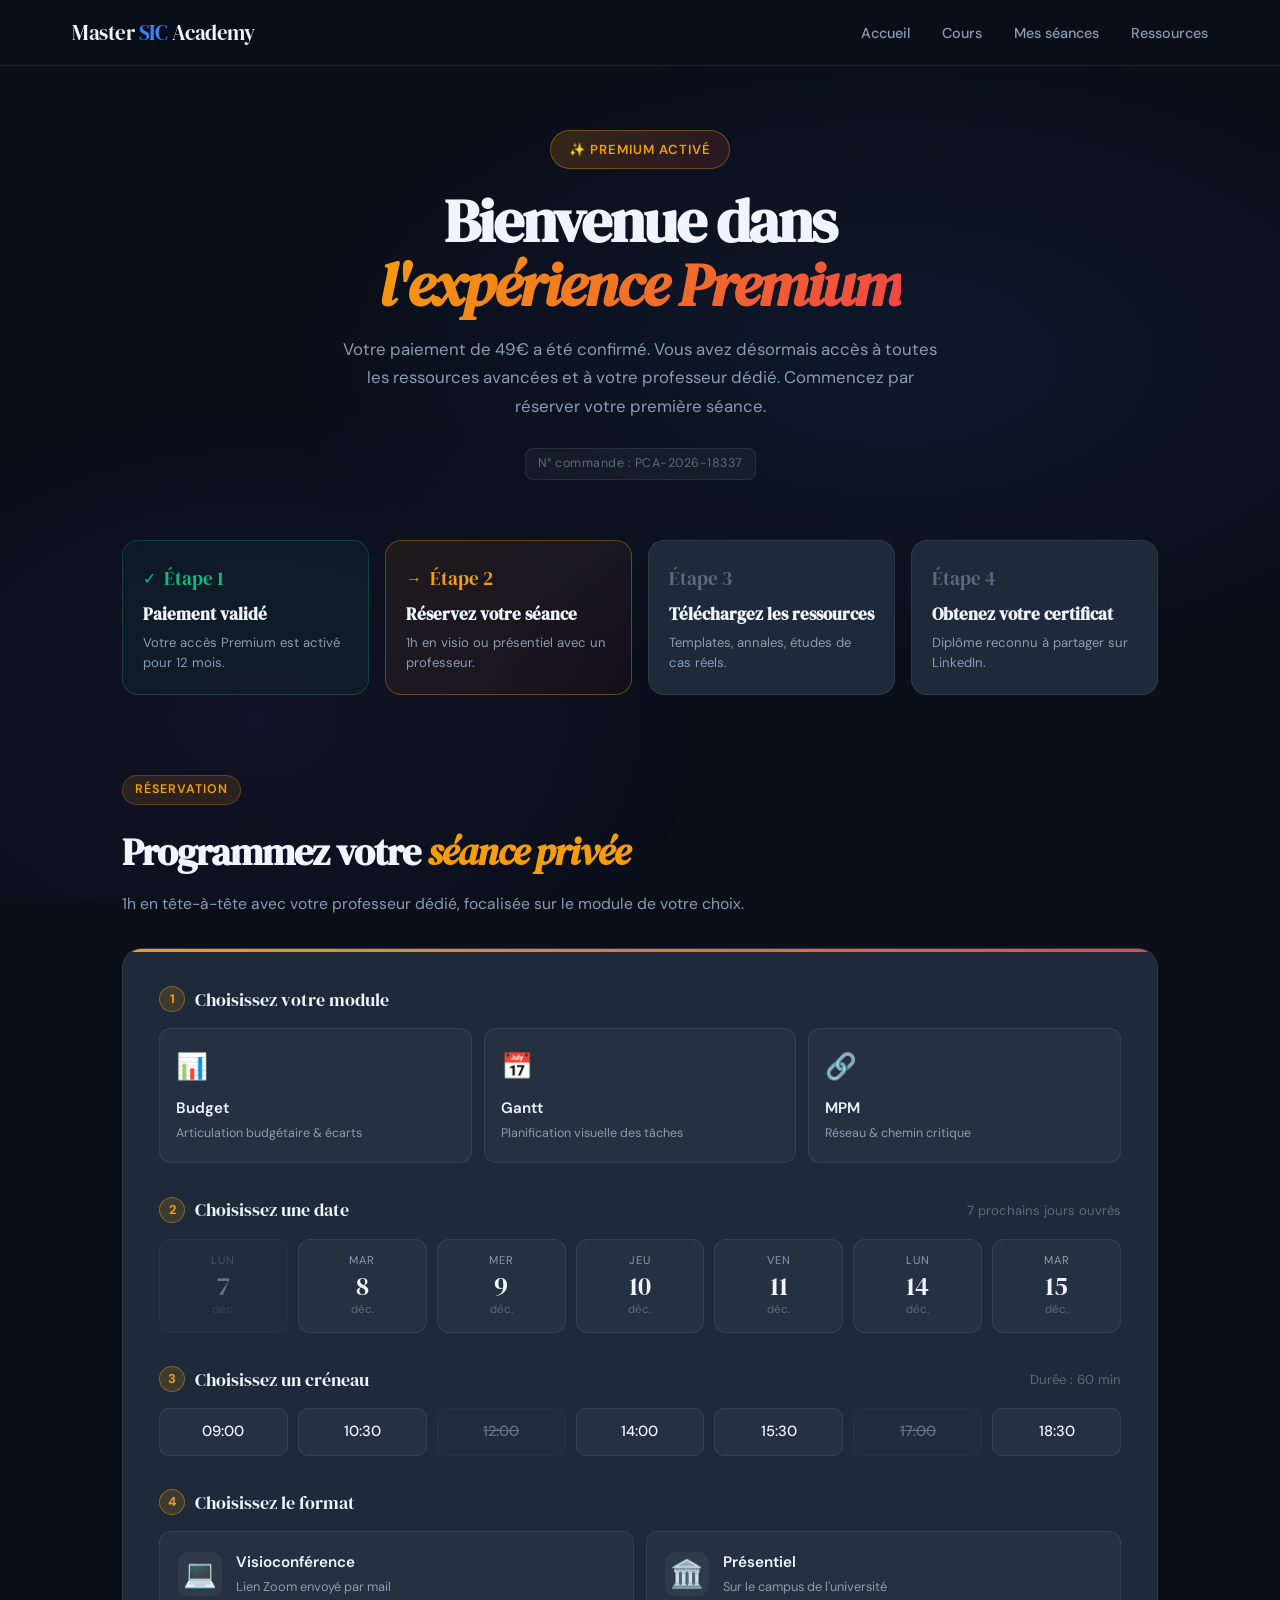
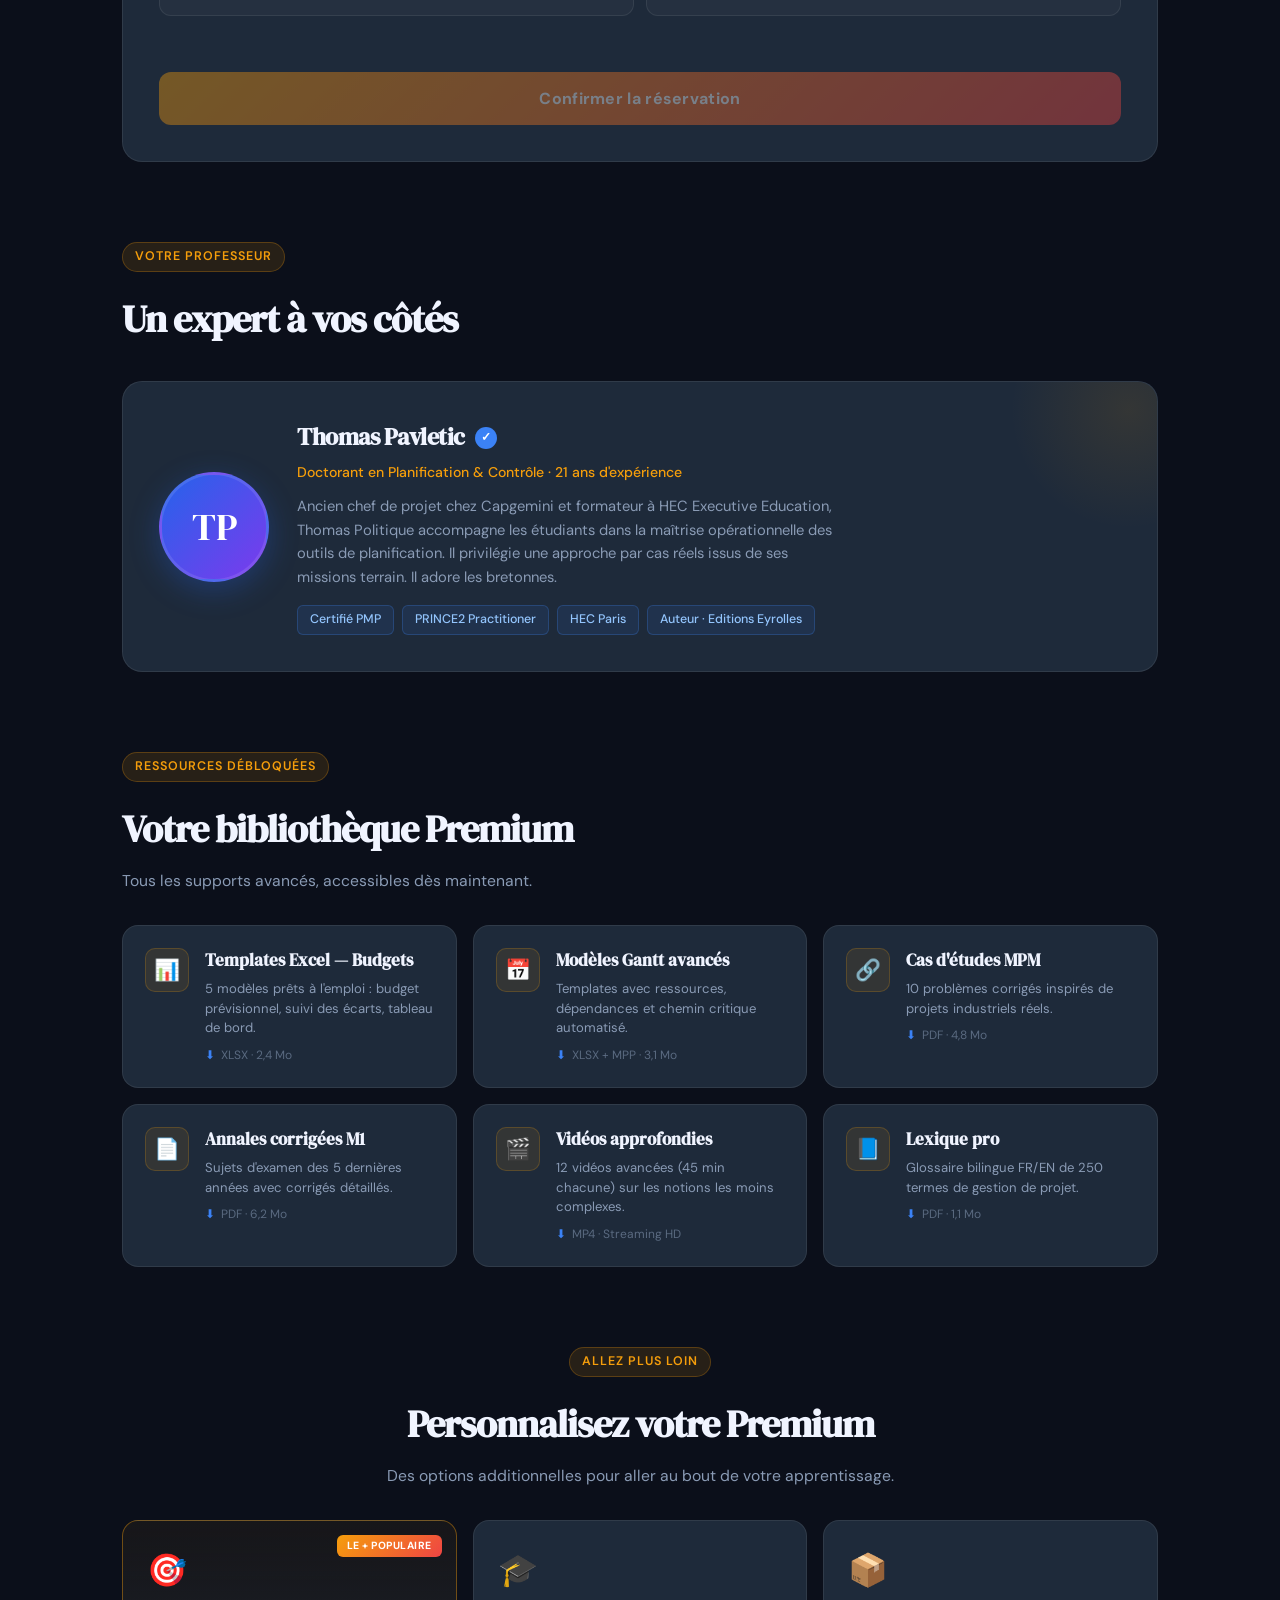
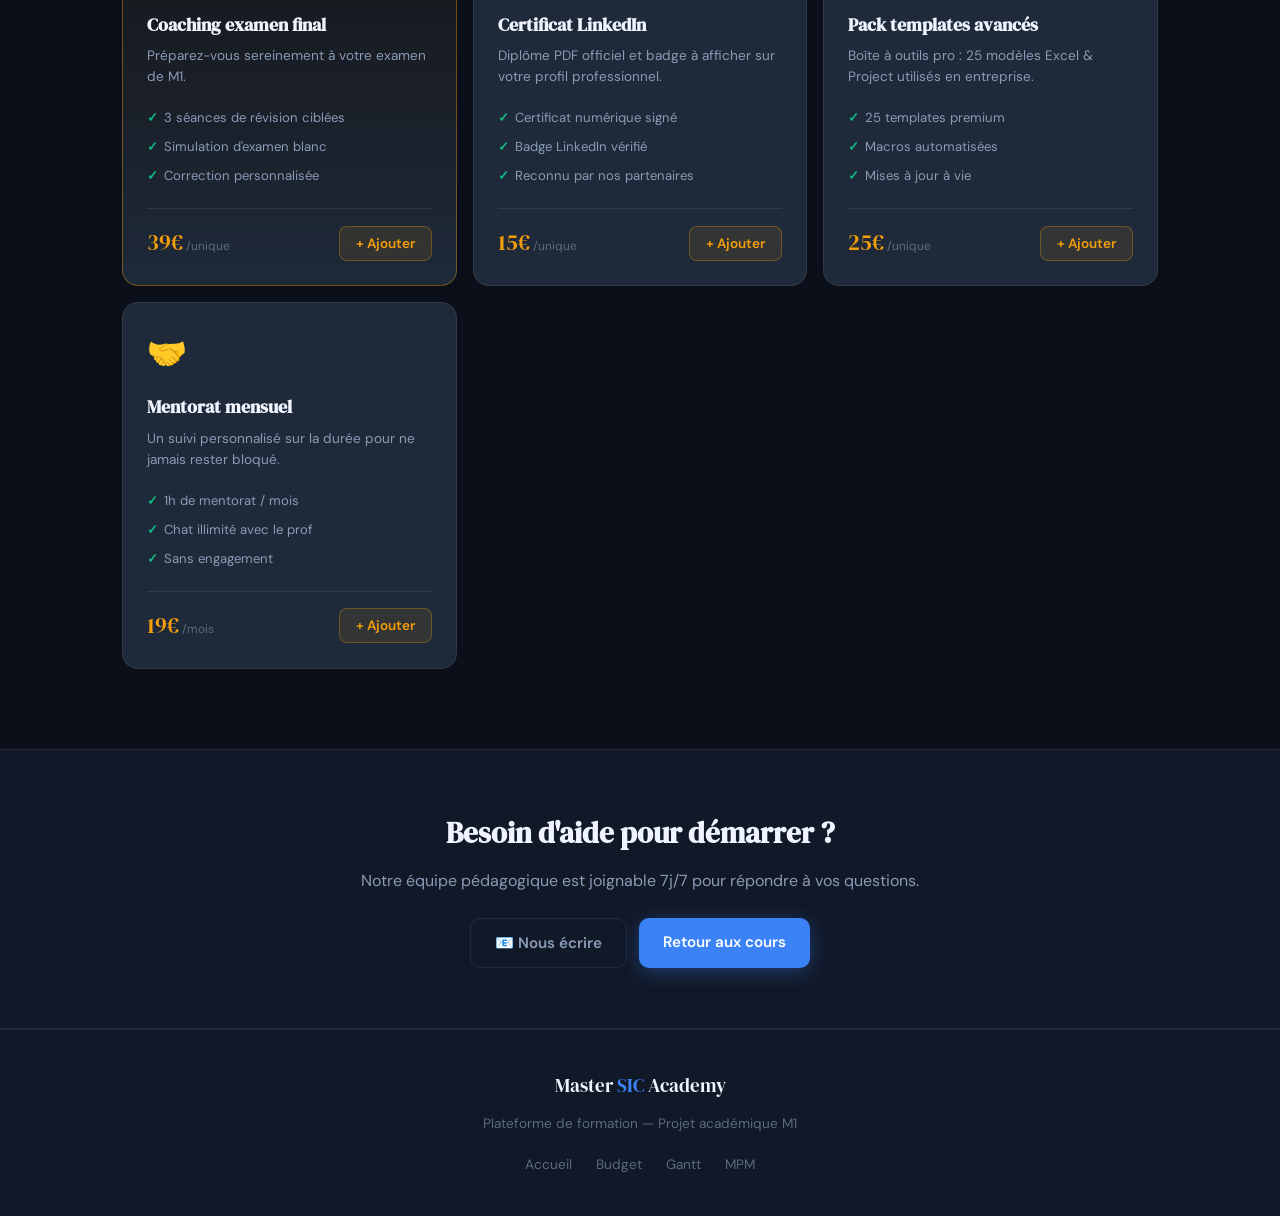
<file: cours-premium.html>
<!DOCTYPE html>
<html lang="fr">
<head>
  <meta charset="UTF-8">
  <meta name="viewport" content="width=device-width, initial-scale=1.0">
  <title>Espace Premium — Master SIC Academy</title>
  <link rel="preconnect" href="https://fonts.googleapis.com">
  <link href="https://fonts.googleapis.com/css2?family=DM+Serif+Display:ital@0;1&family=DM+Sans:wght@300;400;500;600&display=swap" rel="stylesheet">
  <link rel="stylesheet" href="style.css">
  <style>
    /* ===========================================================
       Page Premium — styles spécifiques
       =========================================================== */

    /* Hero premium avec confettis */
    .premium-hero {
      position: relative;
      padding: 130px 32px 60px;
      max-width: 1100px;
      margin: 0 auto;
      text-align: center;
      overflow: visible;
    }
    .premium-hero-badge {
      display: inline-flex;
      align-items: center;
      gap: 8px;
      background: linear-gradient(135deg, rgba(245,158,11,0.18), rgba(239,68,68,0.12));
      border: 1px solid rgba(245,158,11,0.35);
      color: var(--accent-gold);
      padding: 8px 18px;
      border-radius: 100px;
      font-size: 0.82rem;
      font-weight: 600;
      letter-spacing: 1px;
      text-transform: uppercase;
      margin-bottom: 20px;
    }
    .premium-hero h1 {
      font-family: 'DM Serif Display', serif;
      font-size: clamp(2.4rem, 5vw, 3.8rem);
      letter-spacing: -2px;
      line-height: 1.05;
      margin-bottom: 18px;
    }
    .premium-hero h1 em {
      font-style: italic;
      background: linear-gradient(135deg, #F59E0B, #EF4444);
      -webkit-background-clip: text;
      background-clip: text;
      color: transparent;
    }
    .premium-hero p.welcome-msg {
      color: var(--text-muted);
      font-size: 1.05rem;
      line-height: 1.7;
      max-width: 600px;
      margin: 0 auto 28px;
    }
    .order-id {
      display: inline-block;
      font-family: 'DM Sans', monospace;
      font-size: 0.78rem;
      color: var(--text-dim);
      background: rgba(255,255,255,0.04);
      border: 1px solid var(--border);
      padding: 5px 12px;
      border-radius: 8px;
      letter-spacing: 0.5px;
    }

    /* Confettis CSS */
    .confetti-container {
      position: absolute;
      inset: 0;
      pointer-events: none;
      overflow: hidden;
      z-index: 0;
    }
    .confetti {
      position: absolute;
      width: 8px;
      height: 12px;
      top: -20px;
      animation: confetti-fall linear forwards;
    }
    @keyframes confetti-fall {
      0%   { transform: translateY(0) rotate(0deg); opacity: 1; }
      100% { transform: translateY(120vh) rotate(720deg); opacity: 0; }
    }

    /* Parcours premium (steps overview) */
    .journey-section {
      max-width: 1100px;
      margin: 0 auto 80px;
      padding: 0 32px;
    }
    .journey-grid {
      display: grid;
      grid-template-columns: repeat(4, 1fr);
      gap: 16px;
    }
    .journey-card {
      background: var(--surface);
      border: 1px solid var(--border);
      border-radius: var(--radius);
      padding: 22px 20px;
      position: relative;
      transition: all 0.2s;
    }
    .journey-card.done {
      background: rgba(16,185,129,0.06);
      border-color: rgba(16,185,129,0.25);
    }
    .journey-card.current {
      background: linear-gradient(135deg, rgba(245,158,11,0.08), rgba(239,68,68,0.04));
      border-color: rgba(245,158,11,0.35);
    }
    .journey-num {
      font-family: 'DM Serif Display', serif;
      font-size: 1.2rem;
      color: var(--text-dim);
      margin-bottom: 8px;
      display: flex;
      align-items: center;
      gap: 8px;
    }
    .journey-card.done .journey-num { color: var(--accent-green); }
    .journey-card.done .journey-num::before { content: '✓'; font-size: 1rem; }
    .journey-card.current .journey-num { color: var(--accent-gold); }
    .journey-card.current .journey-num::before { content: '→'; font-size: 1rem; }
    .journey-card h4 {
      font-family: 'DM Serif Display', serif;
      font-size: 1.05rem;
      margin-bottom: 4px;
    }
    .journey-card p {
      font-size: 0.82rem;
      color: var(--text-muted);
      line-height: 1.5;
    }

    /* Section commune */
    .premium-block {
      max-width: 1100px;
      margin: 0 auto 80px;
      padding: 0 32px;
    }
    .block-header {
      margin-bottom: 32px;
      max-width: 700px;
    }
    .block-header.center { margin: 0 auto 32px; text-align: center; }
    .block-header h2 {
      font-family: 'DM Serif Display', serif;
      font-size: clamp(1.7rem, 3.5vw, 2.4rem);
      letter-spacing: -1px;
      margin-bottom: 8px;
    }
    .block-header p {
      color: var(--text-muted);
      font-size: 0.98rem;
      line-height: 1.6;
    }

    /* Booking — système de réservation */
    .booking-card {
      background: var(--surface);
      border: 1px solid var(--border);
      border-radius: 20px;
      padding: 36px;
      position: relative;
      overflow: hidden;
    }
    .booking-card::before {
      content: '';
      position: absolute;
      top: 0; left: 0; right: 0;
      height: 3px;
      background: linear-gradient(90deg, #F59E0B, #EF4444);
    }

    .booking-step {
      margin-bottom: 32px;
    }
    .booking-step:last-of-type { margin-bottom: 0; }
    .step-label {
      display: flex;
      align-items: center;
      gap: 10px;
      margin-bottom: 14px;
    }
    .step-num {
      width: 26px; height: 26px;
      border-radius: 50%;
      background: rgba(245,158,11,0.15);
      border: 1px solid rgba(245,158,11,0.4);
      color: var(--accent-gold);
      display: flex;
      align-items: center;
      justify-content: center;
      font-size: 0.8rem;
      font-weight: 700;
      flex-shrink: 0;
    }
    .step-title {
      font-family: 'DM Serif Display', serif;
      font-size: 1.15rem;
    }
    .step-helper {
      margin-left: auto;
      font-size: 0.82rem;
      color: var(--text-dim);
    }

    /* Choix module */
    .module-options {
      display: grid;
      grid-template-columns: repeat(3, 1fr);
      gap: 12px;
    }
    .module-opt {
      background: rgba(255,255,255,0.03);
      border: 1.5px solid var(--border);
      border-radius: 12px;
      padding: 18px 16px;
      cursor: pointer;
      transition: all 0.2s;
      text-align: left;
      font-family: 'DM Sans', sans-serif;
      color: var(--text);
    }
    .module-opt:hover { border-color: rgba(255,255,255,0.18); background: rgba(255,255,255,0.05); }
    .module-opt.selected {
      border-color: var(--accent-gold);
      background: rgba(245,158,11,0.06);
    }
    .module-opt .mo-icon { font-size: 1.6rem; margin-bottom: 8px; display: block; }
    .module-opt .mo-name { font-weight: 600; font-size: 0.95rem; margin-bottom: 4px; }
    .module-opt .mo-desc { font-size: 0.78rem; color: var(--text-muted); }

    /* Sélection de date */
    .date-options {
      display: grid;
      grid-template-columns: repeat(auto-fit, minmax(95px, 1fr));
      gap: 10px;
    }
    .date-opt {
      background: rgba(255,255,255,0.03);
      border: 1.5px solid var(--border);
      border-radius: 12px;
      padding: 12px 8px;
      text-align: center;
      cursor: pointer;
      transition: all 0.2s;
      font-family: 'DM Sans', sans-serif;
      color: var(--text);
    }
    .date-opt:hover { border-color: rgba(255,255,255,0.18); }
    .date-opt.selected {
      border-color: var(--accent-gold);
      background: rgba(245,158,11,0.06);
    }
    .date-opt .do-day {
      font-size: 0.7rem;
      letter-spacing: 1px;
      text-transform: uppercase;
      color: var(--text-muted);
      margin-bottom: 4px;
    }
    .date-opt .do-num {
      font-family: 'DM Serif Display', serif;
      font-size: 1.6rem;
      line-height: 1;
    }
    .date-opt .do-month {
      font-size: 0.72rem;
      color: var(--text-dim);
      margin-top: 2px;
    }
    .date-opt.disabled {
      opacity: 0.35;
      cursor: not-allowed;
      pointer-events: none;
    }

    /* Sélection de créneau */
    .slot-options {
      display: grid;
      grid-template-columns: repeat(auto-fit, minmax(110px, 1fr));
      gap: 10px;
    }
    .slot-opt {
      background: rgba(255,255,255,0.03);
      border: 1.5px solid var(--border);
      border-radius: 10px;
      padding: 11px 8px;
      cursor: pointer;
      transition: all 0.2s;
      font-family: 'DM Sans', sans-serif;
      color: var(--text);
      font-weight: 500;
      font-size: 0.92rem;
      text-align: center;
    }
    .slot-opt:hover { border-color: rgba(255,255,255,0.18); }
    .slot-opt.selected {
      border-color: var(--accent-gold);
      background: rgba(245,158,11,0.06);
      color: var(--accent-gold);
    }
    .slot-opt.taken {
      opacity: 0.35;
      pointer-events: none;
      text-decoration: line-through;
    }

    /* Format */
    .format-options {
      display: grid;
      grid-template-columns: 1fr 1fr;
      gap: 12px;
    }
    .format-opt {
      background: rgba(255,255,255,0.03);
      border: 1.5px solid var(--border);
      border-radius: 12px;
      padding: 18px;
      cursor: pointer;
      transition: all 0.2s;
      display: flex;
      align-items: center;
      gap: 14px;
      font-family: 'DM Sans', sans-serif;
      color: var(--text);
    }
    .format-opt:hover { border-color: rgba(255,255,255,0.18); }
    .format-opt.selected {
      border-color: var(--accent-gold);
      background: rgba(245,158,11,0.06);
    }
    .format-opt .fo-icon {
      font-size: 1.7rem;
      width: 44px;
      height: 44px;
      background: rgba(255,255,255,0.05);
      border-radius: 10px;
      display: flex;
      align-items: center;
      justify-content: center;
      flex-shrink: 0;
    }
    .format-opt .fo-name { font-weight: 600; font-size: 0.95rem; }
    .format-opt .fo-desc { font-size: 0.8rem; color: var(--text-muted); margin-top: 2px; }

    /* Récap & confirm */
    .booking-recap {
      background: rgba(245,158,11,0.04);
      border: 1px dashed rgba(245,158,11,0.3);
      border-radius: 12px;
      padding: 18px 22px;
      margin-top: 24px;
      display: none;
    }
    .booking-recap.show { display: block; animation: slideDown 0.4s ease; }
    @keyframes slideDown {
      from { opacity: 0; transform: translateY(-6px); }
      to { opacity: 1; transform: translateY(0); }
    }
    .recap-row {
      display: flex;
      justify-content: space-between;
      padding: 6px 0;
      font-size: 0.92rem;
    }
    .recap-row + .recap-row { border-top: 1px solid rgba(255,255,255,0.06); }
    .recap-label { color: var(--text-muted); }
    .recap-value { color: var(--text); font-weight: 500; }

    .btn-confirm-booking {
      width: 100%;
      background: linear-gradient(135deg, #F59E0B, #EF4444);
      color: #fff;
      border: none;
      padding: 16px;
      border-radius: 12px;
      font-family: 'DM Sans', sans-serif;
      font-size: 1rem;
      font-weight: 700;
      cursor: pointer;
      margin-top: 24px;
      transition: all 0.2s;
      letter-spacing: 0.3px;
    }
    .btn-confirm-booking:hover:not(:disabled) {
      transform: translateY(-2px);
      box-shadow: 0 6px 24px rgba(245,158,11,0.4);
    }
    .btn-confirm-booking:disabled {
      opacity: 0.4;
      cursor: not-allowed;
    }

    /* Confirmation finale */
    .confirmation-state {
      display: none;
      text-align: center;
      padding: 30px 20px;
    }
    .confirmation-state.show {
      display: block;
      animation: zoomIn 0.5s cubic-bezier(0.2, 1.4, 0.4, 1);
    }
    @keyframes zoomIn {
      from { opacity: 0; transform: scale(0.85); }
      to { opacity: 1; transform: scale(1); }
    }
    .conf-icon {
      width: 64px; height: 64px;
      background: rgba(16,185,129,0.15);
      border: 2px solid var(--accent-green);
      color: var(--accent-green);
      border-radius: 50%;
      margin: 0 auto 18px;
      display: flex;
      align-items: center;
      justify-content: center;
      font-size: 1.8rem;
    }
    .conf-title {
      font-family: 'DM Serif Display', serif;
      font-size: 1.6rem;
      margin-bottom: 8px;
    }
    .conf-text {
      color: var(--text-muted);
      font-size: 0.95rem;
      margin-bottom: 20px;
    }
    .conf-card {
      background: rgba(255,255,255,0.04);
      border: 1px solid var(--border);
      border-radius: 12px;
      padding: 18px;
      max-width: 380px;
      margin: 0 auto 20px;
      text-align: left;
    }
    .conf-actions {
      display: flex;
      gap: 10px;
      justify-content: center;
      flex-wrap: wrap;
    }
    .btn-secondary {
      background: rgba(255,255,255,0.06);
      color: var(--text);
      border: 1px solid var(--border);
      padding: 10px 18px;
      border-radius: 10px;
      font-family: 'DM Sans', sans-serif;
      font-size: 0.88rem;
      font-weight: 500;
      cursor: pointer;
      text-decoration: none;
      transition: all 0.2s;
      display: inline-flex;
      align-items: center;
      gap: 6px;
    }
    .btn-secondary:hover {
      background: rgba(255,255,255,0.1);
      border-color: rgba(255,255,255,0.2);
    }

    /* Carte du professeur */
    .teacher-card {
      background: var(--surface);
      border: 1px solid var(--border);
      border-radius: 20px;
      padding: 36px;
      display: grid;
      grid-template-columns: auto 1fr;
      gap: 28px;
      align-items: center;
      position: relative;
      overflow: hidden;
    }
    .teacher-card::before {
      content: '';
      position: absolute;
      top: 0; right: 0;
      width: 280px; height: 280px;
      background: radial-gradient(circle, rgba(245,158,11,0.1) 0%, transparent 60%);
      transform: translate(40%, -40%);
      pointer-events: none;
    }
    .teacher-avatar {
      width: 110px; height: 110px;
      border-radius: 50%;
      background: linear-gradient(135deg, #2563EB, #7C3AED);
      display: flex;
      align-items: center;
      justify-content: center;
      font-family: 'DM Serif Display', serif;
      font-size: 2.4rem;
      color: #fff;
      flex-shrink: 0;
      border: 3px solid rgba(255,255,255,0.1);
      box-shadow: 0 8px 30px rgba(37,99,235,0.3);
    }
    .teacher-info h3 {
      font-family: 'DM Serif Display', serif;
      font-size: 1.5rem;
      letter-spacing: -0.5px;
      display: flex;
      align-items: center;
      gap: 10px;
      margin-bottom: 4px;
    }
    .teacher-verified {
      width: 22px; height: 22px;
      background: var(--accent-blue);
      border-radius: 50%;
      display: inline-flex;
      align-items: center;
      justify-content: center;
      color: #fff;
      font-size: 0.75rem;
    }
    .teacher-role {
      color: var(--accent-gold);
      font-size: 0.88rem;
      font-weight: 500;
      margin-bottom: 12px;
    }
    .teacher-bio {
      color: var(--text-muted);
      font-size: 0.92rem;
      line-height: 1.6;
      margin-bottom: 16px;
      max-width: 540px;
    }
    .teacher-tags {
      display: flex;
      flex-wrap: wrap;
      gap: 8px;
    }
    .teacher-tags span {
      background: rgba(59,130,246,0.1);
      border: 1px solid rgba(59,130,246,0.25);
      color: #93C5FD;
      padding: 4px 12px;
      border-radius: 6px;
      font-size: 0.78rem;
      font-weight: 500;
    }

    /* Ressources premium */
    .resources-grid {
      display: grid;
      grid-template-columns: repeat(auto-fit, minmax(280px, 1fr));
      gap: 16px;
    }
    .resource-card {
      background: var(--surface);
      border: 1px solid var(--border);
      border-radius: var(--radius);
      padding: 22px;
      display: flex;
      align-items: flex-start;
      gap: 16px;
      transition: all 0.2s;
      cursor: pointer;
    }
    .resource-card:hover {
      transform: translateY(-3px);
      border-color: rgba(245,158,11,0.3);
      box-shadow: 0 8px 30px rgba(0,0,0,0.3);
    }
    .resource-icon {
      width: 44px; height: 44px;
      background: rgba(245,158,11,0.1);
      border: 1px solid rgba(245,158,11,0.2);
      border-radius: 10px;
      display: flex;
      align-items: center;
      justify-content: center;
      font-size: 1.3rem;
      flex-shrink: 0;
    }
    .resource-card h4 {
      font-family: 'DM Serif Display', serif;
      font-size: 1.05rem;
      margin-bottom: 4px;
    }
    .resource-card p {
      color: var(--text-muted);
      font-size: 0.82rem;
      line-height: 1.5;
      margin-bottom: 8px;
    }
    .resource-meta {
      font-size: 0.75rem;
      color: var(--text-dim);
      display: flex;
      align-items: center;
      gap: 6px;
    }
    .resource-meta::before {
      content: '⬇';
      color: var(--accent-blue);
    }

    /* Add-ons section */
    .addons-grid {
      display: grid;
      grid-template-columns: repeat(auto-fit, minmax(260px, 1fr));
      gap: 16px;
    }
    .addon-card {
      background: var(--surface);
      border: 1px solid var(--border);
      border-radius: var(--radius);
      padding: 24px;
      display: flex;
      flex-direction: column;
      transition: all 0.2s;
      position: relative;
    }
    .addon-card.featured {
      border-color: rgba(245,158,11,0.4);
      background: linear-gradient(180deg, rgba(245,158,11,0.05) 0%, var(--surface) 100%);
    }
    .addon-card:hover {
      transform: translateY(-3px);
      box-shadow: 0 8px 30px rgba(0,0,0,0.3);
    }
    .addon-tag {
      position: absolute;
      top: 14px; right: 14px;
      background: linear-gradient(135deg, #F59E0B, #EF4444);
      color: #fff;
      font-size: 0.65rem;
      font-weight: 700;
      letter-spacing: 0.5px;
      padding: 3px 10px;
      border-radius: 6px;
      text-transform: uppercase;
    }
    .addon-icon {
      font-size: 2rem;
      margin-bottom: 14px;
    }
    .addon-card h4 {
      font-family: 'DM Serif Display', serif;
      font-size: 1.15rem;
      margin-bottom: 6px;
    }
    .addon-card p {
      color: var(--text-muted);
      font-size: 0.85rem;
      line-height: 1.55;
      margin-bottom: 16px;
      flex: 1;
    }
    .addon-features {
      list-style: none;
      margin-bottom: 18px;
      font-size: 0.82rem;
      color: var(--text-muted);
    }
    .addon-features li {
      padding: 4px 0;
      display: flex;
      align-items: center;
      gap: 6px;
    }
    .addon-features li::before {
      content: '✓';
      color: var(--accent-green);
      font-weight: 700;
    }
    .addon-footer {
      display: flex;
      justify-content: space-between;
      align-items: center;
      padding-top: 16px;
      border-top: 1px solid var(--border);
    }
    .addon-price {
      font-family: 'DM Serif Display', serif;
      font-size: 1.4rem;
      color: var(--accent-gold);
    }
    .addon-price small {
      font-family: 'DM Sans', sans-serif;
      font-size: 0.75rem;
      color: var(--text-dim);
      font-weight: 400;
    }
    .btn-addon {
      background: rgba(245,158,11,0.1);
      border: 1px solid rgba(245,158,11,0.3);
      color: var(--accent-gold);
      padding: 8px 16px;
      border-radius: 8px;
      font-family: 'DM Sans', sans-serif;
      font-size: 0.85rem;
      font-weight: 600;
      cursor: pointer;
      transition: all 0.2s;
    }
    .btn-addon:hover {
      background: rgba(245,158,11,0.2);
    }
    .btn-addon.added {
      background: rgba(16,185,129,0.15);
      border-color: rgba(16,185,129,0.3);
      color: var(--accent-green);
    }

    /* Support CTA */
    .support-cta {
      background: var(--bg2);
      border-top: 1px solid var(--border);
      border-bottom: 1px solid var(--border);
      padding: 60px 32px;
      text-align: center;
    }
    .support-cta-inner {
      max-width: 700px;
      margin: 0 auto;
    }
    .support-cta h3 {
      font-family: 'DM Serif Display', serif;
      font-size: 1.8rem;
      margin-bottom: 12px;
    }
    .support-cta p {
      color: var(--text-muted);
      margin-bottom: 24px;
    }
    .support-actions { display: flex; justify-content: center; gap: 12px; flex-wrap: wrap; }

    /* Responsive */
    @media (max-width: 768px) {
      .journey-grid { grid-template-columns: repeat(2, 1fr); }
      .module-options { grid-template-columns: 1fr; }
      .format-options { grid-template-columns: 1fr; }
      .teacher-card { grid-template-columns: 1fr; text-align: center; }
      .teacher-tags { justify-content: center; }
    }
  </style>
</head>
<body>

  <!-- Navbar -->
  <nav class="navbar">
    <div class="nav-inner">
      <a href="index.html" class="logo">Master<span> SIC</span> Academy</a>
      <ul class="nav-links">
        <li><a href="index.html">Accueil</a></li>
        <li><a href="index.html#cours">Cours</a></li>
        <li><a href="#booking">Mes séances</a></li>
        <li><a href="#resources">Ressources</a></li>
      </ul>
    </div>
  </nav>

  <div class="hero-bg"></div>

  <!-- Hero avec confettis -->
  <header class="premium-hero">
    <div class="confetti-container" id="confetti"></div>
    <span class="premium-hero-badge">✨ Premium activé</span>
    <h1>Bienvenue dans<br><em>l'expérience Premium</em></h1>
    <p class="welcome-msg">Votre paiement de 49€ a été confirmé. Vous avez désormais accès à toutes les ressources avancées et à votre professeur dédié. Commencez par réserver votre première séance.</p>
    <div class="order-id" id="orderId">N° commande : PCA-2026-XXXXX</div>
  </header>

  <!-- Parcours premium (4 étapes) -->
  <section class="journey-section">
    <div class="journey-grid">
      <div class="journey-card done">
        <div class="journey-num">Étape 1</div>
        <h4>Paiement validé</h4>
        <p>Votre accès Premium est activé pour 12 mois.</p>
      </div>
      <div class="journey-card current">
        <div class="journey-num">Étape 2</div>
        <h4>Réservez votre séance</h4>
        <p>1h en visio ou présentiel avec un professeur.</p>
      </div>
      <div class="journey-card">
        <div class="journey-num">Étape 3</div>
        <h4>Téléchargez les ressources</h4>
        <p>Templates, annales, études de cas réels.</p>
      </div>
      <div class="journey-card">
        <div class="journey-num">Étape 4</div>
        <h4>Obtenez votre certificat</h4>
        <p>Diplôme reconnu à partager sur LinkedIn.</p>
      </div>
    </div>
  </section>

  <!-- Réservation interactive -->
  <section id="booking" class="premium-block">
    <div class="block-header">
      <span class="section-tag premium-tag">Réservation</span>
      <h2>Programmez votre <em style="color: var(--accent-gold); font-style: italic;">séance privée</em></h2>
      <p>1h en tête-à-tête avec votre professeur dédié, focalisée sur le module de votre choix.</p>
    </div>

    <div class="booking-card">
      <div id="bookingFlow">

        <!-- Étape 1 : Module -->
        <div class="booking-step">
          <div class="step-label">
            <div class="step-num">1</div>
            <div class="step-title">Choisissez votre module</div>
          </div>
          <div class="module-options">
            <div class="module-opt" data-value="Articulation Budgétaire" data-color="#2563EB">
              <span class="mo-icon">📊</span>
              <div class="mo-name">Budget</div>
              <div class="mo-desc">Articulation budgétaire & écarts</div>
            </div>
            <div class="module-opt" data-value="Matrice GANTT" data-color="#059669">
              <span class="mo-icon">📅</span>
              <div class="mo-name">Gantt</div>
              <div class="mo-desc">Planification visuelle des tâches</div>
            </div>
            <div class="module-opt" data-value="Méthode MPM" data-color="#7C3AED">
              <span class="mo-icon">🔗</span>
              <div class="mo-name">MPM</div>
              <div class="mo-desc">Réseau & chemin critique</div>
            </div>
          </div>
        </div>

        <!-- Étape 2 : Date -->
        <div class="booking-step">
          <div class="step-label">
            <div class="step-num">2</div>
            <div class="step-title">Choisissez une date</div>
            <div class="step-helper">7 prochains jours ouvrés</div>
          </div>
          <div class="date-options" id="dateOptions">
            <!-- Généré en JS -->
          </div>
        </div>

        <!-- Étape 3 : Créneau -->
        <div class="booking-step">
          <div class="step-label">
            <div class="step-num">3</div>
            <div class="step-title">Choisissez un créneau</div>
            <div class="step-helper">Durée : 60 min</div>
          </div>
          <div class="slot-options" id="slotOptions">
            <div class="slot-opt" data-value="09:00">09:00</div>
            <div class="slot-opt" data-value="10:30">10:30</div>
            <div class="slot-opt taken" data-value="12:00">12:00</div>
            <div class="slot-opt" data-value="14:00">14:00</div>
            <div class="slot-opt" data-value="15:30">15:30</div>
            <div class="slot-opt taken" data-value="17:00">17:00</div>
            <div class="slot-opt" data-value="18:30">18:30</div>
          </div>
        </div>

        <!-- Étape 4 : Format -->
        <div class="booking-step">
          <div class="step-label">
            <div class="step-num">4</div>
            <div class="step-title">Choisissez le format</div>
          </div>
          <div class="format-options">
            <div class="format-opt" data-value="Visioconférence">
              <div class="fo-icon">💻</div>
              <div>
                <div class="fo-name">Visioconférence</div>
                <div class="fo-desc">Lien Zoom envoyé par mail</div>
              </div>
            </div>
            <div class="format-opt" data-value="Présentiel">
              <div class="fo-icon">🏛️</div>
              <div>
                <div class="fo-name">Présentiel</div>
                <div class="fo-desc">Sur le campus de l'université</div>
              </div>
            </div>
          </div>
        </div>

        <!-- Récapitulatif -->
        <div class="booking-recap" id="bookingRecap">
          <div class="recap-row">
            <span class="recap-label">Module</span>
            <span class="recap-value" id="recapModule">—</span>
          </div>
          <div class="recap-row">
            <span class="recap-label">Date</span>
            <span class="recap-value" id="recapDate">—</span>
          </div>
          <div class="recap-row">
            <span class="recap-label">Horaire</span>
            <span class="recap-value" id="recapSlot">—</span>
          </div>
          <div class="recap-row">
            <span class="recap-label">Format</span>
            <span class="recap-value" id="recapFormat">—</span>
          </div>
          <div class="recap-row">
            <span class="recap-label">Professeur</span>
            <span class="recap-value">M. Thomas Pavletic</span>
          </div>
        </div>

        <button class="btn-confirm-booking" id="btnConfirmBooking" disabled>
          Confirmer la réservation
        </button>
      </div>

      <!-- État final : confirmation -->
      <div class="confirmation-state" id="confirmationState">
        <div class="conf-icon">✓</div>
        <div class="conf-title">Séance confirmée !</div>
        <p class="conf-text">Un récapitulatif vous a été envoyé par email.</p>

        <div class="conf-card">
          <div class="recap-row">
            <span class="recap-label">📚 Module</span>
            <span class="recap-value" id="finalModule">—</span>
          </div>
          <div class="recap-row">
            <span class="recap-label">📅 Date</span>
            <span class="recap-value" id="finalDate">—</span>
          </div>
          <div class="recap-row">
            <span class="recap-label">🕐 Horaire</span>
            <span class="recap-value" id="finalSlot">—</span>
          </div>
          <div class="recap-row">
            <span class="recap-label">📍 Format</span>
            <span class="recap-value" id="finalFormat">—</span>
          </div>
        </div>

        <div class="conf-actions">
          <button class="btn-secondary" id="btnNewBooking">↻ Réserver une autre séance</button>
          <a href="#resources" class="btn-secondary">📚 Voir les ressources</a>
        </div>
      </div>
    </div>
  </section>

  <!-- Carte du professeur -->
  <section class="premium-block">
    <div class="block-header">
      <span class="section-tag premium-tag">Votre professeur</span>
      <h2>Un expert à vos côtés</h2>
    </div>

    <div class="teacher-card">
      <div class="teacher-avatar">TP</div>
      <div class="teacher-info">
        <h3>Thomas Pavletic <span class="teacher-verified">✓</span></h3>
        <div class="teacher-role">Doctorant en Planification & Contrôle · 21 ans d'expérience</div>
        <p class="teacher-bio">Ancien chef de projet chez Capgemini et formateur à HEC Executive Education, Thomas Politique accompagne les étudiants dans la maîtrise opérationnelle des outils de planification. Il privilégie une approche par cas réels issus de ses missions terrain. Il adore les bretonnes.</p>
        <div class="teacher-tags">
          <span>Certifié PMP</span>
          <span>PRINCE2 Practitioner</span>
          <span>HEC Paris</span>
          <span>Auteur · Editions Eyrolles</span>
        </div>
      </div>
    </div>
  </section>

  <!-- Ressources premium -->
  <section id="resources" class="premium-block">
    <div class="block-header">
      <span class="section-tag premium-tag">Ressources débloquées</span>
      <h2>Votre bibliothèque Premium</h2>
      <p>Tous les supports avancés, accessibles dès maintenant.</p>
    </div>

    <div class="resources-grid">
      <div class="resource-card">
        <div class="resource-icon">📊</div>
        <div>
          <h4>Templates Excel — Budgets</h4>
          <p>5 modèles prêts à l'emploi : budget prévisionnel, suivi des écarts, tableau de bord.</p>
          <div class="resource-meta">XLSX · 2,4 Mo</div>
        </div>
      </div>
      <div class="resource-card">
        <div class="resource-icon">📅</div>
        <div>
          <h4>Modèles Gantt avancés</h4>
          <p>Templates avec ressources, dépendances et chemin critique automatisé.</p>
          <div class="resource-meta">XLSX + MPP · 3,1 Mo</div>
        </div>
      </div>
      <div class="resource-card">
        <div class="resource-icon">🔗</div>
        <div>
          <h4>Cas d'études MPM</h4>
          <p>10 problèmes corrigés inspirés de projets industriels réels.</p>
          <div class="resource-meta">PDF · 4,8 Mo</div>
        </div>
      </div>
      <div class="resource-card">
        <div class="resource-icon">📄</div>
        <div>
          <h4>Annales corrigées M1</h4>
          <p>Sujets d'examen des 5 dernières années avec corrigés détaillés.</p>
          <div class="resource-meta">PDF · 6,2 Mo</div>
        </div>
      </div>
      <div class="resource-card">
        <div class="resource-icon">🎬</div>
        <div>
          <h4>Vidéos approfondies</h4>
          <p>12 vidéos avancées (45 min chacune) sur les notions les moins complexes.</p>
          <div class="resource-meta">MP4 · Streaming HD</div>
        </div>
      </div>
      <div class="resource-card">
        <div class="resource-icon">📘</div>
        <div>
          <h4>Lexique pro</h4>
          <p>Glossaire bilingue FR/EN de 250 termes de gestion de projet.</p>
          <div class="resource-meta">PDF · 1,1 Mo</div>
        </div>
      </div>
    </div>
  </section>

  <!-- Add-ons : autres options de paiement cohérentes -->
  <section class="premium-block">
    <div class="block-header center">
      <span class="section-tag premium-tag">Allez plus loin</span>
      <h2>Personnalisez votre Premium</h2>
      <p>Des options additionnelles pour aller au bout de votre apprentissage.</p>
    </div>

    <div class="addons-grid">
      <div class="addon-card featured">
        <span class="addon-tag">Le + populaire</span>
        <div class="addon-icon">🎯</div>
        <h4>Coaching examen final</h4>
        <p>Préparez-vous sereinement à votre examen de M1.</p>
        <ul class="addon-features">
          <li>3 séances de révision ciblées</li>
          <li>Simulation d'examen blanc</li>
          <li>Correction personnalisée</li>
        </ul>
        <div class="addon-footer">
          <div class="addon-price">39€<small> /unique</small></div>
          <button class="btn-addon" data-addon="coaching">+ Ajouter</button>
        </div>
      </div>

      <div class="addon-card">
        <div class="addon-icon">🎓</div>
        <h4>Certificat LinkedIn</h4>
        <p>Diplôme PDF officiel et badge à afficher sur votre profil professionnel.</p>
        <ul class="addon-features">
          <li>Certificat numérique signé</li>
          <li>Badge LinkedIn vérifié</li>
          <li>Reconnu par nos partenaires</li>
        </ul>
        <div class="addon-footer">
          <div class="addon-price">15€<small> /unique</small></div>
          <button class="btn-addon" data-addon="certif">+ Ajouter</button>
        </div>
      </div>

      <div class="addon-card">
        <div class="addon-icon">📦</div>
        <h4>Pack templates avancés</h4>
        <p>Boîte à outils pro : 25 modèles Excel & Project utilisés en entreprise.</p>
        <ul class="addon-features">
          <li>25 templates premium</li>
          <li>Macros automatisées</li>
          <li>Mises à jour à vie</li>
        </ul>
        <div class="addon-footer">
          <div class="addon-price">25€<small> /unique</small></div>
          <button class="btn-addon" data-addon="templates">+ Ajouter</button>
        </div>
      </div>

      <div class="addon-card">
        <div class="addon-icon">🤝</div>
        <h4>Mentorat mensuel</h4>
        <p>Un suivi personnalisé sur la durée pour ne jamais rester bloqué.</p>
        <ul class="addon-features">
          <li>1h de mentorat / mois</li>
          <li>Chat illimité avec le prof</li>
          <li>Sans engagement</li>
        </ul>
        <div class="addon-footer">
          <div class="addon-price">19€<small> /mois</small></div>
          <button class="btn-addon" data-addon="mentorat">+ Ajouter</button>
        </div>
      </div>
    </div>
  </section>

  <!-- Support -->
  <section class="support-cta">
    <div class="support-cta-inner">
      <h3>Besoin d'aide pour démarrer ?</h3>
      <p>Notre équipe pédagogique est joignable 7j/7 pour répondre à vos questions.</p>
      <div class="support-actions">
        <a href="mailto:contact@mastersic-academy.fr" class="btn btn-ghost">📧 Nous écrire</a>
        <a href="index.html#cours" class="btn btn-primary">Retour aux cours</a>
      </div>
    </div>
  </section>

  <!-- Footer -->
  <footer class="footer">
    <div class="footer-inner">
      <div class="footer-logo">Master<span> SIC</span> Academy</div>
      <p>Plateforme de formation — Projet académique M1</p>
      <div class="footer-links">
        <a href="index.html">Accueil</a>
        <a href="cours-budget.html">Budget</a>
        <a href="cours-gantt.html">Gantt</a>
        <a href="cours-mpm.html">MPM</a>
      </div>
    </div>
  </footer>

<script>
/* =========================================================
   Page Premium — JS
   ========================================================= */

// 1) Confettis à l'arrivée
(function spawnConfetti() {
  const container = document.getElementById('confetti');
  const colors = ['#F59E0B', '#3B82F6', '#10B981', '#8B5CF6', '#EF4444'];
  const count = 60;
  for (let i = 0; i < count; i++) {
    const c = document.createElement('div');
    c.className = 'confetti';
    c.style.left = Math.random() * 100 + '%';
    c.style.background = colors[Math.floor(Math.random() * colors.length)];
    c.style.animationDuration = (2.5 + Math.random() * 2.5) + 's';
    c.style.animationDelay = (Math.random() * 0.8) + 's';
    c.style.transform = `rotate(${Math.random() * 360}deg)`;
    if (Math.random() > 0.5) c.style.borderRadius = '50%';
    container.appendChild(c);
    setTimeout(() => c.remove(), 6000);
  }
})();

// 2) Numéro de commande aléatoire
(function generateOrderId() {
  const id = Math.floor(10000 + Math.random() * 90000);
  document.getElementById('orderId').textContent = `N° commande : PCA-2026-${id}`;
})();

// 3) Génération des dates (7 prochains jours ouvrés)
(function generateDates() {
  const container = document.getElementById('dateOptions');
  const days   = ['DIM', 'LUN', 'MAR', 'MER', 'JEU', 'VEN', 'SAM'];
  const months = ['janv.', 'févr.', 'mars', 'avril', 'mai', 'juin',
                  'juil.', 'août', 'sept.', 'oct.', 'nov.', 'déc.'];

  let added = 0;
  let offset = 1;
  while (added < 7) {
    const d = new Date();
    d.setDate(d.getDate() + offset);
    offset++;
    // Skip weekends
    if (d.getDay() === 0 || d.getDay() === 6) continue;

    const opt = document.createElement('div');
    opt.className = 'date-opt';
    // Premier jour disponible volontairement marqué occupé pour réalisme
    if (added === 0) opt.classList.add('disabled');

    const formatted = `${days[d.getDay()]} ${d.getDate()} ${months[d.getMonth()]}`;
    opt.dataset.value = formatted;
    opt.innerHTML = `
      <div class="do-day">${days[d.getDay()]}</div>
      <div class="do-num">${d.getDate()}</div>
      <div class="do-month">${months[d.getMonth()]}</div>
    `;
    container.appendChild(opt);
    added++;
  }
})();

// 4) État de la réservation
const booking = {
  module: null,
  date:   null,
  slot:   null,
  format: null
};

function bindGroup(selector, key, recapId) {
  document.querySelectorAll(selector).forEach(el => {
    if (el.classList.contains('disabled') || el.classList.contains('taken')) return;
    el.addEventListener('click', () => {
      document.querySelectorAll(selector).forEach(o => o.classList.remove('selected'));
      el.classList.add('selected');
      booking[key] = el.dataset.value;
      if (recapId) document.getElementById(recapId).textContent = el.dataset.value;
      checkComplete();
    });
  });
}
bindGroup('.module-opt', 'module', 'recapModule');
bindGroup('.date-opt',   'date',   'recapDate');
bindGroup('.slot-opt',   'slot',   'recapSlot');
bindGroup('.format-opt', 'format', 'recapFormat');

function checkComplete() {
  const all = booking.module && booking.date && booking.slot && booking.format;
  const btn = document.getElementById('btnConfirmBooking');
  const recap = document.getElementById('bookingRecap');
  btn.disabled = !all;
  if (all) {
    recap.classList.add('show');
    btn.textContent = 'Confirmer ma séance ✓';
  } else {
    recap.classList.remove('show');
    btn.textContent = 'Confirmer la réservation';
  }
}

// 5) Confirmation de la réservation
document.getElementById('btnConfirmBooking').addEventListener('click', () => {
  document.getElementById('finalModule').textContent = booking.module;
  document.getElementById('finalDate').textContent   = booking.date;
  document.getElementById('finalSlot').textContent   = booking.slot;
  document.getElementById('finalFormat').textContent = booking.format;

  document.getElementById('bookingFlow').style.display = 'none';
  document.getElementById('confirmationState').classList.add('show');

  // Mise à jour du parcours (étape 2 → done, étape 3 → current)
  const cards = document.querySelectorAll('.journey-card');
  if (cards[1]) {
    cards[1].classList.remove('current');
    cards[1].classList.add('done');
  }
  if (cards[2]) cards[2].classList.add('current');
});

// 6) Réinitialisation pour une nouvelle séance
document.getElementById('btnNewBooking').addEventListener('click', () => {
  Object.keys(booking).forEach(k => booking[k] = null);
  document.querySelectorAll('.module-opt, .date-opt, .slot-opt, .format-opt')
    .forEach(o => o.classList.remove('selected'));
  ['recapModule', 'recapDate', 'recapSlot', 'recapFormat']
    .forEach(id => document.getElementById(id).textContent = '—');

  document.getElementById('bookingRecap').classList.remove('show');
  document.getElementById('btnConfirmBooking').disabled = true;
  document.getElementById('btnConfirmBooking').textContent = 'Confirmer la réservation';

  document.getElementById('confirmationState').classList.remove('show');
  document.getElementById('bookingFlow').style.display = 'block';

  document.getElementById('booking').scrollIntoView({ behavior: 'smooth', block: 'start' });
});

// 7) Add-ons (toggle ajouté/retiré)
document.querySelectorAll('.btn-addon').forEach(btn => {
  btn.addEventListener('click', () => {
    if (btn.classList.contains('added')) {
      btn.classList.remove('added');
      btn.textContent = '+ Ajouter';
    } else {
      btn.classList.add('added');
      btn.textContent = '✓ Ajouté';
    }
  });
});
</script>

</body>
</html>
</file>
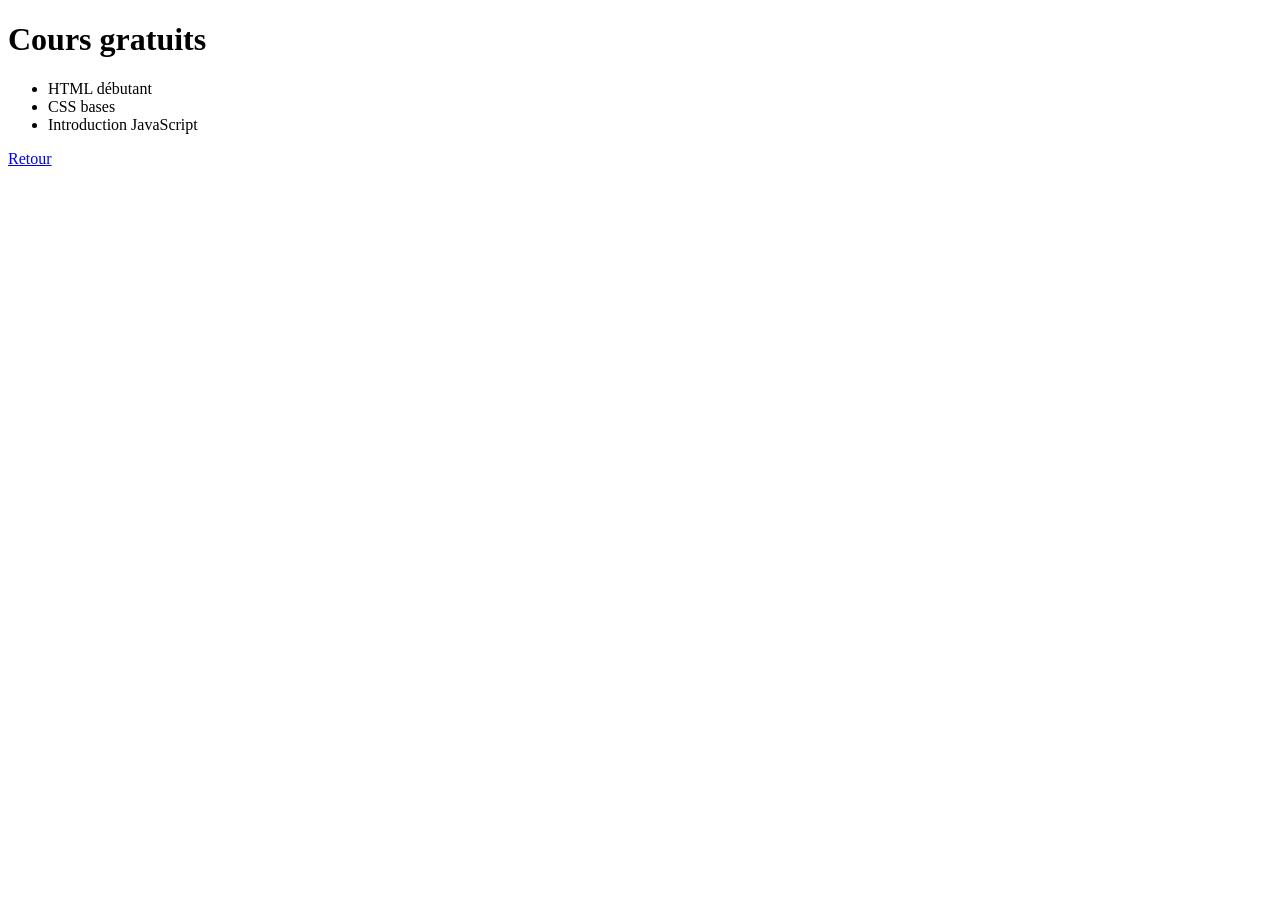
<file: cours.html>
<!DOCTYPE html>
<html lang="fr">
<head>
  <meta charset="UTF-8">
  <title>Cours gratuits</title>
</head>
<body>
  <h1>Cours gratuits</h1>

  <ul>
    <li>HTML débutant</li>
    <li>CSS bases</li>
    <li>Introduction JavaScript</li>
  </ul>

  <a href="index.html">Retour</a>
</body>
</html>
</file>
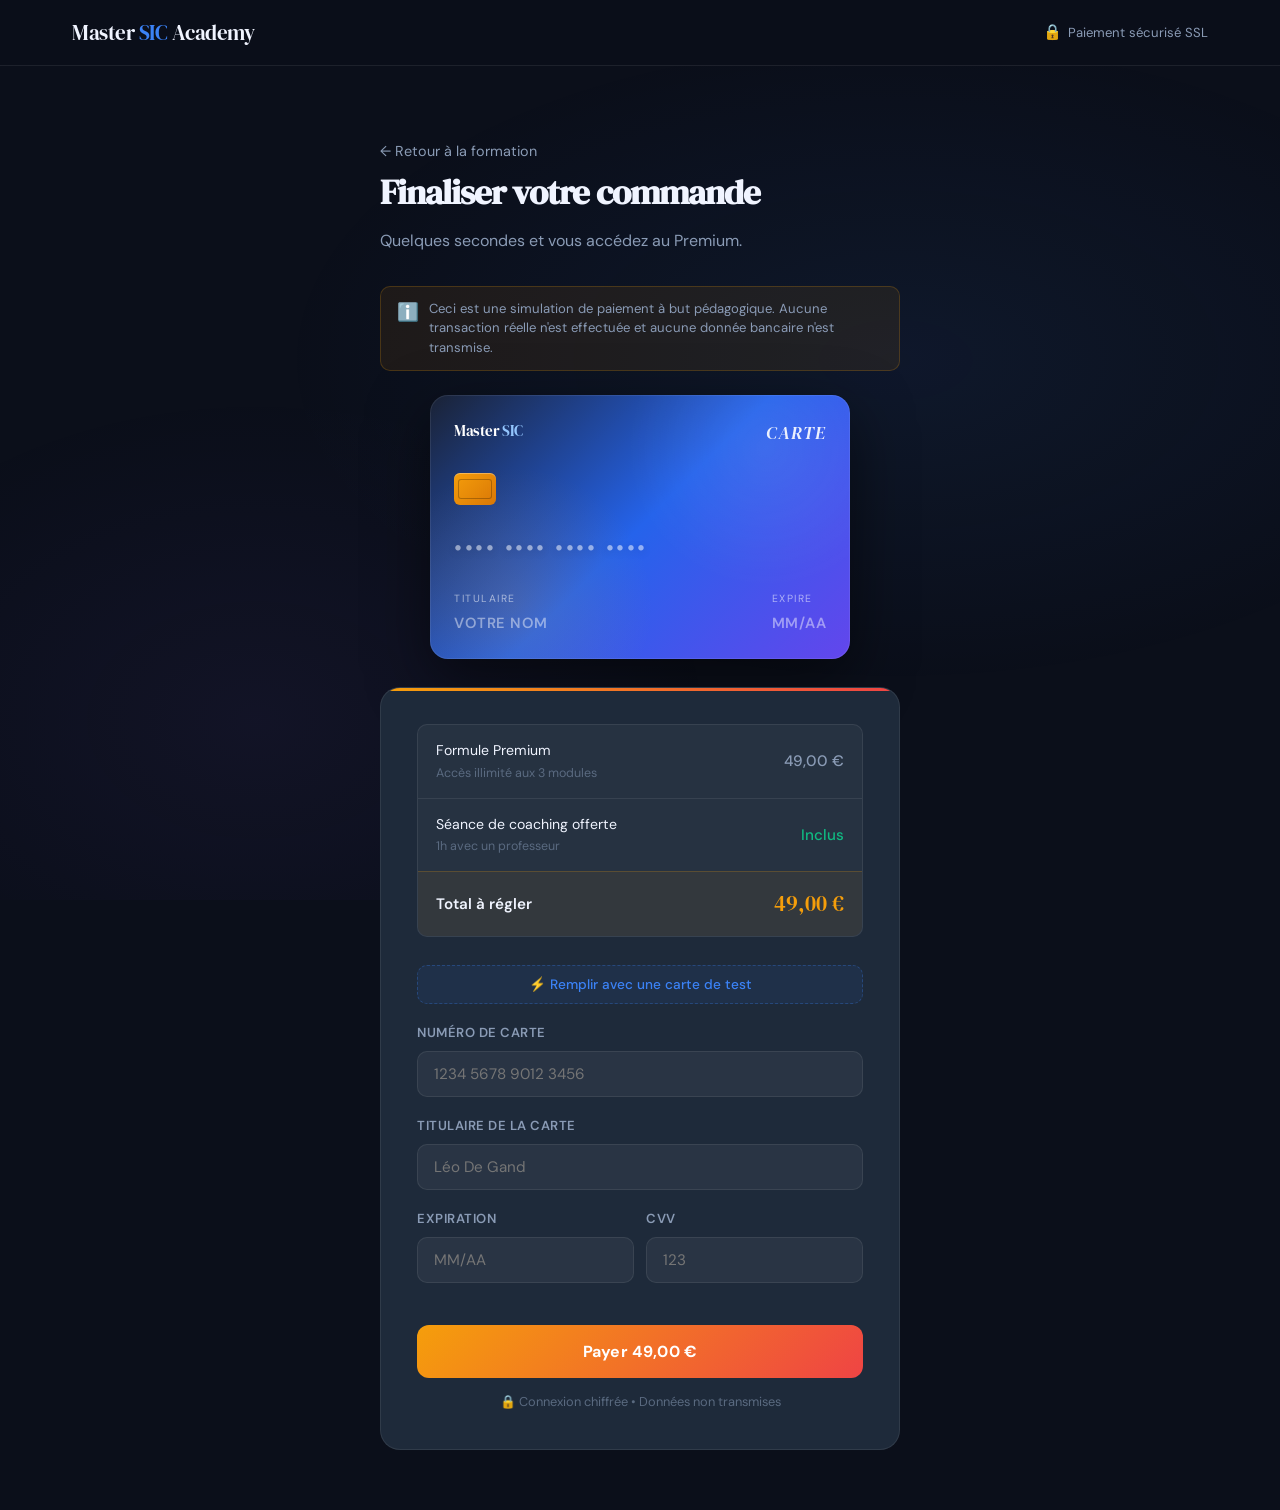
<file: paiement.html>
<!DOCTYPE html>
<html lang="fr">
<head>
  <meta charset="UTF-8">
  <meta name="viewport" content="width=device-width, initial-scale=1.0">
  <title>Paiement sécurisé — Master SIC Academy</title>
  <link rel="preconnect" href="https://fonts.googleapis.com">
  <link href="https://fonts.googleapis.com/css2?family=DM+Serif+Display:ital@0;1&family=DM+Sans:wght@300;400;500;600&display=swap" rel="stylesheet">
  <link rel="stylesheet" href="style.css">
  <style>
    /* ===== Carte de crédit visuelle (3D flip) ===== */
    .card-preview-wrap {
      perspective: 1200px;
      max-width: 420px;
      margin: 0 auto 28px;
    }
    .card-preview {
      position: relative;
      width: 100%;
      aspect-ratio: 1.586 / 1;
      transform-style: preserve-3d;
      transition: transform 0.7s cubic-bezier(0.4, 0.2, 0.2, 1);
    }
    .card-preview.flipped { transform: rotateY(180deg); }
    .card-face {
      position: absolute;
      inset: 0;
      backface-visibility: hidden;
      border-radius: 18px;
      padding: 24px;
      display: flex;
      flex-direction: column;
      justify-content: space-between;
      box-shadow: 0 20px 60px rgba(0,0,0,0.5), 0 0 0 1px rgba(255,255,255,0.08) inset;
      overflow: hidden;
    }
    .card-front {
      background: linear-gradient(135deg, #1a2235 0%, #2563EB 50%, #7C3AED 120%);
      color: #fff;
    }
    .card-front::before {
      content: '';
      position: absolute;
      inset: 0;
      background:
        radial-gradient(circle at 80% 20%, rgba(255,255,255,0.08) 0%, transparent 35%),
        radial-gradient(circle at 20% 80%, rgba(245,158,11,0.15) 0%, transparent 35%);
      pointer-events: none;
    }
    .card-back {
      background: linear-gradient(135deg, #0B0F1A 0%, #1E2A3A 100%);
      transform: rotateY(180deg);
      color: #fff;
      padding: 0;
    }
    .card-back::before {
      content: '';
      display: block;
      height: 48px;
      background: #000;
      margin-top: 24px;
    }
    .card-back-content {
      padding: 20px 24px 24px;
      display: flex;
      flex-direction: column;
      gap: 10px;
    }
    .cvv-strip {
      background: rgba(255,255,255,0.85);
      color: #111;
      border-radius: 6px;
      padding: 10px 14px;
      font-family: 'DM Sans', sans-serif;
      font-weight: 600;
      letter-spacing: 2px;
      text-align: right;
    }
    .card-back-label {
      font-size: 0.7rem;
      letter-spacing: 1.5px;
      color: rgba(255,255,255,0.5);
      text-transform: uppercase;
      text-align: right;
    }
    .card-back-note {
      font-size: 0.7rem;
      color: rgba(255,255,255,0.4);
      line-height: 1.5;
      margin-top: 8px;
    }
    .card-row { display: flex; justify-content: space-between; align-items: flex-start; position: relative; z-index: 1; }
    .card-brand {
      font-family: 'DM Serif Display', serif;
      font-size: 0.95rem;
      letter-spacing: -0.3px;
    }
    .card-brand span { color: #93C5FD; }
    .card-type {
      font-family: 'DM Serif Display', serif;
      font-style: italic;
      font-size: 1.1rem;
      letter-spacing: 1px;
      opacity: 0.9;
      transition: opacity 0.3s;
    }
    .card-chip {
      width: 42px;
      height: 32px;
      background: linear-gradient(135deg, #F59E0B 0%, #D97706 100%);
      border-radius: 6px;
      position: relative;
      box-shadow: inset 0 1px 0 rgba(255,255,255,0.3);
    }
    .card-chip::after {
      content: '';
      position: absolute;
      inset: 6px 4px;
      border: 1px solid rgba(0,0,0,0.25);
      border-radius: 3px;
      background:
        linear-gradient(0deg, transparent 33%, rgba(0,0,0,0.2) 33%, rgba(0,0,0,0.2) 36%, transparent 36%, transparent 66%, rgba(0,0,0,0.2) 66%, rgba(0,0,0,0.2) 69%, transparent 69%);
    }
    .card-number {
      font-family: 'DM Sans', monospace;
      font-size: 1.35rem;
      letter-spacing: 2.5px;
      font-weight: 500;
      position: relative;
      z-index: 1;
      text-shadow: 0 2px 8px rgba(0,0,0,0.3);
    }
    .card-number .placeholder { opacity: 0.5; }
    .card-bottom { display: flex; justify-content: space-between; gap: 16px; position: relative; z-index: 1; }
    .card-info-block .label {
      font-size: 0.65rem;
      letter-spacing: 1.5px;
      text-transform: uppercase;
      color: rgba(255,255,255,0.55);
      margin-bottom: 4px;
    }
    .card-info-block .value {
      font-size: 0.92rem;
      font-weight: 600;
      letter-spacing: 0.5px;
      text-transform: uppercase;
      min-height: 1.1em;
    }
    .card-info-block .value .placeholder { opacity: 0.45; }

    /* ===== Récap commande amélioré ===== */
    .payment-summary {
      flex-direction: column;
      align-items: stretch;
      gap: 0;
      padding: 0;
      overflow: hidden;
    }
    .ps-row {
      display: flex;
      justify-content: space-between;
      align-items: center;
      padding: 14px 18px;
    }
    .ps-row + .ps-row { border-top: 1px solid var(--border); }
    .ps-row.total {
      background: rgba(245,158,11,0.06);
      border-top: 1px solid rgba(245,158,11,0.2);
    }
    .ps-row.total .ps-label { color: var(--text); font-weight: 600; font-size: 0.95rem; }
    .ps-line { font-size: 0.88rem; color: var(--text); }
    .ps-line small { color: var(--text-dim); display: block; font-size: 0.78rem; margin-top: 2px; }
    .ps-amount { font-size: 0.95rem; color: var(--text-muted); font-weight: 500; }

    /* ===== Bouton de remplissage test ===== */
    .test-fill-btn {
      background: rgba(59,130,246,0.08);
      border: 1px dashed rgba(59,130,246,0.3);
      color: var(--accent-blue);
      padding: 10px 14px;
      border-radius: 10px;
      font-family: 'DM Sans', sans-serif;
      font-size: 0.85rem;
      font-weight: 500;
      cursor: pointer;
      width: 100%;
      margin-bottom: 18px;
      transition: all 0.2s;
    }
    .test-fill-btn:hover {
      background: rgba(59,130,246,0.14);
      border-style: solid;
    }

    /* ===== Étapes de paiement (status amélioré) ===== */
    .payment-process {
      display: none;
      margin-top: 20px;
      background: rgba(255,255,255,0.03);
      border: 1px solid var(--border);
      border-radius: 12px;
      padding: 20px;
    }
    .payment-process.show { display: block; animation: slideDown 0.4s ease; }
    @keyframes slideDown {
      from { opacity: 0; transform: translateY(-8px); }
      to { opacity: 1; transform: translateY(0); }
    }
    .step-line {
      display: flex;
      align-items: center;
      gap: 12px;
      padding: 8px 0;
      opacity: 0.4;
      transition: opacity 0.3s;
    }
    .step-line.active { opacity: 1; }
    .step-line.done { opacity: 0.7; }
    .step-icon {
      width: 22px;
      height: 22px;
      border-radius: 50%;
      border: 1.5px solid var(--text-dim);
      display: flex;
      align-items: center;
      justify-content: center;
      flex-shrink: 0;
      font-size: 0.7rem;
      transition: all 0.3s;
    }
    .step-line.active .step-icon {
      border-color: var(--accent-blue);
      background: rgba(59,130,246,0.2);
    }
    .step-line.active .step-icon::after {
      content: '';
      width: 8px; height: 8px;
      border: 2px solid var(--accent-blue);
      border-top-color: transparent;
      border-radius: 50%;
      animation: spin 0.8s linear infinite;
    }
    .step-line.done .step-icon {
      border-color: var(--accent-green);
      background: rgba(16,185,129,0.2);
      color: var(--accent-green);
    }
    .step-line.done .step-icon::after { content: '✓'; font-weight: 700; }
    @keyframes spin {
      from { transform: rotate(0deg); }
      to { transform: rotate(360deg); }
    }
    .step-text { font-size: 0.9rem; color: var(--text); }

    /* Confirmation succès */
    .success-screen {
      display: none;
      text-align: center;
      padding: 40px 20px;
      animation: zoomIn 0.5s cubic-bezier(0.2, 1.4, 0.4, 1);
    }
    .success-screen.show { display: block; }
    @keyframes zoomIn {
      from { opacity: 0; transform: scale(0.85); }
      to { opacity: 1; transform: scale(1); }
    }
    .success-check {
      width: 72px;
      height: 72px;
      margin: 0 auto 20px;
      background: rgba(16,185,129,0.15);
      border: 2px solid var(--accent-green);
      border-radius: 50%;
      display: flex;
      align-items: center;
      justify-content: center;
      font-size: 2rem;
      color: var(--accent-green);
    }
    .success-screen h2 {
      font-family: 'DM Serif Display', serif;
      font-size: 1.8rem;
      margin-bottom: 8px;
    }
    .success-screen p { color: var(--text-muted); margin-bottom: 4px; }

    /* Disclaimer pédagogique */
    .demo-disclaimer {
      background: rgba(245,158,11,0.08);
      border: 1px solid rgba(245,158,11,0.2);
      border-radius: 10px;
      padding: 12px 16px;
      font-size: 0.82rem;
      color: var(--text-muted);
      margin-bottom: 24px;
      display: flex;
      align-items: flex-start;
      gap: 10px;
      line-height: 1.5;
    }
    .demo-disclaimer span { font-size: 1.1rem; }

    /* Min nav simplifié pour checkout */
    .checkout-nav {
      position: fixed;
      top: 0; left: 0; right: 0;
      z-index: 100;
      background: rgba(11,15,26,0.85);
      backdrop-filter: blur(16px);
      border-bottom: 1px solid var(--border);
    }
    .checkout-nav-inner {
      max-width: 1200px;
      margin: 0 auto;
      padding: 16px 32px;
      display: flex;
      align-items: center;
      justify-content: space-between;
    }
    .checkout-secure-badge {
      display: flex;
      align-items: center;
      gap: 6px;
      font-size: 0.82rem;
      color: var(--text-muted);
    }
    .checkout-secure-badge::before {
      content: '🔒';
      font-size: 0.95rem;
    }
  </style>
</head>
<body>

  <!-- Navbar simplifiée pour le tunnel de paiement -->
  <nav class="checkout-nav">
    <div class="checkout-nav-inner">
      <a href="index.html" class="logo">Master<span> SIC</span> Academy</a>
      <div class="checkout-secure-badge">Paiement sécurisé SSL</div>
    </div>
  </nav>

  <div class="hero-bg"></div>

  <main class="payment-page">
    <div class="payment-container">

      <a href="index.html" class="back-link">← Retour à la formation</a>

      <h1>Finaliser votre commande</h1>
      <p class="subtitle">Quelques secondes et vous accédez au Premium.</p>

      <div class="demo-disclaimer">
        <span>ℹ️</span>
        <div>Ceci est une simulation de paiement à but pédagogique. Aucune transaction réelle n'est effectuée et aucune donnée bancaire n'est transmise.</div>
      </div>

      <!-- Carte de crédit visuelle interactive -->
      <div class="card-preview-wrap">
        <div class="card-preview" id="cardPreview">
          <div class="card-face card-front">
            <div class="card-row">
              <div class="card-brand">Master<span> SIC</span></div>
              <div class="card-type" id="cardType">CARTE</div>
            </div>
            <div class="card-row">
              <div class="card-chip"></div>
            </div>
            <div class="card-number" id="cardNumberDisplay">
              <span class="placeholder">•••• •••• •••• ••••</span>
            </div>
            <div class="card-bottom">
              <div class="card-info-block">
                <div class="label">Titulaire</div>
                <div class="value" id="cardNameDisplay"><span class="placeholder">VOTRE NOM</span></div>
              </div>
              <div class="card-info-block">
                <div class="label">Expire</div>
                <div class="value" id="cardExpiryDisplay"><span class="placeholder">MM/AA</span></div>
              </div>
            </div>
          </div>
          <div class="card-face card-back">
            <div class="card-back-content">
              <div class="card-back-label">CVV</div>
              <div class="cvv-strip" id="cardCvvDisplay">•••</div>
              <div class="card-back-note">Le CVV est le code à 3 chiffres au dos de votre carte.</div>
            </div>
          </div>
        </div>
      </div>

      <div class="payment-card">
        <!-- Récap commande -->
        <div class="payment-summary">
          <div class="ps-row">
            <div class="ps-line">
              Formule Premium
              <small>Accès illimité aux 3 modules</small>
            </div>
            <div class="ps-amount">49,00 €</div>
          </div>
          <div class="ps-row">
            <div class="ps-line">
              Séance de coaching offerte
              <small>1h avec un professeur</small>
            </div>
            <div class="ps-amount" style="color: var(--accent-green);">Inclus</div>
          </div>
          <div class="ps-row total">
            <div class="ps-label">Total à régler</div>
            <div class="ps-price">49,00 €</div>
          </div>
        </div>

        <!-- Bouton de remplissage test -->
        <button type="button" class="test-fill-btn" id="testFillBtn">
          ⚡ Remplir avec une carte de test
        </button>

        <!-- Formulaire -->
        <form id="paymentForm" autocomplete="off">
          <div class="form-group">
            <label for="cardNumber">Numéro de carte</label>
            <input type="text" id="cardNumber" inputmode="numeric" maxlength="19" placeholder="1234 5678 9012 3456">
          </div>

          <div class="form-group">
            <label for="name">Titulaire de la carte</label>
            <input type="text" id="name" placeholder="Léo De Gand">
          </div>

          <div class="form-row">
            <div class="form-group">
              <label for="expiry">Expiration</label>
              <input type="text" id="expiry" inputmode="numeric" maxlength="5" placeholder="MM/AA">
            </div>
            <div class="form-group">
              <label for="cvv">CVV</label>
              <input type="text" id="cvv" inputmode="numeric" maxlength="3" placeholder="123">
            </div>
          </div>

          <button type="button" class="btn-pay" id="payBtn" onclick="fakePayment()">
            Payer 49,00 €
          </button>

          <p class="secure-info">🔒 Connexion chiffrée • Données non transmises</p>
        </form>

        <!-- Process en plusieurs étapes -->
        <div class="payment-process" id="paymentProcess">
          <div class="step-line" id="step1">
            <div class="step-icon"></div>
            <div class="step-text">Vérification de la carte...</div>
          </div>
          <div class="step-line" id="step2">
            <div class="step-icon"></div>
            <div class="step-text">Connexion sécurisée à la banque...</div>
          </div>
          <div class="step-line" id="step3">
            <div class="step-icon"></div>
            <div class="step-text">Validation du paiement...</div>
          </div>
          <div class="step-line" id="step4">
            <div class="step-icon"></div>
            <div class="step-text">Activation de votre accès Premium...</div>
          </div>
        </div>

        <!-- Écran de succès -->
        <div class="success-screen" id="successScreen">
          <div class="success-check">✓</div>
          <h2>Paiement accepté</h2>
          <p>Votre accès Premium est activé.</p>
          <p style="font-size: 0.85rem; color: var(--text-dim); margin-top: 12px;">Redirection en cours...</p>
        </div>
      </div>

    </div>
  </main>

  <script src="script.js"></script>
</body>
</html>
</file>
<file: style.css>
/* ============================================================
   PlanControl Academy — Global Styles
   ============================================================ */
 
:root {
  --bg: #0B0F1A;
  --bg2: #111827;
  --bg3: #1a2235;
  --surface: #1E2A3A;
  --border: rgba(255,255,255,0.08);
  --text: #F0F4FF;
  --text-muted: #8A9BB5;
  --text-dim: #5A6A80;
  --accent-blue: #3B82F6;
  --accent-green: #10B981;
  --accent-purple: #8B5CF6;
  --accent-gold: #F59E0B;
  --radius: 16px;
  --shadow: 0 4px 32px rgba(0,0,0,0.4);
}
 
*, *::before, *::after { box-sizing: border-box; margin: 0; padding: 0; }
 
html { scroll-behavior: smooth; }
 
body {
  background: var(--bg);
  color: var(--text);
  font-family: 'DM Sans', sans-serif;
  font-size: 16px;
  line-height: 1.6;
  overflow-x: hidden;
}
 
/* ---- NAVBAR ---- */
.navbar {
  position: fixed;
  top: 0; left: 0; right: 0;
  z-index: 100;
  background: rgba(11,15,26,0.85);
  backdrop-filter: blur(16px);
  border-bottom: 1px solid var(--border);
}
.nav-inner {
  max-width: 1200px;
  margin: 0 auto;
  padding: 16px 32px;
  display: flex;
  align-items: center;
  justify-content: space-between;
}
.logo {
  font-family: 'DM Serif Display', serif;
  font-size: 1.3rem;
  color: var(--text);
  text-decoration: none;
  letter-spacing: -0.5px;
}
.logo span { color: var(--accent-blue); }
 
.nav-links {
  display: flex;
  gap: 32px;
  list-style: none;
}
.nav-links a {
  color: var(--text-muted);
  text-decoration: none;
  font-size: 0.9rem;
  font-weight: 500;
  transition: color 0.2s;
}
.nav-links a:hover { color: var(--text); }
 
/* ---- HERO ---- */
.hero {
  min-height: 100vh;
  display: flex;
  align-items: center;
  padding: 100px 32px 60px;
  max-width: 1200px;
  margin: 0 auto;
  position: relative;
  gap: 60px;
}
.hero-bg {
  position: fixed;
  top: 0; left: 0; right: 0; bottom: 0;
  z-index: -1;
  background: radial-gradient(ellipse 80% 60% at 70% 40%, rgba(59,130,246,0.08) 0%, transparent 60%),
              radial-gradient(ellipse 60% 60% at 20% 80%, rgba(139,92,246,0.06) 0%, transparent 60%);
}
.hero-content { flex: 1; max-width: 560px; }
.hero-badge {
  display: inline-block;
  background: rgba(59,130,246,0.15);
  border: 1px solid rgba(59,130,246,0.3);
  color: var(--accent-blue);
  padding: 6px 14px;
  border-radius: 100px;
  font-size: 0.8rem;
  font-weight: 500;
  letter-spacing: 0.5px;
  margin-bottom: 24px;
}
.hero h1 {
  font-family: 'DM Serif Display', serif;
  font-size: clamp(3rem, 6vw, 5rem);
  line-height: 1.05;
  letter-spacing: -2px;
  margin-bottom: 20px;
}
.hero h1 em {
  font-style: italic;
  color: var(--accent-blue);
}
.hero-sub {
  color: var(--text-muted);
  font-size: 1.05rem;
  line-height: 1.7;
  margin-bottom: 36px;
  max-width: 480px;
}
.hero-cta { display: flex; gap: 12px; flex-wrap: wrap; }
 
/* ---- HERO VISUAL ---- */
.hero-visual {
  flex: 1;
  position: relative;
  min-height: 380px;
  display: flex;
  align-items: center;
  justify-content: center;
}
.hero-orb {
  width: 320px;
  height: 320px;
  border-radius: 50%;
  background: radial-gradient(circle, rgba(59,130,246,0.12) 0%, rgba(139,92,246,0.08) 50%, transparent 70%);
  border: 1px solid rgba(59,130,246,0.15);
  position: relative;
}
.floating-card {
  position: absolute;
  background: var(--surface);
  border: 1px solid var(--border);
  border-radius: 12px;
  padding: 12px 18px;
  display: flex;
  align-items: center;
  gap: 8px;
  font-weight: 500;
  font-size: 0.9rem;
  box-shadow: var(--shadow);
  animation: float 4s ease-in-out infinite;
}
.floating-card .card-icon { font-size: 1.3rem; }
.card-1 { top: 30px; right: 30px; animation-delay: 0s; }
.card-2 { top: 50%; left: 10px; transform: translateY(-50%); animation-delay: 1.3s; }
.card-3 { bottom: 30px; right: 40px; animation-delay: 2.6s; }
 
@keyframes float {
  0%, 100% { transform: translateY(0); }
  50% { transform: translateY(-10px); }
}
.card-2 { animation: float2 4s ease-in-out infinite 1.3s; }
@keyframes float2 {
  0%, 100% { transform: translateY(-50%); }
  50% { transform: translateY(calc(-50% - 10px)); }
}
 
/* ---- BUTTONS ---- */
.btn {
  display: inline-block;
  padding: 12px 24px;
  border-radius: 10px;
  text-decoration: none;
  font-weight: 600;
  font-size: 0.95rem;
  transition: all 0.2s;
  cursor: pointer;
  border: none;
}
.btn-primary {
  background: var(--accent-blue);
  color: #fff;
  box-shadow: 0 4px 20px rgba(59,130,246,0.35);
}
.btn-primary:hover {
  background: #2563EB;
  transform: translateY(-2px);
  box-shadow: 0 8px 30px rgba(59,130,246,0.5);
}
.btn-ghost {
  background: transparent;
  color: var(--text-muted);
  border: 1px solid var(--border);
}
.btn-ghost:hover { color: var(--text); border-color: rgba(255,255,255,0.2); }
 
.btn-course {
  background: rgba(255,255,255,0.06);
  color: var(--text);
  border: 1px solid var(--border);
  width: 100%;
  text-align: center;
  margin-top: 16px;
}
.btn-course:hover {
  background: rgba(255,255,255,0.1);
  border-color: rgba(255,255,255,0.2);
  transform: translateY(-1px);
}
.btn-premium {
  background: linear-gradient(135deg, #F59E0B, #EF4444);
  color: #fff;
  box-shadow: 0 4px 20px rgba(245,158,11,0.3);
  font-size: 1rem;
  padding: 14px 28px;
}
.btn-premium:hover {
  transform: translateY(-2px);
  box-shadow: 0 8px 30px rgba(245,158,11,0.5);
}
 
/* ---- STATS BAR ---- */
.stats-bar {
  background: var(--surface);
  border-top: 1px solid var(--border);
  border-bottom: 1px solid var(--border);
}
.stats-inner {
  max-width: 1200px;
  margin: 0 auto;
  padding: 28px 32px;
  display: grid;
  grid-template-columns: repeat(4, 1fr);
  text-align: center;
  gap: 16px;
}
.stat strong {
  display: block;
  font-family: 'DM Serif Display', serif;
  font-size: 2rem;
  color: var(--accent-blue);
}
.stat span {
  font-size: 0.85rem;
  color: var(--text-muted);
  font-weight: 500;
}
 
/* ---- SECTION COMMONS ---- */
.section-header {
  text-align: center;
  margin-bottom: 56px;
}
.section-tag {
  display: inline-block;
  background: rgba(59,130,246,0.12);
  color: var(--accent-blue);
  border: 1px solid rgba(59,130,246,0.25);
  padding: 4px 12px;
  border-radius: 100px;
  font-size: 0.78rem;
  font-weight: 600;
  letter-spacing: 1px;
  text-transform: uppercase;
  margin-bottom: 16px;
}
.premium-tag {
  background: rgba(245,158,11,0.12);
  color: var(--accent-gold);
  border-color: rgba(245,158,11,0.25);
}
.section-header h2, .about-inner h2, .premium-text h2 {
  font-family: 'DM Serif Display', serif;
  font-size: clamp(2rem, 4vw, 3rem);
  letter-spacing: -1.5px;
  margin-bottom: 12px;
}
.section-header p {
  color: var(--text-muted);
  max-width: 520px;
  margin: 0 auto;
  font-size: 1rem;
}
 
/* ---- COURSES SECTION ---- */
.courses-section {
  max-width: 1200px;
  margin: 0 auto;
  padding: 100px 32px;
}
.courses-grid {
  display: grid;
  grid-template-columns: repeat(auto-fit, minmax(320px, 1fr));
  gap: 24px;
}
.course-card {
  background: var(--surface);
  border: 1px solid var(--border);
  border-radius: var(--radius);
  overflow: hidden;
  transition: transform 0.2s, box-shadow 0.2s;
}
.course-card:hover {
  transform: translateY(-4px);
  box-shadow: 0 8px 40px rgba(0,0,0,0.4);
}
.course-card-top {
  background: linear-gradient(135deg, rgba(var(--accent-rgb),0.15) 0%, transparent 100%);
  padding: 28px;
  border-bottom: 1px solid var(--border);
  position: relative;
  background: color-mix(in srgb, var(--accent) 8%, var(--bg3));
}
.course-number {
  font-family: 'DM Serif Display', serif;
  font-size: 3.5rem;
  color: var(--border);
  position: absolute;
  top: 12px;
  right: 20px;
  line-height: 1;
  opacity: 0.5;
}
.course-icon { font-size: 2.5rem; margin-bottom: 12px; }
.course-tags { display: flex; gap: 8px; flex-wrap: wrap; }
.course-tags span {
  background: rgba(255,255,255,0.07);
  border: 1px solid var(--border);
  padding: 3px 10px;
  border-radius: 6px;
  font-size: 0.75rem;
  color: var(--text-muted);
}
.course-card-body { padding: 24px; }
.course-card-body h3 {
  font-family: 'DM Serif Display', serif;
  font-size: 1.4rem;
  margin-bottom: 10px;
  letter-spacing: -0.5px;
}
.course-card-body p {
  color: var(--text-muted);
  font-size: 0.9rem;
  line-height: 1.6;
  margin-bottom: 16px;
}
.course-meta {
  display: flex;
  gap: 12px;
  flex-wrap: wrap;
  margin-bottom: 8px;
}
.course-meta span {
  font-size: 0.78rem;
  color: var(--text-dim);
}
 
/* ---- PREMIUM SECTION ---- */
.premium-section {
  background: var(--bg2);
  border-top: 1px solid var(--border);
  border-bottom: 1px solid var(--border);
  padding: 100px 32px;
}
.premium-inner {
  max-width: 1100px;
  margin: 0 auto;
  display: grid;
  grid-template-columns: 1.2fr 1fr;
  gap: 80px;
  align-items: center;
}
.premium-text h2 em {
  font-style: italic;
  color: var(--accent-gold);
}
.premium-text p {
  color: var(--text-muted);
  margin: 16px 0 24px;
  line-height: 1.7;
  font-size: 1rem;
}
.premium-features {
  list-style: none;
  margin-bottom: 32px;
  display: flex;
  flex-direction: column;
  gap: 10px;
}
.premium-features li {
  color: var(--text-muted);
  font-size: 0.95rem;
}
 
/* Premium Card Visual */
.premium-card {
  background: var(--surface);
  border: 1px solid var(--border);
  border-radius: 20px;
  padding: 32px;
  box-shadow: 0 8px 40px rgba(0,0,0,0.3);
  position: relative;
  overflow: hidden;
}
.premium-card::before {
  content: '';
  position: absolute;
  top: 0; left: 0; right: 0;
  height: 3px;
  background: linear-gradient(90deg, #F59E0B, #EF4444);
}
.pc-header {
  display: flex;
  align-items: center;
  gap: 14px;
  margin-bottom: 28px;
  padding-bottom: 20px;
  border-bottom: 1px solid var(--border);
}
.pc-header span { font-size: 2.5rem; }
.pc-header strong { display: block; font-size: 1rem; font-weight: 600; }
.pc-header small { color: var(--text-muted); font-size: 0.82rem; }
.pc-modules { display: flex; flex-direction: column; gap: 12px; margin-bottom: 24px; }
.pc-module {
  background: rgba(255,255,255,0.04);
  border: 1px solid var(--border);
  padding: 10px 14px;
  border-radius: 8px;
  font-size: 0.9rem;
  display: flex;
  align-items: center;
  gap: 8px;
}
.pc-badge {
  background: linear-gradient(135deg, #F59E0B, #EF4444);
  color: #fff;
  padding: 6px 16px;
  border-radius: 8px;
  font-size: 0.82rem;
  font-weight: 700;
  letter-spacing: 1px;
  text-transform: uppercase;
  display: inline-block;
}
 
/* ---- ABOUT SECTION ---- */
.about-section {
  padding: 100px 32px;
}
.about-inner {
  max-width: 1100px;
  margin: 0 auto;
  text-align: center;
}
.about-inner h2 { margin: 16px 0 48px; }
.about-grid {
  display: grid;
  grid-template-columns: repeat(auto-fit, minmax(240px, 1fr));
  gap: 24px;
  text-align: left;
}
.about-card {
  background: var(--surface);
  border: 1px solid var(--border);
  border-radius: var(--radius);
  padding: 28px;
}
.about-icon { font-size: 2rem; margin-bottom: 14px; display: block; }
.about-card h4 {
  font-family: 'DM Serif Display', serif;
  font-size: 1.1rem;
  margin-bottom: 8px;
}
.about-card p { color: var(--text-muted); font-size: 0.9rem; }
 
/* ---- FOOTER ---- */
.footer {
  background: var(--bg2);
  border-top: 1px solid var(--border);
  padding: 40px 32px;
}
.footer-inner {
  max-width: 1200px;
  margin: 0 auto;
  display: flex;
  flex-direction: column;
  align-items: center;
  gap: 12px;
  text-align: center;
}
.footer-logo {
  font-family: 'DM Serif Display', serif;
  font-size: 1.2rem;
}
.footer-logo span { color: var(--accent-blue); }
.footer p { color: var(--text-dim); font-size: 0.85rem; }
.footer-links {
  display: flex;
  gap: 24px;
  margin-top: 8px;
}
.footer-links a {
  color: var(--text-dim);
  text-decoration: none;
  font-size: 0.85rem;
  transition: color 0.2s;
}
.footer-links a:hover { color: var(--text); }
 
/* ============================================================
   COURS PAGE STYLES (shared by cours-*.html)
   ============================================================ */
 
.course-hero {
  padding: 120px 32px 60px;
  max-width: 1000px;
  margin: 0 auto;
}
.breadcrumb {
  font-size: 0.85rem;
  color: var(--text-dim);
  margin-bottom: 24px;
}
.breadcrumb a { color: var(--text-dim); text-decoration: none; }
.breadcrumb a:hover { color: var(--text-muted); }
.breadcrumb span { margin: 0 8px; }
 
.course-hero-badge {
  display: inline-flex;
  align-items: center;
  gap: 8px;
  background: var(--surface);
  border: 1px solid var(--border);
  padding: 6px 14px;
  border-radius: 100px;
  font-size: 0.82rem;
  color: var(--text-muted);
  margin-bottom: 20px;
}
.course-hero h1 {
  font-family: 'DM Serif Display', serif;
  font-size: clamp(2.2rem, 5vw, 3.5rem);
  letter-spacing: -2px;
  line-height: 1.1;
  margin-bottom: 16px;
}
.course-hero p.lead {
  color: var(--text-muted);
  font-size: 1.05rem;
  line-height: 1.7;
  max-width: 680px;
  margin-bottom: 28px;
}
.course-chips {
  display: flex;
  gap: 10px;
  flex-wrap: wrap;
  margin-bottom: 32px;
}
.chip {
  background: rgba(255,255,255,0.06);
  border: 1px solid var(--border);
  padding: 5px 14px;
  border-radius: 8px;
  font-size: 0.82rem;
  color: var(--text-muted);
}
 
.course-content {
  max-width: 1000px;
  margin: 0 auto;
  padding: 0 32px 80px;
}
 
/* Tabs */
.tabs {
  display: flex;
  gap: 4px;
  background: var(--surface);
  border: 1px solid var(--border);
  border-radius: 12px;
  padding: 4px;
  margin-bottom: 32px;
  width: fit-content;
}
.tab-btn {
  padding: 10px 20px;
  border-radius: 8px;
  border: none;
  background: transparent;
  color: var(--text-muted);
  font-family: 'DM Sans', sans-serif;
  font-size: 0.9rem;
  font-weight: 500;
  cursor: pointer;
  transition: all 0.2s;
}
.tab-btn.active {
  background: var(--bg3);
  color: var(--text);
  border: 1px solid var(--border);
}
.tab-panel { display: none; }
.tab-panel.active { display: block; }
 
/* Fiche de synthèse */
.fiche {
  background: var(--surface);
  border: 1px solid var(--border);
  border-radius: var(--radius);
  padding: 36px;
  line-height: 1.8;
}
.fiche h2 {
  font-family: 'DM Serif Display', serif;
  font-size: 1.6rem;
  margin-bottom: 20px;
  letter-spacing: -0.5px;
}
.fiche h3 {
  font-family: 'DM Serif Display', serif;
  font-size: 1.15rem;
  margin: 24px 0 10px;
  color: var(--text);
}
.fiche p { color: var(--text-muted); margin-bottom: 12px; font-size: 0.95rem; }
.fiche ul {
  color: var(--text-muted);
  padding-left: 20px;
  font-size: 0.95rem;
  margin-bottom: 12px;
}
.fiche li { margin-bottom: 6px; }
.key-box {
  background: rgba(59,130,246,0.08);
  border: 1px solid rgba(59,130,246,0.2);
  border-radius: 10px;
  padding: 16px 20px;
  margin: 20px 0;
}
.key-box p { color: var(--text); margin: 0; }
 
/* Exercices */
.exercice-card {
  background: var(--surface);
  border: 1px solid var(--border);
  border-radius: var(--radius);
  padding: 28px;
  margin-bottom: 20px;
}
.exercice-card h3 {
  font-family: 'DM Serif Display', serif;
  font-size: 1.2rem;
  margin-bottom: 12px;
}
.exercice-card p { color: var(--text-muted); font-size: 0.95rem; margin-bottom: 16px; }
.exercice-enonce {
  background: rgba(255,255,255,0.04);
  border: 1px solid var(--border);
  border-radius: 8px;
  padding: 16px;
  font-size: 0.9rem;
  color: var(--text-muted);
  margin-bottom: 16px;
  line-height: 1.7;
}
.corrige {
  display: none;
  background: rgba(16,185,129,0.06);
  border: 1px solid rgba(16,185,129,0.2);
  border-radius: 8px;
  padding: 16px;
  font-size: 0.9rem;
  color: var(--text-muted);
  margin-top: 12px;
  line-height: 1.7;
}
.corrige.show { display: block; }
.btn-corrige {
  background: rgba(16,185,129,0.1);
  border: 1px solid rgba(16,185,129,0.25);
  color: var(--accent-green);
  padding: 8px 18px;
  border-radius: 8px;
  font-size: 0.85rem;
  font-weight: 600;
  cursor: pointer;
  transition: all 0.2s;
  font-family: 'DM Sans', sans-serif;
}
.btn-corrige:hover { background: rgba(16,185,129,0.18); }
 
/* Vidéo */
.video-section { text-align: center; padding: 20px 0; }
.video-placeholder {
  background: var(--surface);
  border: 1px solid var(--border);
  border-radius: var(--radius);
  padding: 60px 40px;
  display: flex;
  flex-direction: column;
  align-items: center;
  gap: 16px;
  max-width: 640px;
  margin: 0 auto 24px;
}
.video-play {
  width: 72px;
  height: 72px;
  border-radius: 50%;
  background: var(--accent-blue);
  display: flex;
  align-items: center;
  justify-content: center;
  font-size: 1.8rem;
  cursor: pointer;
  transition: transform 0.2s, box-shadow 0.2s;
  box-shadow: 0 4px 20px rgba(59,130,246,0.4);
}
.video-play:hover {
  transform: scale(1.08);
  box-shadow: 0 6px 30px rgba(59,130,246,0.6);
}
.video-placeholder h3 {
  font-family: 'DM Serif Display', serif;
  font-size: 1.2rem;
}
.video-placeholder p { color: var(--text-muted); font-size: 0.9rem; }
.video-embed { display: none; }
.video-embed.show {
  display: block;
  max-width: 640px;
  margin: 0 auto;
  border-radius: var(--radius);
  overflow: hidden;
  border: 1px solid var(--border);
}
.video-embed iframe { width: 100%; aspect-ratio: 16/9; border: none; display: block; }
 
/* Premium Banner on cours pages */
.premium-banner {
  background: linear-gradient(135deg, rgba(245,158,11,0.12) 0%, rgba(239,68,68,0.08) 100%);
  border: 1px solid rgba(245,158,11,0.25);
  border-radius: var(--radius);
  padding: 32px;
  display: flex;
  align-items: center;
  justify-content: space-between;
  gap: 24px;
  flex-wrap: wrap;
  margin-top: 40px;
}
.premium-banner h3 {
  font-family: 'DM Serif Display', serif;
  font-size: 1.3rem;
  margin-bottom: 6px;
}
.premium-banner p { color: var(--text-muted); font-size: 0.9rem; }
 
/* ============================================================
   PAIEMENT PAGE
   ============================================================ */
 
.payment-page {
  min-height: 100vh;
  display: flex;
  align-items: center;
  justify-content: center;
  padding: 120px 32px 60px;
}
.payment-container {
  max-width: 520px;
  width: 100%;
}
.payment-container h1 {
  font-family: 'DM Serif Display', serif;
  font-size: 2.2rem;
  margin-bottom: 8px;
  letter-spacing: -1px;
}
.payment-container .subtitle {
  color: var(--text-muted);
  margin-bottom: 32px;
}
.payment-card {
  background: var(--surface);
  border: 1px solid var(--border);
  border-radius: 20px;
  padding: 36px;
  position: relative;
  overflow: hidden;
}
.payment-card::before {
  content: '';
  position: absolute;
  top: 0; left: 0; right: 0;
  height: 3px;
  background: linear-gradient(90deg, #F59E0B, #EF4444);
}
.payment-summary {
  background: rgba(255,255,255,0.04);
  border: 1px solid var(--border);
  border-radius: 10px;
  padding: 16px 18px;
  margin-bottom: 28px;
  display: flex;
  justify-content: space-between;
  align-items: center;
}
.payment-summary .ps-label { font-size: 0.9rem; color: var(--text-muted); }
.payment-summary .ps-price {
  font-family: 'DM Serif Display', serif;
  font-size: 1.4rem;
  color: var(--accent-gold);
}
.form-group {
  margin-bottom: 18px;
}
.form-group label {
  display: block;
  font-size: 0.82rem;
  font-weight: 600;
  color: var(--text-muted);
  margin-bottom: 8px;
  letter-spacing: 0.5px;
  text-transform: uppercase;
}
.form-group input {
  width: 100%;
  background: rgba(255,255,255,0.05);
  border: 1px solid var(--border);
  border-radius: 10px;
  padding: 12px 16px;
  color: var(--text);
  font-family: 'DM Sans', sans-serif;
  font-size: 0.95rem;
  transition: border-color 0.2s;
  outline: none;
}
.form-group input:focus {
  border-color: rgba(59,130,246,0.5);
  background: rgba(59,130,246,0.04);
}
.form-row {
  display: grid;
  grid-template-columns: 1fr 1fr;
  gap: 12px;
}
.btn-pay {
  width: 100%;
  background: linear-gradient(135deg, #F59E0B, #EF4444);
  color: #fff;
  border: none;
  padding: 16px;
  border-radius: 12px;
  font-family: 'DM Sans', sans-serif;
  font-size: 1rem;
  font-weight: 700;
  cursor: pointer;
  margin-top: 24px;
  transition: all 0.2s;
  letter-spacing: 0.3px;
}
.btn-pay:hover {
  transform: translateY(-2px);
  box-shadow: 0 6px 24px rgba(245,158,11,0.4);
}
.btn-pay:disabled {
  opacity: 0.6;
  cursor: not-allowed;
  transform: none;
}
#status {
  text-align: center;
  margin-top: 16px;
  font-size: 0.95rem;
  min-height: 24px;
  color: var(--text-muted);
}
.secure-info {
  display: flex;
  align-items: center;
  justify-content: center;
  gap: 6px;
  margin-top: 14px;
  font-size: 0.8rem;
  color: var(--text-dim);
}
.back-link {
  display: inline-flex;
  align-items: center;
  gap: 6px;
  color: var(--text-muted);
  text-decoration: none;
  font-size: 0.9rem;
  margin-top: 20px;
  transition: color 0.2s;
}
.back-link:hover { color: var(--text); }
 
/* ============================================================
   COURS PREMIUM PAGE
   ============================================================ */
 
.premium-page-hero {
  padding: 120px 32px 60px;
  max-width: 1000px;
  margin: 0 auto;
  text-align: center;
}
.premium-page-hero h1 {
  font-family: 'DM Serif Display', serif;
  font-size: clamp(2.2rem, 5vw, 3.5rem);
  letter-spacing: -2px;
  margin: 16px 0 14px;
}
.premium-page-hero p {
  color: var(--text-muted);
  font-size: 1.05rem;
  line-height: 1.7;
  max-width: 600px;
  margin: 0 auto 32px;
}
.premium-courses-grid {
  max-width: 1000px;
  margin: 0 auto;
  padding: 0 32px 80px;
  display: grid;
  gap: 20px;
}
.premium-course-item {
  background: var(--surface);
  border: 1px solid var(--border);
  border-radius: var(--radius);
  padding: 28px 32px;
  display: flex;
  align-items: flex-start;
  gap: 24px;
  transition: border-color 0.2s;
}
.premium-course-item:hover {
  border-color: rgba(245,158,11,0.35);
}
.pci-icon {
  font-size: 2.5rem;
  flex-shrink: 0;
  width: 60px;
  height: 60px;
  background: rgba(255,255,255,0.05);
  border-radius: 12px;
  display: flex;
  align-items: center;
  justify-content: center;
}
.pci-body h3 {
  font-family: 'DM Serif Display', serif;
  font-size: 1.2rem;
  margin-bottom: 8px;
}
.pci-body p { color: var(--text-muted); font-size: 0.9rem; line-height: 1.6; }
.pci-features {
  display: flex;
  gap: 10px;
  flex-wrap: wrap;
  margin-top: 12px;
}
.pci-features span {
  background: rgba(245,158,11,0.1);
  border: 1px solid rgba(245,158,11,0.2);
  color: var(--accent-gold);
  padding: 3px 10px;
  border-radius: 6px;
  font-size: 0.78rem;
  font-weight: 500;
}
 
/* ============================================================
   RESPONSIVE
   ============================================================ */
@media (max-width: 768px) {
  .hero { flex-direction: column; text-align: center; }
  .hero-cta { justify-content: center; }
  .hero-sub { margin: 0 auto 36px; }
  .hero-visual { display: none; }
  .stats-inner { grid-template-columns: repeat(2, 1fr); }
  .premium-inner { grid-template-columns: 1fr; gap: 40px; }
  .premium-visual { display: none; }
  .tabs { flex-wrap: wrap; width: 100%; }
  .tab-btn { flex: 1; text-align: center; }
  .form-row { grid-template-columns: 1fr; }
  .nav-links { display: none; }
  .premium-banner { flex-direction: column; text-align: center; }
  .premium-course-item { flex-direction: column; }
}
</file>
